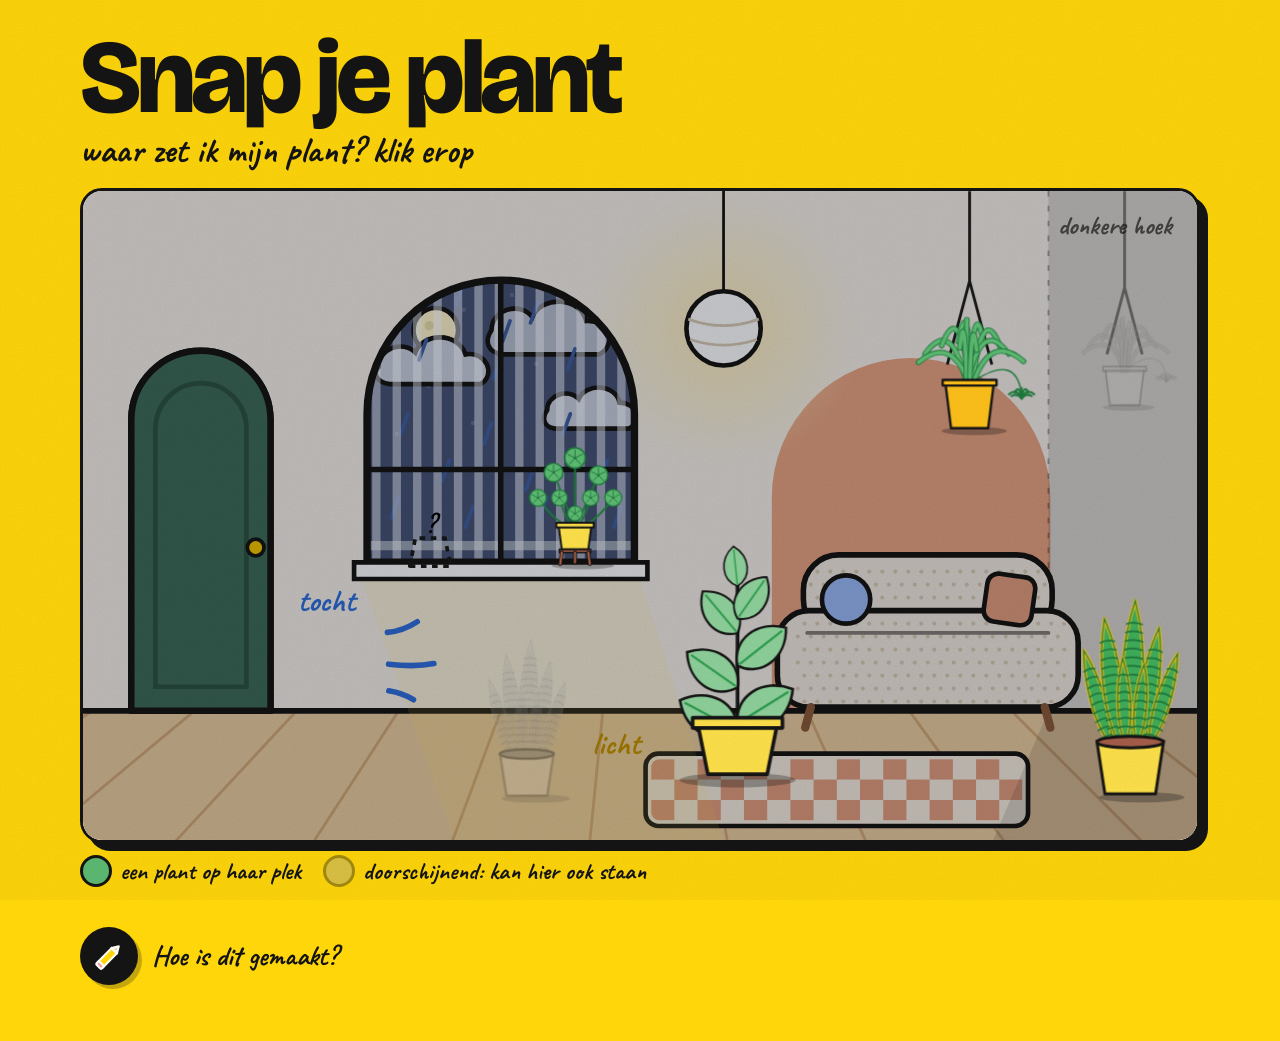
<file: index.html>
<!DOCTYPE html>
<html lang="nl">
<head>
<meta charset="UTF-8">
<meta name="viewport" content="width=device-width, initial-scale=1.0, viewport-fit=cover">
<meta name="description" content="Welke plant past waar in je huiskamer? Geanimeerde plantenfiches, getekend in een schriftje.">
<meta name="theme-color" content="#FFD60A">
<meta name="apple-mobile-web-app-capable" content="yes">
<meta name="apple-mobile-web-app-title" content="Snap je plant">
<link rel="manifest" href="manifest.webmanifest">
<link rel="icon" href="icons/icon.svg" type="image/svg+xml">
<link rel="apple-touch-icon" href="icons/apple-touch-icon.png">
<title>Snap je plant</title>
<link rel="stylesheet" href="https://fonts.googleapis.com/css2?family=Bricolage+Grotesque:opsz,wght@12..96,500;12..96,800&family=Caveat:wght@600;700&display=swap">
<style>
:root{--desk:#FFD60A;--ink:#141414;--paper:#FFFDF6;--leaf:#2E9E4F;--red:#D8263A;--purple:#5B2A9E;
--display:"Bricolage Grotesque",system-ui,sans-serif;--hand:"Caveat","Comic Sans MS",cursive;color-scheme:light}
body{margin:0;background:var(--desk);color:var(--ink);font-family:var(--display)}
[hidden]{display:none!important}
.wrap{max-width:1120px;margin:0 auto;padding-inline:16px;padding-block:32px 56px}
h1{font:800 clamp(48px,11vw,104px)/.88 var(--display);letter-spacing:-.04em;margin:0;text-wrap:balance}
.hand{font:700 clamp(26px,5.4vw,36px)/1 var(--hand);margin:8px 0 20px}
.roomwrap{border:3px solid var(--ink);border-radius:22px;box-shadow:8px 8px 0 var(--ink);overflow-x:auto;overflow-y:hidden;background:#F6EFE2;-webkit-overflow-scrolling:touch;scrollbar-width:thin}
svg.room{display:block;height:clamp(380px,68vh,600px);width:auto;max-width:none}
@media (min-width:900px){svg.room{width:100%;height:auto}}
.mini{position:relative;width:max-content;margin:14px auto 4px;border:3px solid var(--ink);border-radius:10px;overflow:hidden;background:#F6EFE2;cursor:pointer;touch-action:none}
.mini .minisvg{display:block;height:72px;width:auto}
.mini .minisvg .gust{animation:none;stroke-dashoffset:0}
.mini .vp{position:absolute;top:0;bottom:0;left:0;border:3px solid var(--ink);border-radius:6px;background:rgba(255,214,10,.28);box-sizing:border-box}
.mini .hand{position:absolute;width:30px;height:33px;left:50%;bottom:-6px;margin-left:-15px;animation:nudge 1.4s ease-in-out infinite}
.mini.moved .hand{opacity:0;transition:opacity .4s;animation:none}
@keyframes nudge{0%,100%{transform:translateX(-12px) rotate(-8deg)}50%{transform:translateX(12px) rotate(8deg)}}
.mini.off{display:none}
svg.room .lbl{font:700 34px var(--hand)}
svg.room .gust{stroke-dasharray:120;stroke-dashoffset:120;animation:gust 1.6s ease-out infinite}
svg.room .gust:nth-of-type(2){animation-delay:.5s}svg.room .gust:nth-of-type(3){animation-delay:1s}
@keyframes gust{0%{stroke-dashoffset:120;opacity:1}100%{stroke-dashoffset:-120;opacity:0}}
.pl{cursor:pointer;outline:none}
.pl .lift{transition:transform .45s cubic-bezier(.2,.8,.2,1);transform-box:fill-box;transform-origin:50% 100%}
.pl:hover .lift,.pl:focus-visible .lift{transform:translateY(-10px) scale(1.04)}
.pl .enter{animation:plIn .9s cubic-bezier(.2,.8,.2,1) var(--d,0s) both}
@keyframes plIn{from{opacity:0;transform:translateY(24px)}to{opacity:1;transform:none}}
.pl .sway{transform-box:fill-box;transform-origin:50% 100%;animation:plSway var(--t,6s) ease-in-out infinite}
@keyframes plSway{0%,100%{transform:rotate(-1.2deg)}50%{transform:rotate(1.2deg)}}
.pl.ghost .lift{animation:ghost 4s ease-in-out infinite}
@keyframes ghost{0%,100%{opacity:.3}50%{opacity:.5}}
svg.room .swing{transform-box:view-box;transform-origin:690px 0;animation:swing 7s ease-in-out infinite}
@keyframes swing{0%,100%{transform:rotate(-2deg)}50%{transform:rotate(2deg)}}
svg.room .beam{animation:beam 6s ease-in-out infinite}
svg.room .beamwrap,svg.room .sky,svg.room .nightveil,svg.room .lampglow,svg.room .stars,svg.room .moon,svg.room .clouds,svg.room .rain{transition:opacity 2.5s ease,fill 2.5s ease}
svg.room .door{cursor:pointer;outline:none}
svg.room .door .leaf{transform-box:view-box;transform-origin:52px 400px;transition:transform .9s cubic-bezier(.2,.8,.2,1)}
svg.room .door.open .leaf{transform:scaleX(.18) skewY(4deg)}
svg.room .door:hover .knob{fill:#FFE38A}
svg.room .door:focus-visible .leaf path:first-child{stroke:var(--purple);stroke-width:9}
svg.room .knob{animation:knob 3.2s ease-in-out infinite}
@keyframes knob{0%,80%,100%{transform:none}86%{transform:translateX(-2px)}92%{transform:translateX(2px)}}
svg.room .knob{transform-box:fill-box;transform-origin:center}
svg.room .rain path{animation:rain .7s linear infinite}
svg.room .rain path:nth-child(3n){animation-delay:-.25s}svg.room .rain path:nth-child(3n+1){animation-delay:-.5s}
@keyframes rain{from{transform:translate(0,-60px)}to{transform:translate(-16px,60px)}}
svg.room .cat{--cat:#E39B5B;--spot:#F2C08F;pointer-events:none;outline:none}
svg.room .cat.home{pointer-events:auto;cursor:pointer}
svg.room .cat.home:hover .lie{filter:drop-shadow(0 0 6px rgba(255,214,10,.9))}
svg.room .cat:focus-visible .lie{filter:drop-shadow(0 0 0 #5B2A9E) drop-shadow(0 0 4px #5B2A9E)}
svg.room .cat .legs path{transform-box:fill-box;transform-origin:50% 0}
svg.room .cat.walking .lg1{animation:leg .36s ease-in-out infinite alternate}
svg.room .cat.walking .lg2{animation:leg .36s ease-in-out infinite alternate-reverse}
@keyframes leg{from{transform:rotate(-22deg)}to{transform:rotate(22deg)}}
svg.room .cat .tail2{transform-box:fill-box;transform-origin:0 100%;animation:tailx 3s ease-in-out infinite}
@keyframes tailx{0%,100%{transform:rotate(0)}50%{transform:rotate(14deg)}}
svg.room .cat .zzz{animation:zzz 3.6s ease-in-out infinite}
@keyframes zzz{0%{opacity:0;transform:translate(0,6px)}30%,70%{opacity:1}100%{opacity:0;transform:translate(10px,-14px)}}
.minisvg .cat,.minisvg .bus{display:none}
@keyframes beam{0%,100%{opacity:.36}50%{opacity:.52}}
.minisvg .sway,.minisvg .swing,.minisvg .beam,.minisvg .enter,.minisvg .lift{animation:none!important}
.pl .hit{fill:transparent}
.pl.ghost .lift{opacity:.38;filter:grayscale(1)}
.pl.ghost path[stroke]{opacity:.5}
.pl.ghost:hover .lift,.pl.ghost:focus-visible .lift{opacity:.85;filter:none}
.pl:focus-visible .lift{filter:drop-shadow(0 0 0 transparent) drop-shadow(0 0 6px #5B2A9E)}
.legend{display:flex;flex-wrap:wrap;gap:6px 22px;font:700 24px/1.1 var(--hand);margin:12px 0 0}
.legend span{display:flex;align-items:center;gap:8px}
.legend i{display:inline-block;width:26px;height:26px;border-radius:50%;background:#5DBB72;border:3px solid var(--ink)}
.legend i.g{opacity:.38;filter:grayscale(1)}
h2.all{font:800 clamp(28px,6vw,44px)/1 var(--display);letter-spacing:-.03em;margin:44px 0 16px}
.mosaic{display:grid;grid-template-columns:repeat(auto-fill,minmax(150px,1fr));grid-auto-rows:200px;grid-auto-flow:dense;gap:16px}
.tile{container-type:inline-size;position:relative;display:flex;flex-direction:column;text-decoration:none;color:var(--ink);border:3px solid var(--ink);border-radius:18px;box-shadow:5px 5px 0 var(--ink);overflow:hidden;transition:transform .2s,box-shadow .2s;min-width:0}
.tile:hover{transform:translate(-2px,-3px);box-shadow:8px 9px 0 var(--ink)}
.tile:focus-visible{outline:3px solid var(--purple);outline-offset:3px}
.tile.big{grid-column:span 2;grid-row:span 2}.tile.tall{grid-row:span 2}.tile.wide{grid-column:span 2}
.tile svg.plant{flex:1;min-height:0;width:100%;padding:8px;box-sizing:border-box}
.label{background:var(--paper);border-top:3px solid var(--ink);padding:8px 12px 10px;display:flex;flex-direction:column;gap:3px}
.sci{font:700 19px/1 var(--hand);color:var(--leaf);overflow-wrap:break-word}
.name{font:800 clamp(14px,10.5cqi,20px)/1.05 var(--display);letter-spacing:-.02em;margin:0;overflow-wrap:normal;hyphens:manual}
.big .name{font-size:clamp(22px,9cqi,30px)}.big .sci{font-size:25px}
.needs{list-style:none;margin:4px 0 0;padding:0;display:flex;flex-wrap:wrap;gap:4px 10px}
.needs li{display:flex;align-items:center;gap:4px;font:700 19px/1 var(--hand)}
.needs svg{width:17px;height:17px;flex:none}
.big .needs li{font-size:23px}.big .needs svg{width:20px;height:20px}
.badge{position:absolute;top:10px;right:10px;font:800 10px var(--display);letter-spacing:.1em;text-transform:uppercase;background:var(--red);color:var(--paper);border-radius:99px;padding:4px 8px;z-index:1}
.play{position:absolute;top:10px;left:10px;width:30px;height:30px;border-radius:50%;background:var(--ink);color:var(--desk);display:grid;place-items:center;font-size:11px;z-index:1}
.soon{border:3px dashed var(--ink);border-radius:18px;display:grid;place-items:center;text-align:center;padding:14px;font:700 28px/1 var(--hand)}
.how{margin-top:40px;display:flex;flex-direction:column;align-items:flex-start;gap:16px}
.how-btn{all:unset;box-sizing:border-box;display:flex;align-items:center;gap:14px;cursor:pointer;font:700 28px/1 var(--hand);color:var(--ink)}
.how-btn .pen{width:58px;height:58px;border-radius:50%;background:var(--ink);display:grid;place-items:center;box-shadow:4px 4px 0 rgba(20,20,20,.25);transition:transform .2s}
.how-btn .pen svg{width:34px;height:34px}
.how-btn:hover .pen{transform:rotate(-12deg) scale(1.06)}
.how-btn[aria-expanded="true"] .pen{background:var(--paper);box-shadow:0 0 0 3px var(--ink),4px 4px 0 3px var(--ink)}
.how-btn[aria-expanded="true"] .pen svg rect,.how-btn[aria-expanded="true"] .pen svg path{stroke:var(--ink)}
.how-btn:focus-visible .pen{outline:3px solid var(--purple);outline-offset:4px}
.how-panel{width:100%;background:var(--paper);border:3px solid var(--ink);border-radius:22px;box-shadow:8px 8px 0 var(--ink);padding:22px;box-sizing:border-box;animation:howOpen .35s cubic-bezier(.3,1.4,.5,1)}
@keyframes howOpen{from{opacity:0;transform:translateY(-10px) scale(.98)}to{opacity:1;transform:none}}
.how-stage{touch-action:pan-y}
.how-step{margin:0;display:grid;grid-template-columns:minmax(0,1.1fr) minmax(0,1fr);gap:20px 32px;align-items:center;min-height:240px;animation:howIn .35s ease-out}
@keyframes howIn{from{opacity:0;transform:translateX(18px)}to{opacity:1;transform:none}}
.how-art{width:100%;height:auto;max-height:300px}
.how-num{font:800 12px var(--display);letter-spacing:.14em;text-transform:uppercase;color:var(--leaf)}
.how-step h3{font:800 clamp(30px,5.5vw,46px)/1 var(--display);letter-spacing:-.03em;margin:8px 0 12px}
.how-step p{font:700 clamp(22px,3.6vw,27px)/1.18 var(--hand);margin:0;max-width:34ch}
.how-nav{display:flex;align-items:center;justify-content:space-between;gap:12px;margin-top:18px}
.how-nav button{font:800 16px var(--display);border:3px solid var(--ink);border-radius:99px;padding:9px 18px;background:var(--paper);color:var(--ink);box-shadow:3px 3px 0 var(--ink);cursor:pointer}
.how-nav button:active{transform:translate(2px,2px);box-shadow:1px 1px 0 var(--ink)}
.how-nav button:focus-visible{outline:3px solid var(--purple);outline-offset:3px}
.how-nav .how-next{background:var(--ink);color:var(--desk)}
.how-nav .how-prev[disabled]{opacity:.3;cursor:default}
.how-dots{display:flex;gap:8px}
.how-dots i{width:10px;height:10px;border-radius:50%;border:2px solid var(--ink)}
.how-dots i.on{background:var(--ink)}
.how-flash{animation:howFlash 1.4s ease-in-out infinite}
@keyframes howFlash{0%,100%{opacity:.25}50%{opacity:1}}
.how-sway{transform-box:fill-box;transform-origin:50% 100%;animation:howSway 2.4s ease-in-out infinite}
@keyframes howSway{0%,100%{transform:rotate(-4deg)}50%{transform:rotate(4deg)}}
.how-spark{animation:howFlash 1.8s ease-in-out infinite}
@media (max-width:720px){.how-step{grid-template-columns:1fr;gap:10px}.how-panel{padding:16px}.how-art{max-height:220px}}
@media (prefers-reduced-motion:reduce){.how-panel,.how-step,.how-flash,.how-sway,.how-spark{animation:none}}
.foot{margin-top:40px;font:700 22px/1.2 var(--hand);max-width:52ch}
@media (max-width:520px){.mosaic{grid-auto-rows:215px}}
@media (max-width:360px){.mosaic{grid-template-columns:1fr}.tile.big,.tile.wide{grid-column:span 1}}
@media (prefers-reduced-motion:reduce){.tile,.pl .lift{transition:none}.pl .enter,.pl .sway,.pl.ghost .lift,svg.room .swing,svg.room .beam,svg.room .rain path,svg.room .knob,svg.room .cat *{animation:none}svg.room .gust{animation:none;stroke-dashoffset:0}.mini .hand{animation:none}}
</style>
<style id="smooth">/* Gedeelde afwerking voor de hele app: overgangen, korrel, soepele knoppen. */

/* vloeiende overgang tussen kamer en reels (browsers die het kennen) */
@view-transition{navigation:auto}
::view-transition-old(root){animation:vtOut .32s cubic-bezier(.4,0,.2,1) both}
::view-transition-new(root){animation:vtIn .48s cubic-bezier(.2,.8,.2,1) both}
@keyframes vtOut{to{opacity:0;transform:scale(.985);filter:blur(4px)}}
@keyframes vtIn{from{opacity:0;transform:translateY(18px) scale(1.01);filter:blur(6px)}}

/* fijne papierkorrel over het geheel */
body::after{content:"";position:fixed;inset:0;pointer-events:none;z-index:50;opacity:.07;mix-blend-mode:multiply;
  background-image:url("data:image/svg+xml,%3Csvg xmlns='http://www.w3.org/2000/svg' width='160' height='160'%3E%3Cfilter id='n'%3E%3CfeTurbulence type='fractalNoise' baseFrequency='.9' numOctaves='2' stitchTiles='stitch'/%3E%3CfeColorMatrix values='0 0 0 0 0 0 0 0 0 0 0 0 0 0 0 0 0 0 .9 0'/%3E%3C/filter%3E%3Crect width='160' height='160' filter='url(%23n)'/%3E%3C/svg%3E")}

/* soepele knoppen */
button,.home,.chip,.how-btn .pen{transition:transform .35s cubic-bezier(.2,.8,.2,1),box-shadow .35s cubic-bezier(.2,.8,.2,1),background-color .25s,color .25s}

@media (prefers-reduced-motion:reduce){
  ::view-transition-old(root),::view-transition-new(root){animation:none}
}
</style>
</head>
<body>
<svg width="0" height="0" style="position:absolute" aria-hidden="true"><defs><g id="pl"><circle r="24" fill="#5DBB72" stroke="#1E7A3C" stroke-width="3.5"/><path d="M0 0V-19M0 0l17-9M0 0l13 14M0 0l-13 14M0 0l-17-9" stroke="#1E7A3C" stroke-width="2.2" stroke-linecap="round"/><circle r="3" fill="#1E7A3C"/></g><g id="fl"><path d="M0 0C-38-18-40-70 0-100C40-70 38-18 0 0Z" fill="#8ED19B" stroke="#141414" stroke-width="4"/><path d="M0-4V-92" stroke="#2E9E4F" stroke-width="3.5"/></g></defs></svg><div class="wrap">
<h1>Snap je plant</h1><p class="hand">waar zet ik mijn plant? klik erop</p>
<div class="roomwrap"><svg class="room" viewBox="0 0 1200 700" role="group" aria-label="Huiskamer met de planten op hun plek"><rect width="1200" height="700" fill="#F6EFE2"/>
<!-- geschilderde boog achter de zetel -->
<path d="M742 560V330A150 150 0 0 1 1042 330V560Z" fill="#E9A27F"/>
<!-- papieren hanglamp -->
<circle class="lampglow" cx="690" cy="148" r="150" fill="url(#glow)" opacity="0"/>
<radialGradient id="glow"><stop offset="0" stop-color="#FFE9A8" stop-opacity=".9"/><stop offset="1" stop-color="#FFE9A8" stop-opacity="0"/></radialGradient>
<g class="swing"><path d="M690 0V108" stroke="#141414" stroke-width="3"/>
<circle cx="690" cy="148" r="40" fill="#FFFDF6" stroke="#141414" stroke-width="5"/>
<path d="M652 138q38 14 76 0M654 160q36 12 72 0" stroke="#D8C9B0" stroke-width="3" fill="none"/></g>
<!-- donkere hoek -->
<path d="M1040 0H1200V560H1040Z" fill="#141414" opacity=".13"/>
<path d="M1040 0V560" stroke="#141414" stroke-width="2" stroke-dasharray="6 10" opacity=".35"/>
<!-- vloer -->
<rect y="560" width="1200" height="140" fill="#EBCB9C"/><path d="M-100 560L-345 700" stroke="#D2A774" stroke-width="3"/><path d="M10 560L-196 700" stroke="#D2A774" stroke-width="3"/><path d="M120 560L-48 700" stroke="#D2A774" stroke-width="3"/><path d="M230 560L100 700" stroke="#D2A774" stroke-width="3"/><path d="M340 560L249 700" stroke="#D2A774" stroke-width="3"/><path d="M450 560L398 700" stroke="#D2A774" stroke-width="3"/><path d="M560 560L546 700" stroke="#D2A774" stroke-width="3"/><path d="M670 560L694 700" stroke="#D2A774" stroke-width="3"/><path d="M780 560L843 700" stroke="#D2A774" stroke-width="3"/><path d="M890 560L992 700" stroke="#D2A774" stroke-width="3"/><path d="M1000 560L1140 700" stroke="#D2A774" stroke-width="3"/><path d="M1110 560L1288 700" stroke="#D2A774" stroke-width="3"/><path d="M1220 560L1437 700" stroke="#D2A774" stroke-width="3"/><path d="M1330 560L1586 700" stroke="#D2A774" stroke-width="3"/>
<rect x="606" y="606" width="412" height="78" rx="14" fill="#F6EBD8" stroke="#141414" stroke-width="5"/>
<g clip-path="url(#rug)"><rect x="612" y="612" width="25" height="22" fill="#E39B7B"/><rect x="662" y="612" width="25" height="22" fill="#E39B7B"/><rect x="712" y="612" width="25" height="22" fill="#E39B7B"/><rect x="762" y="612" width="25" height="22" fill="#E39B7B"/><rect x="812" y="612" width="25" height="22" fill="#E39B7B"/><rect x="862" y="612" width="25" height="22" fill="#E39B7B"/><rect x="912" y="612" width="25" height="22" fill="#E39B7B"/><rect x="962" y="612" width="25" height="22" fill="#E39B7B"/><rect x="637" y="634" width="25" height="22" fill="#E39B7B"/><rect x="687" y="634" width="25" height="22" fill="#E39B7B"/><rect x="737" y="634" width="25" height="22" fill="#E39B7B"/><rect x="787" y="634" width="25" height="22" fill="#E39B7B"/><rect x="837" y="634" width="25" height="22" fill="#E39B7B"/><rect x="887" y="634" width="25" height="22" fill="#E39B7B"/><rect x="937" y="634" width="25" height="22" fill="#E39B7B"/><rect x="987" y="634" width="25" height="22" fill="#E39B7B"/><rect x="612" y="656" width="25" height="22" fill="#E39B7B"/><rect x="662" y="656" width="25" height="22" fill="#E39B7B"/><rect x="712" y="656" width="25" height="22" fill="#E39B7B"/><rect x="762" y="656" width="25" height="22" fill="#E39B7B"/><rect x="812" y="656" width="25" height="22" fill="#E39B7B"/><rect x="862" y="656" width="25" height="22" fill="#E39B7B"/><rect x="912" y="656" width="25" height="22" fill="#E39B7B"/><rect x="962" y="656" width="25" height="22" fill="#E39B7B"/></g>
<clipPath id="rug"><rect x="612" y="612" width="400" height="66" rx="9"/></clipPath>
<path d="M1040 560L1200 560V700H980Z" fill="#141414" opacity=".13"/>
<path d="M0 560H1200" stroke="#141414" stroke-width="6"/>
<!-- boograam met vitrage -->
<g class="beamwrap"><path class="beam" d="M300 418H600L690 700H400Z" fill="#FFE24A" opacity=".45"/></g>
<clipPath id="win"><path d="M306 400V240A144 144 0 0 1 594 240V400Z"/></clipPath>
<path class="sky" d="M306 400V240A144 144 0 0 1 594 240V400Z" fill="#BFE3FF"/>
<g clip-path="url(#win)">
<g class="stars" opacity="0"><circle cx="340" cy="150" r="2.4" fill="#FFFDF6"/><circle cx="372" cy="210" r="2.4" fill="#FFFDF6"/><circle cx="410" cy="128" r="2.4" fill="#FFFDF6"/><circle cx="488" cy="186" r="2.4" fill="#FFFDF6"/><circle cx="560" cy="232" r="2.4" fill="#FFFDF6"/><circle cx="338" cy="262" r="2.4" fill="#FFFDF6"/><circle cx="420" cy="250" r="2.4" fill="#FFFDF6"/><circle cx="574" cy="150" r="2.4" fill="#FFFDF6"/><circle cx="462" cy="112" r="2.4" fill="#FFFDF6"/></g>
<g class="moon" opacity="0"><circle cx="0" cy="0" r="24" fill="#FFF3C4" stroke="#141414" stroke-width="5"/><circle cx="-7" cy="-5" r="5" fill="#E9DDA8"/><circle cx="8" cy="8" r="3.5" fill="#E9DDA8"/></g>
<g class="sun"><circle cx="0" cy="0" r="28" fill="#F5C400" stroke="#141414" stroke-width="5"/></g>
<g class="clouds" opacity="0"><path d="M318 190c0-20 26-30 40-16 8-22 46-22 54 2 22-4 34 22 16 32h-98c-14-2-18-12-12-18Z" fill="#C9CED6" stroke="#141414" stroke-width="5"/>
<path d="M440 150c0-22 30-32 44-14 10-24 52-22 58 4 24-2 34 26 14 36h-104c-16-2-20-14-12-26Z" fill="#B7BDC7" stroke="#141414" stroke-width="5"/>
<path d="M500 236c0-16 22-24 34-12 8-18 40-16 44 4 18 0 26 20 10 28h-80c-12-2-14-12-8-20Z" fill="#C9CED6" stroke="#141414" stroke-width="5"/></g>
<path class="street" d="M306 382H594" stroke="#9AA3AD" stroke-width="10"/>
<g class="bus" transform="translate(-260 0)"><rect x="0" y="318" width="210" height="58" rx="12" fill="#FFFDF6" stroke="#141414" stroke-width="5"/>
<rect x="0" y="352" width="210" height="10" fill="#FFD60A"/>
<g fill="#9FD3F0" stroke="#141414" stroke-width="3"><rect x="12" y="326" width="28" height="20" rx="4"/><rect x="48" y="326" width="28" height="20" rx="4"/><rect x="84" y="326" width="28" height="20" rx="4"/><rect x="120" y="326" width="28" height="20" rx="4"/><rect x="156" y="326" width="28" height="20" rx="4"/></g>
<rect x="186" y="326" width="18" height="30" rx="4" fill="#9FD3F0" stroke="#141414" stroke-width="3"/>
<circle cx="44" cy="378" r="11" fill="#141414"/><circle cx="168" cy="378" r="11" fill="#141414"/></g>
<g class="rain" opacity="0"><path d="M330 110l-8 22" stroke="#3E5F9E" stroke-width="4" stroke-linecap="round"/><path d="M370 160l-8 22" stroke="#3E5F9E" stroke-width="4" stroke-linecap="round"/><path d="M410 100l-8 22" stroke="#3E5F9E" stroke-width="4" stroke-linecap="round"/><path d="M450 180l-8 22" stroke="#3E5F9E" stroke-width="4" stroke-linecap="round"/><path d="M490 120l-8 22" stroke="#3E5F9E" stroke-width="4" stroke-linecap="round"/><path d="M530 170l-8 22" stroke="#3E5F9E" stroke-width="4" stroke-linecap="round"/><path d="M570 110l-8 22" stroke="#3E5F9E" stroke-width="4" stroke-linecap="round"/><path d="M350 240l-8 22" stroke="#3E5F9E" stroke-width="4" stroke-linecap="round"/><path d="M395 290l-8 22" stroke="#3E5F9E" stroke-width="4" stroke-linecap="round"/><path d="M440 250l-8 22" stroke="#3E5F9E" stroke-width="4" stroke-linecap="round"/><path d="M485 300l-8 22" stroke="#3E5F9E" stroke-width="4" stroke-linecap="round"/><path d="M525 240l-8 22" stroke="#3E5F9E" stroke-width="4" stroke-linecap="round"/><path d="M565 290l-8 22" stroke="#3E5F9E" stroke-width="4" stroke-linecap="round"/><path d="M340 330l-8 22" stroke="#3E5F9E" stroke-width="4" stroke-linecap="round"/><path d="M420 340l-8 22" stroke="#3E5F9E" stroke-width="4" stroke-linecap="round"/><path d="M500 330l-8 22" stroke="#3E5F9E" stroke-width="4" stroke-linecap="round"/><path d="M580 340l-8 22" stroke="#3E5F9E" stroke-width="4" stroke-linecap="round"/><path d="M460 140l-8 22" stroke="#3E5F9E" stroke-width="4" stroke-linecap="round"/><path d="M380 60l-8 22" stroke="#3E5F9E" stroke-width="4" stroke-linecap="round"/><path d="M540 70l-8 22" stroke="#3E5F9E" stroke-width="4" stroke-linecap="round"/></g>
<g opacity=".5"><path d="M316 90V400" stroke="#fff" stroke-width="9"/><path d="M338 90V400" stroke="#fff" stroke-width="9"/><path d="M360 90V400" stroke="#fff" stroke-width="9"/><path d="M382 90V400" stroke="#fff" stroke-width="9"/><path d="M404 90V400" stroke="#fff" stroke-width="9"/><path d="M426 90V400" stroke="#fff" stroke-width="9"/><path d="M448 90V400" stroke="#fff" stroke-width="9"/><path d="M470 90V400" stroke="#fff" stroke-width="9"/><path d="M492 90V400" stroke="#fff" stroke-width="9"/><path d="M514 90V400" stroke="#fff" stroke-width="9"/><path d="M536 90V400" stroke="#fff" stroke-width="9"/><path d="M558 90V400" stroke="#fff" stroke-width="9"/><path d="M580 90V400" stroke="#fff" stroke-width="9"/></g></g>
<path d="M450 96V400M306 300H594" stroke="#141414" stroke-width="6"/>
<path d="M306 400V240A144 144 0 0 1 594 240V400Z" fill="none" stroke="#141414" stroke-width="8" stroke-linejoin="round"/>
<path d="M292 400H608V418H292Z" fill="#FFFDF6" stroke="#141414" stroke-width="5"/>
<!-- boogdeur met tocht -->
<path d="M52 560V247A75 75 0 0 1 202 247V560Z" fill="#2A2622" stroke="#141414" stroke-width="7" stroke-linejoin="round"/>
<path d="M60 560L194 560L180 520H74Z" fill="#3A332D"/>
<g class="door" role="button" tabindex="0" aria-label="Open de deur"><title>Open de deur</title>
<g class="leaf"><path d="M52 560V247A75 75 0 0 1 202 247V560Z" fill="#3E6B57" stroke="#141414" stroke-width="7" stroke-linejoin="round"/>
<path d="M78 534V256A49 49 0 0 1 176 256V534Z" fill="none" stroke="#2C5242" stroke-width="5"/>
<circle class="knob" cx="186" cy="384" r="9" fill="#F5C400" stroke="#141414" stroke-width="4"/></g></g>
<g stroke="#2F6FD6" stroke-width="6" fill="none" stroke-linecap="round">
<path class="gust" d="M210 470q40-14 80 0t70-6"/><path class="gust" d="M210 505q46-10 92 0t76 4"/><path class="gust" d="M210 540q40 8 80 0t66 8"/></g>
<text x="232" y="452" class="lbl" fill="#2F6FD6">tocht</text>
<!-- boucle-zetel -->
<rect x="776" y="392" width="268" height="86" rx="38" fill="#F2E8D8" stroke="#141414" stroke-width="6"/>
<rect x="748" y="452" width="324" height="104" rx="34" fill="#F2E8D8" stroke="#141414" stroke-width="6"/>
<clipPath id="sofa"><rect x="779" y="395" width="262" height="53" rx="35"/><rect x="751" y="458" width="318" height="95" rx="31"/></clipPath>
<g clip-path="url(#sofa)"><circle cx="777" cy="410" r="2.2" fill="#D8C9B0"/><circle cx="791" cy="410" r="2.2" fill="#D8C9B0"/><circle cx="805" cy="410" r="2.2" fill="#D8C9B0"/><circle cx="819" cy="410" r="2.2" fill="#D8C9B0"/><circle cx="833" cy="410" r="2.2" fill="#D8C9B0"/><circle cx="847" cy="410" r="2.2" fill="#D8C9B0"/><circle cx="861" cy="410" r="2.2" fill="#D8C9B0"/><circle cx="875" cy="410" r="2.2" fill="#D8C9B0"/><circle cx="889" cy="410" r="2.2" fill="#D8C9B0"/><circle cx="903" cy="410" r="2.2" fill="#D8C9B0"/><circle cx="917" cy="410" r="2.2" fill="#D8C9B0"/><circle cx="931" cy="410" r="2.2" fill="#D8C9B0"/><circle cx="945" cy="410" r="2.2" fill="#D8C9B0"/><circle cx="959" cy="410" r="2.2" fill="#D8C9B0"/><circle cx="973" cy="410" r="2.2" fill="#D8C9B0"/><circle cx="987" cy="410" r="2.2" fill="#D8C9B0"/><circle cx="1001" cy="410" r="2.2" fill="#D8C9B0"/><circle cx="1015" cy="410" r="2.2" fill="#D8C9B0"/><circle cx="1029" cy="410" r="2.2" fill="#D8C9B0"/><circle cx="1043" cy="410" r="2.2" fill="#D8C9B0"/><circle cx="1057" cy="410" r="2.2" fill="#D8C9B0"/><circle cx="770" cy="424" r="2.2" fill="#D8C9B0"/><circle cx="784" cy="424" r="2.2" fill="#D8C9B0"/><circle cx="798" cy="424" r="2.2" fill="#D8C9B0"/><circle cx="812" cy="424" r="2.2" fill="#D8C9B0"/><circle cx="826" cy="424" r="2.2" fill="#D8C9B0"/><circle cx="840" cy="424" r="2.2" fill="#D8C9B0"/><circle cx="854" cy="424" r="2.2" fill="#D8C9B0"/><circle cx="868" cy="424" r="2.2" fill="#D8C9B0"/><circle cx="882" cy="424" r="2.2" fill="#D8C9B0"/><circle cx="896" cy="424" r="2.2" fill="#D8C9B0"/><circle cx="910" cy="424" r="2.2" fill="#D8C9B0"/><circle cx="924" cy="424" r="2.2" fill="#D8C9B0"/><circle cx="938" cy="424" r="2.2" fill="#D8C9B0"/><circle cx="952" cy="424" r="2.2" fill="#D8C9B0"/><circle cx="966" cy="424" r="2.2" fill="#D8C9B0"/><circle cx="980" cy="424" r="2.2" fill="#D8C9B0"/><circle cx="994" cy="424" r="2.2" fill="#D8C9B0"/><circle cx="1008" cy="424" r="2.2" fill="#D8C9B0"/><circle cx="1022" cy="424" r="2.2" fill="#D8C9B0"/><circle cx="1036" cy="424" r="2.2" fill="#D8C9B0"/><circle cx="1050" cy="424" r="2.2" fill="#D8C9B0"/><circle cx="777" cy="438" r="2.2" fill="#D8C9B0"/><circle cx="791" cy="438" r="2.2" fill="#D8C9B0"/><circle cx="805" cy="438" r="2.2" fill="#D8C9B0"/><circle cx="819" cy="438" r="2.2" fill="#D8C9B0"/><circle cx="833" cy="438" r="2.2" fill="#D8C9B0"/><circle cx="847" cy="438" r="2.2" fill="#D8C9B0"/><circle cx="861" cy="438" r="2.2" fill="#D8C9B0"/><circle cx="875" cy="438" r="2.2" fill="#D8C9B0"/><circle cx="889" cy="438" r="2.2" fill="#D8C9B0"/><circle cx="903" cy="438" r="2.2" fill="#D8C9B0"/><circle cx="917" cy="438" r="2.2" fill="#D8C9B0"/><circle cx="931" cy="438" r="2.2" fill="#D8C9B0"/><circle cx="945" cy="438" r="2.2" fill="#D8C9B0"/><circle cx="959" cy="438" r="2.2" fill="#D8C9B0"/><circle cx="973" cy="438" r="2.2" fill="#D8C9B0"/><circle cx="987" cy="438" r="2.2" fill="#D8C9B0"/><circle cx="1001" cy="438" r="2.2" fill="#D8C9B0"/><circle cx="1015" cy="438" r="2.2" fill="#D8C9B0"/><circle cx="1029" cy="438" r="2.2" fill="#D8C9B0"/><circle cx="1043" cy="438" r="2.2" fill="#D8C9B0"/><circle cx="1057" cy="438" r="2.2" fill="#D8C9B0"/><circle cx="770" cy="452" r="2.2" fill="#D8C9B0"/><circle cx="784" cy="452" r="2.2" fill="#D8C9B0"/><circle cx="798" cy="452" r="2.2" fill="#D8C9B0"/><circle cx="812" cy="452" r="2.2" fill="#D8C9B0"/><circle cx="826" cy="452" r="2.2" fill="#D8C9B0"/><circle cx="840" cy="452" r="2.2" fill="#D8C9B0"/><circle cx="854" cy="452" r="2.2" fill="#D8C9B0"/><circle cx="868" cy="452" r="2.2" fill="#D8C9B0"/><circle cx="882" cy="452" r="2.2" fill="#D8C9B0"/><circle cx="896" cy="452" r="2.2" fill="#D8C9B0"/><circle cx="910" cy="452" r="2.2" fill="#D8C9B0"/><circle cx="924" cy="452" r="2.2" fill="#D8C9B0"/><circle cx="938" cy="452" r="2.2" fill="#D8C9B0"/><circle cx="952" cy="452" r="2.2" fill="#D8C9B0"/><circle cx="966" cy="452" r="2.2" fill="#D8C9B0"/><circle cx="980" cy="452" r="2.2" fill="#D8C9B0"/><circle cx="994" cy="452" r="2.2" fill="#D8C9B0"/><circle cx="1008" cy="452" r="2.2" fill="#D8C9B0"/><circle cx="1022" cy="452" r="2.2" fill="#D8C9B0"/><circle cx="1036" cy="452" r="2.2" fill="#D8C9B0"/><circle cx="1050" cy="452" r="2.2" fill="#D8C9B0"/><circle cx="777" cy="466" r="2.2" fill="#D8C9B0"/><circle cx="791" cy="466" r="2.2" fill="#D8C9B0"/><circle cx="805" cy="466" r="2.2" fill="#D8C9B0"/><circle cx="819" cy="466" r="2.2" fill="#D8C9B0"/><circle cx="833" cy="466" r="2.2" fill="#D8C9B0"/><circle cx="847" cy="466" r="2.2" fill="#D8C9B0"/><circle cx="861" cy="466" r="2.2" fill="#D8C9B0"/><circle cx="875" cy="466" r="2.2" fill="#D8C9B0"/><circle cx="889" cy="466" r="2.2" fill="#D8C9B0"/><circle cx="903" cy="466" r="2.2" fill="#D8C9B0"/><circle cx="917" cy="466" r="2.2" fill="#D8C9B0"/><circle cx="931" cy="466" r="2.2" fill="#D8C9B0"/><circle cx="945" cy="466" r="2.2" fill="#D8C9B0"/><circle cx="959" cy="466" r="2.2" fill="#D8C9B0"/><circle cx="973" cy="466" r="2.2" fill="#D8C9B0"/><circle cx="987" cy="466" r="2.2" fill="#D8C9B0"/><circle cx="1001" cy="466" r="2.2" fill="#D8C9B0"/><circle cx="1015" cy="466" r="2.2" fill="#D8C9B0"/><circle cx="1029" cy="466" r="2.2" fill="#D8C9B0"/><circle cx="1043" cy="466" r="2.2" fill="#D8C9B0"/><circle cx="1057" cy="466" r="2.2" fill="#D8C9B0"/><circle cx="770" cy="480" r="2.2" fill="#D8C9B0"/><circle cx="784" cy="480" r="2.2" fill="#D8C9B0"/><circle cx="798" cy="480" r="2.2" fill="#D8C9B0"/><circle cx="812" cy="480" r="2.2" fill="#D8C9B0"/><circle cx="826" cy="480" r="2.2" fill="#D8C9B0"/><circle cx="840" cy="480" r="2.2" fill="#D8C9B0"/><circle cx="854" cy="480" r="2.2" fill="#D8C9B0"/><circle cx="868" cy="480" r="2.2" fill="#D8C9B0"/><circle cx="882" cy="480" r="2.2" fill="#D8C9B0"/><circle cx="896" cy="480" r="2.2" fill="#D8C9B0"/><circle cx="910" cy="480" r="2.2" fill="#D8C9B0"/><circle cx="924" cy="480" r="2.2" fill="#D8C9B0"/><circle cx="938" cy="480" r="2.2" fill="#D8C9B0"/><circle cx="952" cy="480" r="2.2" fill="#D8C9B0"/><circle cx="966" cy="480" r="2.2" fill="#D8C9B0"/><circle cx="980" cy="480" r="2.2" fill="#D8C9B0"/><circle cx="994" cy="480" r="2.2" fill="#D8C9B0"/><circle cx="1008" cy="480" r="2.2" fill="#D8C9B0"/><circle cx="1022" cy="480" r="2.2" fill="#D8C9B0"/><circle cx="1036" cy="480" r="2.2" fill="#D8C9B0"/><circle cx="1050" cy="480" r="2.2" fill="#D8C9B0"/><circle cx="777" cy="494" r="2.2" fill="#D8C9B0"/><circle cx="791" cy="494" r="2.2" fill="#D8C9B0"/><circle cx="805" cy="494" r="2.2" fill="#D8C9B0"/><circle cx="819" cy="494" r="2.2" fill="#D8C9B0"/><circle cx="833" cy="494" r="2.2" fill="#D8C9B0"/><circle cx="847" cy="494" r="2.2" fill="#D8C9B0"/><circle cx="861" cy="494" r="2.2" fill="#D8C9B0"/><circle cx="875" cy="494" r="2.2" fill="#D8C9B0"/><circle cx="889" cy="494" r="2.2" fill="#D8C9B0"/><circle cx="903" cy="494" r="2.2" fill="#D8C9B0"/><circle cx="917" cy="494" r="2.2" fill="#D8C9B0"/><circle cx="931" cy="494" r="2.2" fill="#D8C9B0"/><circle cx="945" cy="494" r="2.2" fill="#D8C9B0"/><circle cx="959" cy="494" r="2.2" fill="#D8C9B0"/><circle cx="973" cy="494" r="2.2" fill="#D8C9B0"/><circle cx="987" cy="494" r="2.2" fill="#D8C9B0"/><circle cx="1001" cy="494" r="2.2" fill="#D8C9B0"/><circle cx="1015" cy="494" r="2.2" fill="#D8C9B0"/><circle cx="1029" cy="494" r="2.2" fill="#D8C9B0"/><circle cx="1043" cy="494" r="2.2" fill="#D8C9B0"/><circle cx="1057" cy="494" r="2.2" fill="#D8C9B0"/><circle cx="770" cy="508" r="2.2" fill="#D8C9B0"/><circle cx="784" cy="508" r="2.2" fill="#D8C9B0"/><circle cx="798" cy="508" r="2.2" fill="#D8C9B0"/><circle cx="812" cy="508" r="2.2" fill="#D8C9B0"/><circle cx="826" cy="508" r="2.2" fill="#D8C9B0"/><circle cx="840" cy="508" r="2.2" fill="#D8C9B0"/><circle cx="854" cy="508" r="2.2" fill="#D8C9B0"/><circle cx="868" cy="508" r="2.2" fill="#D8C9B0"/><circle cx="882" cy="508" r="2.2" fill="#D8C9B0"/><circle cx="896" cy="508" r="2.2" fill="#D8C9B0"/><circle cx="910" cy="508" r="2.2" fill="#D8C9B0"/><circle cx="924" cy="508" r="2.2" fill="#D8C9B0"/><circle cx="938" cy="508" r="2.2" fill="#D8C9B0"/><circle cx="952" cy="508" r="2.2" fill="#D8C9B0"/><circle cx="966" cy="508" r="2.2" fill="#D8C9B0"/><circle cx="980" cy="508" r="2.2" fill="#D8C9B0"/><circle cx="994" cy="508" r="2.2" fill="#D8C9B0"/><circle cx="1008" cy="508" r="2.2" fill="#D8C9B0"/><circle cx="1022" cy="508" r="2.2" fill="#D8C9B0"/><circle cx="1036" cy="508" r="2.2" fill="#D8C9B0"/><circle cx="1050" cy="508" r="2.2" fill="#D8C9B0"/><circle cx="777" cy="522" r="2.2" fill="#D8C9B0"/><circle cx="791" cy="522" r="2.2" fill="#D8C9B0"/><circle cx="805" cy="522" r="2.2" fill="#D8C9B0"/><circle cx="819" cy="522" r="2.2" fill="#D8C9B0"/><circle cx="833" cy="522" r="2.2" fill="#D8C9B0"/><circle cx="847" cy="522" r="2.2" fill="#D8C9B0"/><circle cx="861" cy="522" r="2.2" fill="#D8C9B0"/><circle cx="875" cy="522" r="2.2" fill="#D8C9B0"/><circle cx="889" cy="522" r="2.2" fill="#D8C9B0"/><circle cx="903" cy="522" r="2.2" fill="#D8C9B0"/><circle cx="917" cy="522" r="2.2" fill="#D8C9B0"/><circle cx="931" cy="522" r="2.2" fill="#D8C9B0"/><circle cx="945" cy="522" r="2.2" fill="#D8C9B0"/><circle cx="959" cy="522" r="2.2" fill="#D8C9B0"/><circle cx="973" cy="522" r="2.2" fill="#D8C9B0"/><circle cx="987" cy="522" r="2.2" fill="#D8C9B0"/><circle cx="1001" cy="522" r="2.2" fill="#D8C9B0"/><circle cx="1015" cy="522" r="2.2" fill="#D8C9B0"/><circle cx="1029" cy="522" r="2.2" fill="#D8C9B0"/><circle cx="1043" cy="522" r="2.2" fill="#D8C9B0"/><circle cx="1057" cy="522" r="2.2" fill="#D8C9B0"/><circle cx="770" cy="536" r="2.2" fill="#D8C9B0"/><circle cx="784" cy="536" r="2.2" fill="#D8C9B0"/><circle cx="798" cy="536" r="2.2" fill="#D8C9B0"/><circle cx="812" cy="536" r="2.2" fill="#D8C9B0"/><circle cx="826" cy="536" r="2.2" fill="#D8C9B0"/><circle cx="840" cy="536" r="2.2" fill="#D8C9B0"/><circle cx="854" cy="536" r="2.2" fill="#D8C9B0"/><circle cx="868" cy="536" r="2.2" fill="#D8C9B0"/><circle cx="882" cy="536" r="2.2" fill="#D8C9B0"/><circle cx="896" cy="536" r="2.2" fill="#D8C9B0"/><circle cx="910" cy="536" r="2.2" fill="#D8C9B0"/><circle cx="924" cy="536" r="2.2" fill="#D8C9B0"/><circle cx="938" cy="536" r="2.2" fill="#D8C9B0"/><circle cx="952" cy="536" r="2.2" fill="#D8C9B0"/><circle cx="966" cy="536" r="2.2" fill="#D8C9B0"/><circle cx="980" cy="536" r="2.2" fill="#D8C9B0"/><circle cx="994" cy="536" r="2.2" fill="#D8C9B0"/><circle cx="1008" cy="536" r="2.2" fill="#D8C9B0"/><circle cx="1022" cy="536" r="2.2" fill="#D8C9B0"/><circle cx="1036" cy="536" r="2.2" fill="#D8C9B0"/><circle cx="1050" cy="536" r="2.2" fill="#D8C9B0"/><circle cx="777" cy="550" r="2.2" fill="#D8C9B0"/><circle cx="791" cy="550" r="2.2" fill="#D8C9B0"/><circle cx="805" cy="550" r="2.2" fill="#D8C9B0"/><circle cx="819" cy="550" r="2.2" fill="#D8C9B0"/><circle cx="833" cy="550" r="2.2" fill="#D8C9B0"/><circle cx="847" cy="550" r="2.2" fill="#D8C9B0"/><circle cx="861" cy="550" r="2.2" fill="#D8C9B0"/><circle cx="875" cy="550" r="2.2" fill="#D8C9B0"/><circle cx="889" cy="550" r="2.2" fill="#D8C9B0"/><circle cx="903" cy="550" r="2.2" fill="#D8C9B0"/><circle cx="917" cy="550" r="2.2" fill="#D8C9B0"/><circle cx="931" cy="550" r="2.2" fill="#D8C9B0"/><circle cx="945" cy="550" r="2.2" fill="#D8C9B0"/><circle cx="959" cy="550" r="2.2" fill="#D8C9B0"/><circle cx="973" cy="550" r="2.2" fill="#D8C9B0"/><circle cx="987" cy="550" r="2.2" fill="#D8C9B0"/><circle cx="1001" cy="550" r="2.2" fill="#D8C9B0"/><circle cx="1015" cy="550" r="2.2" fill="#D8C9B0"/><circle cx="1029" cy="550" r="2.2" fill="#D8C9B0"/><circle cx="1043" cy="550" r="2.2" fill="#D8C9B0"/><circle cx="1057" cy="550" r="2.2" fill="#D8C9B0"/></g>
<path d="M780 476h260" stroke="#141414" stroke-width="4" stroke-linecap="round" opacity=".5"/>
<circle cx="822" cy="440" r="26" fill="#9BB9EE" stroke="#141414" stroke-width="5"/>
<rect x="972" y="414" width="52" height="52" rx="12" fill="#E39B7B" stroke="#141414" stroke-width="5" transform="rotate(8 998 440)"/>
<path d="M784 556l-6 22M1036 556l6 22" stroke="#8C5A3A" stroke-width="9" stroke-linecap="round"/>
<!-- kat -->
<g class="cat" opacity="0" transform="translate(127 596)">
<g class="walk"><path class="tail" d="M-34 -30q-26-6-30-32" fill="none" stroke="var(--cat)" stroke-width="9" stroke-linecap="round"/>
<g class="legs" stroke="var(--cat)" stroke-width="8" stroke-linecap="round"><path class="lg1" d="M-22 -14v14"/><path class="lg2" d="M-10 -14v14"/><path class="lg1" d="M14 -14v14"/><path class="lg2" d="M24 -14v14"/></g>
<ellipse cx="0" cy="-26" rx="38" ry="18" fill="var(--cat)" stroke="#141414" stroke-width="4"/>
<ellipse class="spot" cx="-6" cy="-30" rx="14" ry="9" fill="var(--spot)"/>
<g transform="translate(38 -44)"><path d="M-14 -10l2-16 10 9ZM14 -10l-2-16-10 9Z" fill="var(--cat)" stroke="#141414" stroke-width="4" stroke-linejoin="round"/>
<circle r="17" fill="var(--cat)" stroke="#141414" stroke-width="4"/><circle cx="-6" cy="-2" r="2.6" fill="#141414"/><circle cx="7" cy="-2" r="2.6" fill="#141414"/><path d="M-1 5l1 2 1-2" stroke="#141414" stroke-width="2" fill="none"/></g></g>
<g class="lie" opacity="0"><path class="tail2" d="M30 -6q24 4 14-20" fill="none" stroke="var(--cat)" stroke-width="9" stroke-linecap="round"/>
<path d="M-40 0c0-26 22-38 44-38s40 14 40 38Z" fill="var(--cat)" stroke="#141414" stroke-width="4" stroke-linejoin="round"/>
<ellipse class="spot" cx="4" cy="-22" rx="14" ry="8" fill="var(--spot)"/>
<g transform="translate(-36 -14)"><path d="M-13 -8l3-14 9 8ZM13 -8l-3-14-9 8Z" fill="var(--cat)" stroke="#141414" stroke-width="4" stroke-linejoin="round"/>
<circle r="15" fill="var(--cat)" stroke="#141414" stroke-width="4"/><path d="M-8 0q3 3 6 0M2 0q3 3 6 0" stroke="#141414" stroke-width="2.4" fill="none" stroke-linecap="round"/></g>
<text class="zzz" x="-30" y="-44" style="font:700 26px var(--hand)" fill="#141414">z z</text></g>
</g>
<rect class="nightveil" width="1200" height="700" fill="#1F2A4D" opacity="0" style="mix-blend-mode:multiply;pointer-events:none"/>
<!-- labels -->
<text x="1050" y="46" class="lbl" fill="#141414" opacity=".7" style="font-size:28px">donkere hoek</text>
<text x="548" y="606" class="lbl" fill="#9A7400">licht</text>
<!-- vrij plekje op de vensterbank -->
<g class="free"><path d="M352 404h44l-6 -30h-32Z" fill="none" stroke="#141414" stroke-width="4" stroke-dasharray="6 6" stroke-linejoin="round"/>
<text x="374" y="368" text-anchor="middle" class="lbl" style="font-size:30px">?</text></g><a class="pl ghost" href="vrouwentong/" aria-label="Vrouwentong: weinig tot veel licht. Kan ook hier staan. Bekijk de reel."><title>Vrouwentong (kan ook hier)</title><rect class="hit" x="416" y="484" width="125" height="168"/><g class="lift"><g class="enter" style="--d:0.36s"><g class="sway" style="--t:5.2s"><g transform="translate(403.0 489.5) scale(0.5)"><ellipse cx="170" cy="330" rx="74" ry="9" fill="#141414" opacity=".3"/><g class="rise" style="animation-delay:0.15s"><g transform="translate(116 238) rotate(-16)"><path d="M0 0C-18.7 -42.5 -15.0 -119.0 0 -170C15.0 -119.0 18.7 -42.5 0 0Z" fill="#3FAE5A" stroke="#E8C21A" stroke-width="6" stroke-linejoin="round"/><path d="M0 0C-18.7 -42.5 -15.0 -119.0 0 -170C15.0 -119.0 18.7 -42.5 0 0Z" fill="none" stroke="#1E7A3C" stroke-width="2"/><path d="M-14.0 -14.0q14.0 -5 28.0 0M-14.0 -29.0q14.0 -5 28.0 0M-14.0 -44.0q14.0 -5 28.0 0M-13.5 -59.0q13.5 -5 27.0 0M-12.7 -74.0q12.7 -5 25.4 0M-11.9 -89.0q11.9 -5 23.8 0M-11.1 -104.0q11.1 -5 22.3 0M-10.4 -119.0q10.4 -5 20.7 0M-9.6 -134.0q9.6 -5 19.2 0" stroke="#1E7A3C" stroke-width="3" fill="none" stroke-linecap="round"/></g></g><g class="rise" style="animation-delay:0.28s"><g transform="translate(132 238) rotate(-7)"><path d="M0 0C-24.2 -55.0 -19.4 -154.0 0 -220C19.4 -154.0 24.2 -55.0 0 0Z" fill="#3FAE5A" stroke="#E8C21A" stroke-width="6" stroke-linejoin="round"/><path d="M0 0C-24.2 -55.0 -19.4 -154.0 0 -220C19.4 -154.0 24.2 -55.0 0 0Z" fill="none" stroke="#1E7A3C" stroke-width="2"/><path d="M-18.1 -14.0q18.1 -5 36.3 0M-18.1 -29.0q18.1 -5 36.3 0M-18.1 -44.0q18.1 -5 36.3 0M-18.1 -59.0q18.1 -5 36.3 0M-17.6 -74.0q17.6 -5 35.1 0M-16.8 -89.0q16.8 -5 33.6 0M-16.0 -104.0q16.0 -5 32.0 0M-15.2 -119.0q15.2 -5 30.5 0M-14.5 -134.0q14.5 -5 28.9 0M-13.7 -149.0q13.7 -5 27.3 0M-12.9 -164.0q12.9 -5 25.8 0M-12.1 -179.0q12.1 -5 24.2 0" stroke="#1E7A3C" stroke-width="3" fill="none" stroke-linecap="round"/></g></g><g class="rise" style="animation-delay:0.41s"><g transform="translate(150 238) rotate(2)"><path d="M0 0C-27.5 -62.5 -22.0 -175.0 0 -250C22.0 -175.0 27.5 -62.5 0 0Z" fill="#3FAE5A" stroke="#E8C21A" stroke-width="6" stroke-linejoin="round"/><path d="M0 0C-27.5 -62.5 -22.0 -175.0 0 -250C22.0 -175.0 27.5 -62.5 0 0Z" fill="none" stroke="#1E7A3C" stroke-width="2"/><path d="M-20.6 -14.0q20.6 -5 41.2 0M-20.6 -29.0q20.6 -5 41.2 0M-20.6 -44.0q20.6 -5 41.2 0M-20.6 -59.0q20.6 -5 41.2 0M-20.5 -74.0q20.5 -5 41.0 0M-19.7 -89.0q19.7 -5 39.4 0M-18.9 -104.0q18.9 -5 37.9 0M-18.2 -119.0q18.2 -5 36.3 0M-17.4 -134.0q17.4 -5 34.7 0M-16.6 -149.0q16.6 -5 33.2 0M-15.8 -164.0q15.8 -5 31.6 0M-15.0 -179.0q15.0 -5 30.1 0M-14.3 -194.0q14.3 -5 28.5 0M-13.5 -209.0q13.5 -5 26.9 0" stroke="#1E7A3C" stroke-width="3" fill="none" stroke-linecap="round"/></g></g><g class="rise" style="animation-delay:0.54s"><g transform="translate(168 238) rotate(9)"><path d="M0 0C-22.6 -51.2 -18.0 -143.5 0 -205C18.0 -143.5 22.6 -51.2 0 0Z" fill="#3FAE5A" stroke="#E8C21A" stroke-width="6" stroke-linejoin="round"/><path d="M0 0C-22.6 -51.2 -18.0 -143.5 0 -205C18.0 -143.5 22.6 -51.2 0 0Z" fill="none" stroke="#1E7A3C" stroke-width="2"/><path d="M-16.9 -14.0q16.9 -5 33.8 0M-16.9 -29.0q16.9 -5 33.8 0M-16.9 -44.0q16.9 -5 33.8 0M-16.9 -59.0q16.9 -5 33.8 0M-16.1 -74.0q16.1 -5 32.2 0M-15.3 -89.0q15.3 -5 30.7 0M-14.6 -104.0q14.6 -5 29.1 0M-13.8 -119.0q13.8 -5 27.5 0M-13.0 -134.0q13.0 -5 26.0 0M-12.2 -149.0q12.2 -5 24.4 0M-11.4 -164.0q11.4 -5 22.9 0" stroke="#1E7A3C" stroke-width="3" fill="none" stroke-linecap="round"/></g></g><g class="rise" style="animation-delay:0.67s"><g transform="translate(184 238) rotate(17)"><path d="M0 0C-18.1 -41.2 -14.5 -115.5 0 -165C14.5 -115.5 18.1 -41.2 0 0Z" fill="#3FAE5A" stroke="#E8C21A" stroke-width="6" stroke-linejoin="round"/><path d="M0 0C-18.1 -41.2 -14.5 -115.5 0 -165C14.5 -115.5 18.1 -41.2 0 0Z" fill="none" stroke="#1E7A3C" stroke-width="2"/><path d="M-13.6 -14.0q13.6 -5 27.2 0M-13.6 -29.0q13.6 -5 27.2 0M-13.6 -44.0q13.6 -5 27.2 0M-13.0 -59.0q13.0 -5 26.0 0M-12.2 -74.0q12.2 -5 24.4 0M-11.4 -89.0q11.4 -5 22.9 0M-10.7 -104.0q10.7 -5 21.3 0M-9.9 -119.0q9.9 -5 19.8 0M-9.1 -134.0q9.1 -5 18.2 0" stroke="#1E7A3C" stroke-width="3" fill="none" stroke-linecap="round"/></g></g><g class="rise" style="animation-delay:0.80s"><g transform="translate(142 238) rotate(-2)"><path d="M0 0C-16.5 -37.5 -13.2 -105.0 0 -150C13.2 -105.0 16.5 -37.5 0 0Z" fill="#3FAE5A" stroke="#E8C21A" stroke-width="6" stroke-linejoin="round"/><path d="M0 0C-16.5 -37.5 -13.2 -105.0 0 -150C13.2 -105.0 16.5 -37.5 0 0Z" fill="none" stroke="#1E7A3C" stroke-width="2"/><path d="M-12.4 -14.0q12.4 -5 24.8 0M-12.4 -29.0q12.4 -5 24.8 0M-12.3 -44.0q12.3 -5 24.6 0M-11.5 -59.0q11.5 -5 23.1 0M-10.8 -74.0q10.8 -5 21.5 0M-10.0 -89.0q10.0 -5 20.0 0M-9.2 -104.0q9.2 -5 18.4 0M-8.4 -119.0q8.4 -5 16.8 0" stroke="#1E7A3C" stroke-width="3" fill="none" stroke-linecap="round"/></g></g><g class="rise" style="animation-delay:0.93s"><g transform="translate(162 238) rotate(5)"><path d="M0 0C-15.4 -35.0 -12.3 -98.0 0 -140C12.3 -98.0 15.4 -35.0 0 0Z" fill="#3FAE5A" stroke="#E8C21A" stroke-width="6" stroke-linejoin="round"/><path d="M0 0C-15.4 -35.0 -12.3 -98.0 0 -140C12.3 -98.0 15.4 -35.0 0 0Z" fill="none" stroke="#1E7A3C" stroke-width="2"/><path d="M-11.6 -14.0q11.6 -5 23.1 0M-11.6 -29.0q11.6 -5 23.1 0M-11.3 -44.0q11.3 -5 22.7 0M-10.6 -59.0q10.6 -5 21.1 0M-9.8 -74.0q9.8 -5 19.6 0M-9.0 -89.0q9.0 -5 18.0 0M-8.2 -104.0q8.2 -5 16.4 0" stroke="#1E7A3C" stroke-width="3" fill="none" stroke-linecap="round"/></g></g>
<path d="M92 232h116l-14 92h-88Z" fill="#FFE24A" stroke="#141414" stroke-width="5" stroke-linejoin="round"/>
<ellipse cx="150" cy="234" rx="58" ry="10" fill="#A65E4A" stroke="#141414" stroke-width="5"/></g></g></g></g></a><a class="pl ghost" href="graslelie/" aria-label="Graslelie: veel of weinig licht. Kan ook hier staan. Bekijk de reel."><title>Graslelie (kan ook hier)</title><path d="M1122 0V104M1122 104L1103 176M1122 104L1141 176" stroke="#141414" stroke-width="3" fill="none"/><rect class="hit" x="1072" y="102" width="100" height="134"/><g class="lift"><g class="enter" style="--d:0.60s"><g class="sway" style="--t:7.0s"><g transform="translate(1062.0 106.0) scale(0.4)"><ellipse cx="160" cy="318" rx="70" ry="9" fill="#141414" opacity=".3"/><g class="grow" style="animation-delay:0.10s"><path d="M144 220Q112 70 54 152" stroke="#1E7A3C" stroke-width="12" fill="none" stroke-linecap="round"/><path d="M144 220Q112 70 54 152" stroke="#5DBB72" stroke-width="8" fill="none" stroke-linecap="round"/></g><g class="grow" style="animation-delay:0.18s"><path d="M150 220Q129 30 90 134" stroke="#1E7A3C" stroke-width="12" fill="none" stroke-linecap="round"/><path d="M150 220Q129 30 90 134" stroke="#5DBB72" stroke-width="8" fill="none" stroke-linecap="round"/></g><g class="grow" style="animation-delay:0.26s"><path d="M156 220Q146 10 126 126" stroke="#1E7A3C" stroke-width="12" fill="none" stroke-linecap="round"/><path d="M156 220Q146 10 126 126" stroke="#5DBB72" stroke-width="8" fill="none" stroke-linecap="round"/></g><g class="grow" style="animation-delay:0.34s"><path d="M144 220Q144 0 144 121" stroke="#1E7A3C" stroke-width="12" fill="none" stroke-linecap="round"/><path d="M144 220Q144 0 144 121" stroke="#5DBB72" stroke-width="8" fill="none" stroke-linecap="round"/></g><g class="grow" style="animation-delay:0.42s"><path d="M150 220Q160 15 180 128" stroke="#1E7A3C" stroke-width="12" fill="none" stroke-linecap="round"/><path d="M150 220Q160 15 180 128" stroke="#5DBB72" stroke-width="8" fill="none" stroke-linecap="round"/></g><g class="grow" style="animation-delay:0.50s"><path d="M156 220Q177 35 216 137" stroke="#1E7A3C" stroke-width="12" fill="none" stroke-linecap="round"/><path d="M156 220Q177 35 216 137" stroke="#5DBB72" stroke-width="8" fill="none" stroke-linecap="round"/></g><g class="grow" style="animation-delay:0.58s"><path d="M144 220Q176 70 234 152" stroke="#1E7A3C" stroke-width="12" fill="none" stroke-linecap="round"/><path d="M144 220Q176 70 234 152" stroke="#5DBB72" stroke-width="8" fill="none" stroke-linecap="round"/></g><g class="grow" style="animation-delay:0.66s"><path d="M150 220Q112 110 40 170" stroke="#1E7A3C" stroke-width="12" fill="none" stroke-linecap="round"/><path d="M150 220Q112 110 40 170" stroke="#5DBB72" stroke-width="8" fill="none" stroke-linecap="round"/></g><g class="grow" style="animation-delay:0.74s"><path d="M156 220Q194 105 266 168" stroke="#1E7A3C" stroke-width="12" fill="none" stroke-linecap="round"/><path d="M156 220Q194 105 266 168" stroke="#5DBB72" stroke-width="8" fill="none" stroke-linecap="round"/></g><g class="grow" style="animation-delay:0.82s"><path d="M144 220Q139 40 129 139" stroke="#1E7A3C" stroke-width="12" fill="none" stroke-linecap="round"/><path d="M144 220Q139 40 129 139" stroke="#5DBB72" stroke-width="8" fill="none" stroke-linecap="round"/></g><g class="grow" style="animation-delay:0.90s"><path d="M150 220Q155 50 165 144" stroke="#1E7A3C" stroke-width="12" fill="none" stroke-linecap="round"/><path d="M150 220Q155 50 165 144" stroke="#5DBB72" stroke-width="8" fill="none" stroke-linecap="round"/></g><g class="grow" style="animation-delay:1.2s"><path d="M160 210Q250 150 262 238" stroke="#1E7A3C" stroke-width="3" fill="none"/><g class="" style=""><g transform="translate(262 248) scale(0.9)"><path d="M0 0Q-12 -26 -30 -10" stroke="#1E7A3C" stroke-width="5" fill="none" stroke-linecap="round"/><path d="M0 0Q-6 -36 -16 -14" stroke="#1E7A3C" stroke-width="5" fill="none" stroke-linecap="round"/><path d="M0 0Q0 -40 0 -16" stroke="#1E7A3C" stroke-width="5" fill="none" stroke-linecap="round"/><path d="M0 0Q6 -36 16 -14" stroke="#1E7A3C" stroke-width="5" fill="none" stroke-linecap="round"/><path d="M0 0Q12 -26 30 -10" stroke="#1E7A3C" stroke-width="5" fill="none" stroke-linecap="round"/><path d="M0 0Q-10 -14 -24 -6" stroke="#1E7A3C" stroke-width="5" fill="none" stroke-linecap="round"/><path d="M0 0Q10 -14 24 -6" stroke="#1E7A3C" stroke-width="5" fill="none" stroke-linecap="round"/></g></g></g>
<path d="M98 216h104l-12 96h-80Z" fill="#FFC21A" stroke="#141414" stroke-width="5" stroke-linejoin="round"/>
<path d="M92 208h116v12H92Z" fill="#FFC21A" stroke="#141414" stroke-width="5" stroke-linejoin="round"/></g></g></g></g></a><a class="pl" href="rubberboom/" aria-label="Rubberboom: indirect, uit de tocht. Bekijk de reel."><title>Rubberboom</title><rect class="hit" x="608" y="379" width="195" height="261"/><g class="lift"><g class="enter" style="--d:0.00s"><g class="sway" style="--t:5.2s"><g transform="translate(588.0 386.5) scale(0.78)"><ellipse cx="150" cy="318" rx="80" ry="10" fill="#141414" opacity=".3"/><path d="M150 300V40" stroke="#141414" stroke-width="5"/><use href="#fl" transform="translate(150 250) rotate(-62) scale(0.9)"/><use href="#fl" transform="translate(150 240) rotate(58) scale(0.9)"/><use href="#fl" transform="translate(150 190) rotate(-55) scale(0.85)"/><use href="#fl" transform="translate(150 160) rotate(52) scale(0.85)"/><use href="#fl" transform="translate(150 115) rotate(-40) scale(0.75)"/><use href="#fl" transform="translate(150 95) rotate(35) scale(0.7)"/><use href="#fl" transform="translate(150 50) rotate(-6) scale(0.55)"/><path d="M95 240h110l-14 70H109Z" fill="#FFE24A" stroke="#141414" stroke-width="5" stroke-linejoin="round"/><path d="M88 232h124v14H88Z" fill="#FFE24A" stroke="#141414" stroke-width="5" stroke-linejoin="round"/></g></g></g></g></a><a class="pl" href="pannenkoekenplant/" aria-label="Pannenkoekenplant: indirect, maar wel veel. Bekijk de reel."><title>Pannenkoekenplant</title><rect class="hit" x="478" y="263" width="105" height="141"/><g class="lift"><g class="enter" style="--d:0.12s"><g class="sway" style="--t:6.1s"><g transform="translate(467.0 267.5) scale(0.42)"><ellipse cx="170" cy="324" rx="80" ry="9" fill="#141414" opacity=".3"/><path d="M110 282h80v8h-80Z" fill="#B5654A" stroke="#141414" stroke-width="4"/><path d="M116 290l-4 30M184 290l4 30M150 290v26" stroke="#141414" stroke-width="10" stroke-linecap="round"/><path d="M116 290l-4 30M184 290l4 30M150 290v26" stroke="#B5654A" stroke-width="5" stroke-linecap="round"/><g class="grow" style="animation-delay:0.15s"><path d="M150 228Q102 220 55 150" stroke="#1E7A3C" stroke-width="5" fill="none"/><use href="#pl" transform="translate(55 150) scale(0.9)"/></g><g class="grow" style="animation-delay:0.27s"><path d="M150 228Q122 155 95 85" stroke="#1E7A3C" stroke-width="5" fill="none"/><use href="#pl" transform="translate(95 85) scale(1)"/></g><g class="grow" style="animation-delay:0.39s"><path d="M150 228Q150 118 150 48" stroke="#1E7A3C" stroke-width="5" fill="none"/><use href="#pl" transform="translate(150 48) scale(1.1)"/></g><g class="grow" style="animation-delay:0.51s"><path d="M150 228Q180 162 210 92" stroke="#1E7A3C" stroke-width="5" fill="none"/><use href="#pl" transform="translate(210 92) scale(1)"/></g><g class="grow" style="animation-delay:0.63s"><path d="M150 228Q199 220 248 150" stroke="#1E7A3C" stroke-width="5" fill="none"/><use href="#pl" transform="translate(248 150) scale(0.9)"/></g><g class="grow" style="animation-delay:0.75s"><path d="M150 228Q130 220 110 150" stroke="#1E7A3C" stroke-width="5" fill="none"/><use href="#pl" transform="translate(110 150) scale(0.85)"/></g><g class="grow" style="animation-delay:0.87s"><path d="M150 228Q170 220 190 150" stroke="#1E7A3C" stroke-width="5" fill="none"/><use href="#pl" transform="translate(190 150) scale(0.85)"/></g><g class="grow" style="animation-delay:0.99s"><path d="M150 228Q150 260 150 190" stroke="#1E7A3C" stroke-width="5" fill="none"/><use href="#pl" transform="translate(150 190) scale(0.8)"/></g><path d="M108 222h84l-8 60h-68Z" fill="#FFE24A" stroke="#141414" stroke-width="5" stroke-linejoin="round"/><path d="M102 214h96v12h-96Z" fill="#FFE24A" stroke="#141414" stroke-width="5" stroke-linejoin="round"/></g></g></g></g></a><a class="pl" href="vrouwentong/" aria-label="Vrouwentong: weinig tot veel licht. Bekijk de reel."><title>Vrouwentong</title><rect class="hit" x="1050" y="442" width="155" height="208"/><g class="lift"><g class="enter" style="--d:0.24s"><g class="sway" style="--t:7.0s"><g transform="translate(1035.0 448.5) scale(0.62)"><ellipse cx="170" cy="330" rx="74" ry="9" fill="#141414" opacity=".3"/><g class="rise" style="animation-delay:0.15s"><g transform="translate(116 238) rotate(-16)"><path d="M0 0C-18.7 -42.5 -15.0 -119.0 0 -170C15.0 -119.0 18.7 -42.5 0 0Z" fill="#3FAE5A" stroke="#E8C21A" stroke-width="6" stroke-linejoin="round"/><path d="M0 0C-18.7 -42.5 -15.0 -119.0 0 -170C15.0 -119.0 18.7 -42.5 0 0Z" fill="none" stroke="#1E7A3C" stroke-width="2"/><path d="M-14.0 -14.0q14.0 -5 28.0 0M-14.0 -29.0q14.0 -5 28.0 0M-14.0 -44.0q14.0 -5 28.0 0M-13.5 -59.0q13.5 -5 27.0 0M-12.7 -74.0q12.7 -5 25.4 0M-11.9 -89.0q11.9 -5 23.8 0M-11.1 -104.0q11.1 -5 22.3 0M-10.4 -119.0q10.4 -5 20.7 0M-9.6 -134.0q9.6 -5 19.2 0" stroke="#1E7A3C" stroke-width="3" fill="none" stroke-linecap="round"/></g></g><g class="rise" style="animation-delay:0.28s"><g transform="translate(132 238) rotate(-7)"><path d="M0 0C-24.2 -55.0 -19.4 -154.0 0 -220C19.4 -154.0 24.2 -55.0 0 0Z" fill="#3FAE5A" stroke="#E8C21A" stroke-width="6" stroke-linejoin="round"/><path d="M0 0C-24.2 -55.0 -19.4 -154.0 0 -220C19.4 -154.0 24.2 -55.0 0 0Z" fill="none" stroke="#1E7A3C" stroke-width="2"/><path d="M-18.1 -14.0q18.1 -5 36.3 0M-18.1 -29.0q18.1 -5 36.3 0M-18.1 -44.0q18.1 -5 36.3 0M-18.1 -59.0q18.1 -5 36.3 0M-17.6 -74.0q17.6 -5 35.1 0M-16.8 -89.0q16.8 -5 33.6 0M-16.0 -104.0q16.0 -5 32.0 0M-15.2 -119.0q15.2 -5 30.5 0M-14.5 -134.0q14.5 -5 28.9 0M-13.7 -149.0q13.7 -5 27.3 0M-12.9 -164.0q12.9 -5 25.8 0M-12.1 -179.0q12.1 -5 24.2 0" stroke="#1E7A3C" stroke-width="3" fill="none" stroke-linecap="round"/></g></g><g class="rise" style="animation-delay:0.41s"><g transform="translate(150 238) rotate(2)"><path d="M0 0C-27.5 -62.5 -22.0 -175.0 0 -250C22.0 -175.0 27.5 -62.5 0 0Z" fill="#3FAE5A" stroke="#E8C21A" stroke-width="6" stroke-linejoin="round"/><path d="M0 0C-27.5 -62.5 -22.0 -175.0 0 -250C22.0 -175.0 27.5 -62.5 0 0Z" fill="none" stroke="#1E7A3C" stroke-width="2"/><path d="M-20.6 -14.0q20.6 -5 41.2 0M-20.6 -29.0q20.6 -5 41.2 0M-20.6 -44.0q20.6 -5 41.2 0M-20.6 -59.0q20.6 -5 41.2 0M-20.5 -74.0q20.5 -5 41.0 0M-19.7 -89.0q19.7 -5 39.4 0M-18.9 -104.0q18.9 -5 37.9 0M-18.2 -119.0q18.2 -5 36.3 0M-17.4 -134.0q17.4 -5 34.7 0M-16.6 -149.0q16.6 -5 33.2 0M-15.8 -164.0q15.8 -5 31.6 0M-15.0 -179.0q15.0 -5 30.1 0M-14.3 -194.0q14.3 -5 28.5 0M-13.5 -209.0q13.5 -5 26.9 0" stroke="#1E7A3C" stroke-width="3" fill="none" stroke-linecap="round"/></g></g><g class="rise" style="animation-delay:0.54s"><g transform="translate(168 238) rotate(9)"><path d="M0 0C-22.6 -51.2 -18.0 -143.5 0 -205C18.0 -143.5 22.6 -51.2 0 0Z" fill="#3FAE5A" stroke="#E8C21A" stroke-width="6" stroke-linejoin="round"/><path d="M0 0C-22.6 -51.2 -18.0 -143.5 0 -205C18.0 -143.5 22.6 -51.2 0 0Z" fill="none" stroke="#1E7A3C" stroke-width="2"/><path d="M-16.9 -14.0q16.9 -5 33.8 0M-16.9 -29.0q16.9 -5 33.8 0M-16.9 -44.0q16.9 -5 33.8 0M-16.9 -59.0q16.9 -5 33.8 0M-16.1 -74.0q16.1 -5 32.2 0M-15.3 -89.0q15.3 -5 30.7 0M-14.6 -104.0q14.6 -5 29.1 0M-13.8 -119.0q13.8 -5 27.5 0M-13.0 -134.0q13.0 -5 26.0 0M-12.2 -149.0q12.2 -5 24.4 0M-11.4 -164.0q11.4 -5 22.9 0" stroke="#1E7A3C" stroke-width="3" fill="none" stroke-linecap="round"/></g></g><g class="rise" style="animation-delay:0.67s"><g transform="translate(184 238) rotate(17)"><path d="M0 0C-18.1 -41.2 -14.5 -115.5 0 -165C14.5 -115.5 18.1 -41.2 0 0Z" fill="#3FAE5A" stroke="#E8C21A" stroke-width="6" stroke-linejoin="round"/><path d="M0 0C-18.1 -41.2 -14.5 -115.5 0 -165C14.5 -115.5 18.1 -41.2 0 0Z" fill="none" stroke="#1E7A3C" stroke-width="2"/><path d="M-13.6 -14.0q13.6 -5 27.2 0M-13.6 -29.0q13.6 -5 27.2 0M-13.6 -44.0q13.6 -5 27.2 0M-13.0 -59.0q13.0 -5 26.0 0M-12.2 -74.0q12.2 -5 24.4 0M-11.4 -89.0q11.4 -5 22.9 0M-10.7 -104.0q10.7 -5 21.3 0M-9.9 -119.0q9.9 -5 19.8 0M-9.1 -134.0q9.1 -5 18.2 0" stroke="#1E7A3C" stroke-width="3" fill="none" stroke-linecap="round"/></g></g><g class="rise" style="animation-delay:0.80s"><g transform="translate(142 238) rotate(-2)"><path d="M0 0C-16.5 -37.5 -13.2 -105.0 0 -150C13.2 -105.0 16.5 -37.5 0 0Z" fill="#3FAE5A" stroke="#E8C21A" stroke-width="6" stroke-linejoin="round"/><path d="M0 0C-16.5 -37.5 -13.2 -105.0 0 -150C13.2 -105.0 16.5 -37.5 0 0Z" fill="none" stroke="#1E7A3C" stroke-width="2"/><path d="M-12.4 -14.0q12.4 -5 24.8 0M-12.4 -29.0q12.4 -5 24.8 0M-12.3 -44.0q12.3 -5 24.6 0M-11.5 -59.0q11.5 -5 23.1 0M-10.8 -74.0q10.8 -5 21.5 0M-10.0 -89.0q10.0 -5 20.0 0M-9.2 -104.0q9.2 -5 18.4 0M-8.4 -119.0q8.4 -5 16.8 0" stroke="#1E7A3C" stroke-width="3" fill="none" stroke-linecap="round"/></g></g><g class="rise" style="animation-delay:0.93s"><g transform="translate(162 238) rotate(5)"><path d="M0 0C-15.4 -35.0 -12.3 -98.0 0 -140C12.3 -98.0 15.4 -35.0 0 0Z" fill="#3FAE5A" stroke="#E8C21A" stroke-width="6" stroke-linejoin="round"/><path d="M0 0C-15.4 -35.0 -12.3 -98.0 0 -140C12.3 -98.0 15.4 -35.0 0 0Z" fill="none" stroke="#1E7A3C" stroke-width="2"/><path d="M-11.6 -14.0q11.6 -5 23.1 0M-11.6 -29.0q11.6 -5 23.1 0M-11.3 -44.0q11.3 -5 22.7 0M-10.6 -59.0q10.6 -5 21.1 0M-9.8 -74.0q9.8 -5 19.6 0M-9.0 -89.0q9.0 -5 18.0 0M-8.2 -104.0q8.2 -5 16.4 0" stroke="#1E7A3C" stroke-width="3" fill="none" stroke-linecap="round"/></g></g>
<path d="M92 232h116l-14 92h-88Z" fill="#FFE24A" stroke="#141414" stroke-width="5" stroke-linejoin="round"/>
<ellipse cx="150" cy="234" rx="58" ry="10" fill="#A65E4A" stroke="#141414" stroke-width="5"/></g></g></g></g></a><a class="pl" href="graslelie/" aria-label="Graslelie: veel of weinig licht. Bekijk de reel."><title>Graslelie</title><path d="M955 0V97M955 97L931 187M955 97L979 187" stroke="#141414" stroke-width="3" fill="none"/><rect class="hit" x="892" y="94" width="125" height="168"/><g class="lift"><g class="enter" style="--d:0.48s"><g class="sway" style="--t:6.1s"><g transform="translate(880.0 99.5) scale(0.5)"><ellipse cx="160" cy="318" rx="70" ry="9" fill="#141414" opacity=".3"/><g class="grow" style="animation-delay:0.10s"><path d="M144 220Q112 70 54 152" stroke="#1E7A3C" stroke-width="12" fill="none" stroke-linecap="round"/><path d="M144 220Q112 70 54 152" stroke="#5DBB72" stroke-width="8" fill="none" stroke-linecap="round"/></g><g class="grow" style="animation-delay:0.18s"><path d="M150 220Q129 30 90 134" stroke="#1E7A3C" stroke-width="12" fill="none" stroke-linecap="round"/><path d="M150 220Q129 30 90 134" stroke="#5DBB72" stroke-width="8" fill="none" stroke-linecap="round"/></g><g class="grow" style="animation-delay:0.26s"><path d="M156 220Q146 10 126 126" stroke="#1E7A3C" stroke-width="12" fill="none" stroke-linecap="round"/><path d="M156 220Q146 10 126 126" stroke="#5DBB72" stroke-width="8" fill="none" stroke-linecap="round"/></g><g class="grow" style="animation-delay:0.34s"><path d="M144 220Q144 0 144 121" stroke="#1E7A3C" stroke-width="12" fill="none" stroke-linecap="round"/><path d="M144 220Q144 0 144 121" stroke="#5DBB72" stroke-width="8" fill="none" stroke-linecap="round"/></g><g class="grow" style="animation-delay:0.42s"><path d="M150 220Q160 15 180 128" stroke="#1E7A3C" stroke-width="12" fill="none" stroke-linecap="round"/><path d="M150 220Q160 15 180 128" stroke="#5DBB72" stroke-width="8" fill="none" stroke-linecap="round"/></g><g class="grow" style="animation-delay:0.50s"><path d="M156 220Q177 35 216 137" stroke="#1E7A3C" stroke-width="12" fill="none" stroke-linecap="round"/><path d="M156 220Q177 35 216 137" stroke="#5DBB72" stroke-width="8" fill="none" stroke-linecap="round"/></g><g class="grow" style="animation-delay:0.58s"><path d="M144 220Q176 70 234 152" stroke="#1E7A3C" stroke-width="12" fill="none" stroke-linecap="round"/><path d="M144 220Q176 70 234 152" stroke="#5DBB72" stroke-width="8" fill="none" stroke-linecap="round"/></g><g class="grow" style="animation-delay:0.66s"><path d="M150 220Q112 110 40 170" stroke="#1E7A3C" stroke-width="12" fill="none" stroke-linecap="round"/><path d="M150 220Q112 110 40 170" stroke="#5DBB72" stroke-width="8" fill="none" stroke-linecap="round"/></g><g class="grow" style="animation-delay:0.74s"><path d="M156 220Q194 105 266 168" stroke="#1E7A3C" stroke-width="12" fill="none" stroke-linecap="round"/><path d="M156 220Q194 105 266 168" stroke="#5DBB72" stroke-width="8" fill="none" stroke-linecap="round"/></g><g class="grow" style="animation-delay:0.82s"><path d="M144 220Q139 40 129 139" stroke="#1E7A3C" stroke-width="12" fill="none" stroke-linecap="round"/><path d="M144 220Q139 40 129 139" stroke="#5DBB72" stroke-width="8" fill="none" stroke-linecap="round"/></g><g class="grow" style="animation-delay:0.90s"><path d="M150 220Q155 50 165 144" stroke="#1E7A3C" stroke-width="12" fill="none" stroke-linecap="round"/><path d="M150 220Q155 50 165 144" stroke="#5DBB72" stroke-width="8" fill="none" stroke-linecap="round"/></g><g class="grow" style="animation-delay:1.2s"><path d="M160 210Q250 150 262 238" stroke="#1E7A3C" stroke-width="3" fill="none"/><g class="" style=""><g transform="translate(262 248) scale(0.9)"><path d="M0 0Q-12 -26 -30 -10" stroke="#1E7A3C" stroke-width="5" fill="none" stroke-linecap="round"/><path d="M0 0Q-6 -36 -16 -14" stroke="#1E7A3C" stroke-width="5" fill="none" stroke-linecap="round"/><path d="M0 0Q0 -40 0 -16" stroke="#1E7A3C" stroke-width="5" fill="none" stroke-linecap="round"/><path d="M0 0Q6 -36 16 -14" stroke="#1E7A3C" stroke-width="5" fill="none" stroke-linecap="round"/><path d="M0 0Q12 -26 30 -10" stroke="#1E7A3C" stroke-width="5" fill="none" stroke-linecap="round"/><path d="M0 0Q-10 -14 -24 -6" stroke="#1E7A3C" stroke-width="5" fill="none" stroke-linecap="round"/><path d="M0 0Q10 -14 24 -6" stroke="#1E7A3C" stroke-width="5" fill="none" stroke-linecap="round"/></g></g></g>
<path d="M98 216h104l-12 96h-80Z" fill="#FFC21A" stroke="#141414" stroke-width="5" stroke-linejoin="round"/>
<path d="M92 208h116v12H92Z" fill="#FFC21A" stroke="#141414" stroke-width="5" stroke-linejoin="round"/></g></g></g></g></a></svg></div>
<div class="mini" id="mini" aria-hidden="true"><svg class="minisvg" viewBox="0 0 1200 700" focusable="false"><rect width="1200" height="700" fill="#F6EFE2"/>
<!-- geschilderde boog achter de zetel -->
<path d="M742 560V330A150 150 0 0 1 1042 330V560Z" fill="#E9A27F"/>
<!-- papieren hanglamp -->
<circle class="lampglow" cx="690" cy="148" r="150" fill="url(#glow)" opacity="0"/>
<radialGradient id="glow"><stop offset="0" stop-color="#FFE9A8" stop-opacity=".9"/><stop offset="1" stop-color="#FFE9A8" stop-opacity="0"/></radialGradient>
<g class="swing"><path d="M690 0V108" stroke="#141414" stroke-width="3"/>
<circle cx="690" cy="148" r="40" fill="#FFFDF6" stroke="#141414" stroke-width="5"/>
<path d="M652 138q38 14 76 0M654 160q36 12 72 0" stroke="#D8C9B0" stroke-width="3" fill="none"/></g>
<!-- donkere hoek -->
<path d="M1040 0H1200V560H1040Z" fill="#141414" opacity=".13"/>
<path d="M1040 0V560" stroke="#141414" stroke-width="2" stroke-dasharray="6 10" opacity=".35"/>
<!-- vloer -->
<rect y="560" width="1200" height="140" fill="#EBCB9C"/><path d="M-100 560L-345 700" stroke="#D2A774" stroke-width="3"/><path d="M10 560L-196 700" stroke="#D2A774" stroke-width="3"/><path d="M120 560L-48 700" stroke="#D2A774" stroke-width="3"/><path d="M230 560L100 700" stroke="#D2A774" stroke-width="3"/><path d="M340 560L249 700" stroke="#D2A774" stroke-width="3"/><path d="M450 560L398 700" stroke="#D2A774" stroke-width="3"/><path d="M560 560L546 700" stroke="#D2A774" stroke-width="3"/><path d="M670 560L694 700" stroke="#D2A774" stroke-width="3"/><path d="M780 560L843 700" stroke="#D2A774" stroke-width="3"/><path d="M890 560L992 700" stroke="#D2A774" stroke-width="3"/><path d="M1000 560L1140 700" stroke="#D2A774" stroke-width="3"/><path d="M1110 560L1288 700" stroke="#D2A774" stroke-width="3"/><path d="M1220 560L1437 700" stroke="#D2A774" stroke-width="3"/><path d="M1330 560L1586 700" stroke="#D2A774" stroke-width="3"/>
<rect x="606" y="606" width="412" height="78" rx="14" fill="#F6EBD8" stroke="#141414" stroke-width="5"/>
<g clip-path="url(#rug)"><rect x="612" y="612" width="25" height="22" fill="#E39B7B"/><rect x="662" y="612" width="25" height="22" fill="#E39B7B"/><rect x="712" y="612" width="25" height="22" fill="#E39B7B"/><rect x="762" y="612" width="25" height="22" fill="#E39B7B"/><rect x="812" y="612" width="25" height="22" fill="#E39B7B"/><rect x="862" y="612" width="25" height="22" fill="#E39B7B"/><rect x="912" y="612" width="25" height="22" fill="#E39B7B"/><rect x="962" y="612" width="25" height="22" fill="#E39B7B"/><rect x="637" y="634" width="25" height="22" fill="#E39B7B"/><rect x="687" y="634" width="25" height="22" fill="#E39B7B"/><rect x="737" y="634" width="25" height="22" fill="#E39B7B"/><rect x="787" y="634" width="25" height="22" fill="#E39B7B"/><rect x="837" y="634" width="25" height="22" fill="#E39B7B"/><rect x="887" y="634" width="25" height="22" fill="#E39B7B"/><rect x="937" y="634" width="25" height="22" fill="#E39B7B"/><rect x="987" y="634" width="25" height="22" fill="#E39B7B"/><rect x="612" y="656" width="25" height="22" fill="#E39B7B"/><rect x="662" y="656" width="25" height="22" fill="#E39B7B"/><rect x="712" y="656" width="25" height="22" fill="#E39B7B"/><rect x="762" y="656" width="25" height="22" fill="#E39B7B"/><rect x="812" y="656" width="25" height="22" fill="#E39B7B"/><rect x="862" y="656" width="25" height="22" fill="#E39B7B"/><rect x="912" y="656" width="25" height="22" fill="#E39B7B"/><rect x="962" y="656" width="25" height="22" fill="#E39B7B"/></g>
<clipPath id="rug"><rect x="612" y="612" width="400" height="66" rx="9"/></clipPath>
<path d="M1040 560L1200 560V700H980Z" fill="#141414" opacity=".13"/>
<path d="M0 560H1200" stroke="#141414" stroke-width="6"/>
<!-- boograam met vitrage -->
<g class="beamwrap"><path class="beam" d="M300 418H600L690 700H400Z" fill="#FFE24A" opacity=".45"/></g>
<clipPath id="win"><path d="M306 400V240A144 144 0 0 1 594 240V400Z"/></clipPath>
<path class="sky" d="M306 400V240A144 144 0 0 1 594 240V400Z" fill="#BFE3FF"/>
<g clip-path="url(#win)">
<g class="stars" opacity="0"><circle cx="340" cy="150" r="2.4" fill="#FFFDF6"/><circle cx="372" cy="210" r="2.4" fill="#FFFDF6"/><circle cx="410" cy="128" r="2.4" fill="#FFFDF6"/><circle cx="488" cy="186" r="2.4" fill="#FFFDF6"/><circle cx="560" cy="232" r="2.4" fill="#FFFDF6"/><circle cx="338" cy="262" r="2.4" fill="#FFFDF6"/><circle cx="420" cy="250" r="2.4" fill="#FFFDF6"/><circle cx="574" cy="150" r="2.4" fill="#FFFDF6"/><circle cx="462" cy="112" r="2.4" fill="#FFFDF6"/></g>
<g class="moon" opacity="0"><circle cx="0" cy="0" r="24" fill="#FFF3C4" stroke="#141414" stroke-width="5"/><circle cx="-7" cy="-5" r="5" fill="#E9DDA8"/><circle cx="8" cy="8" r="3.5" fill="#E9DDA8"/></g>
<g class="sun"><circle cx="0" cy="0" r="28" fill="#F5C400" stroke="#141414" stroke-width="5"/></g>
<g class="clouds" opacity="0"><path d="M318 190c0-20 26-30 40-16 8-22 46-22 54 2 22-4 34 22 16 32h-98c-14-2-18-12-12-18Z" fill="#C9CED6" stroke="#141414" stroke-width="5"/>
<path d="M440 150c0-22 30-32 44-14 10-24 52-22 58 4 24-2 34 26 14 36h-104c-16-2-20-14-12-26Z" fill="#B7BDC7" stroke="#141414" stroke-width="5"/>
<path d="M500 236c0-16 22-24 34-12 8-18 40-16 44 4 18 0 26 20 10 28h-80c-12-2-14-12-8-20Z" fill="#C9CED6" stroke="#141414" stroke-width="5"/></g>
<path class="street" d="M306 382H594" stroke="#9AA3AD" stroke-width="10"/>
<g class="bus" transform="translate(-260 0)"><rect x="0" y="318" width="210" height="58" rx="12" fill="#FFFDF6" stroke="#141414" stroke-width="5"/>
<rect x="0" y="352" width="210" height="10" fill="#FFD60A"/>
<g fill="#9FD3F0" stroke="#141414" stroke-width="3"><rect x="12" y="326" width="28" height="20" rx="4"/><rect x="48" y="326" width="28" height="20" rx="4"/><rect x="84" y="326" width="28" height="20" rx="4"/><rect x="120" y="326" width="28" height="20" rx="4"/><rect x="156" y="326" width="28" height="20" rx="4"/></g>
<rect x="186" y="326" width="18" height="30" rx="4" fill="#9FD3F0" stroke="#141414" stroke-width="3"/>
<circle cx="44" cy="378" r="11" fill="#141414"/><circle cx="168" cy="378" r="11" fill="#141414"/></g>
<g class="rain" opacity="0"><path d="M330 110l-8 22" stroke="#3E5F9E" stroke-width="4" stroke-linecap="round"/><path d="M370 160l-8 22" stroke="#3E5F9E" stroke-width="4" stroke-linecap="round"/><path d="M410 100l-8 22" stroke="#3E5F9E" stroke-width="4" stroke-linecap="round"/><path d="M450 180l-8 22" stroke="#3E5F9E" stroke-width="4" stroke-linecap="round"/><path d="M490 120l-8 22" stroke="#3E5F9E" stroke-width="4" stroke-linecap="round"/><path d="M530 170l-8 22" stroke="#3E5F9E" stroke-width="4" stroke-linecap="round"/><path d="M570 110l-8 22" stroke="#3E5F9E" stroke-width="4" stroke-linecap="round"/><path d="M350 240l-8 22" stroke="#3E5F9E" stroke-width="4" stroke-linecap="round"/><path d="M395 290l-8 22" stroke="#3E5F9E" stroke-width="4" stroke-linecap="round"/><path d="M440 250l-8 22" stroke="#3E5F9E" stroke-width="4" stroke-linecap="round"/><path d="M485 300l-8 22" stroke="#3E5F9E" stroke-width="4" stroke-linecap="round"/><path d="M525 240l-8 22" stroke="#3E5F9E" stroke-width="4" stroke-linecap="round"/><path d="M565 290l-8 22" stroke="#3E5F9E" stroke-width="4" stroke-linecap="round"/><path d="M340 330l-8 22" stroke="#3E5F9E" stroke-width="4" stroke-linecap="round"/><path d="M420 340l-8 22" stroke="#3E5F9E" stroke-width="4" stroke-linecap="round"/><path d="M500 330l-8 22" stroke="#3E5F9E" stroke-width="4" stroke-linecap="round"/><path d="M580 340l-8 22" stroke="#3E5F9E" stroke-width="4" stroke-linecap="round"/><path d="M460 140l-8 22" stroke="#3E5F9E" stroke-width="4" stroke-linecap="round"/><path d="M380 60l-8 22" stroke="#3E5F9E" stroke-width="4" stroke-linecap="round"/><path d="M540 70l-8 22" stroke="#3E5F9E" stroke-width="4" stroke-linecap="round"/></g>
<g opacity=".5"><path d="M316 90V400" stroke="#fff" stroke-width="9"/><path d="M338 90V400" stroke="#fff" stroke-width="9"/><path d="M360 90V400" stroke="#fff" stroke-width="9"/><path d="M382 90V400" stroke="#fff" stroke-width="9"/><path d="M404 90V400" stroke="#fff" stroke-width="9"/><path d="M426 90V400" stroke="#fff" stroke-width="9"/><path d="M448 90V400" stroke="#fff" stroke-width="9"/><path d="M470 90V400" stroke="#fff" stroke-width="9"/><path d="M492 90V400" stroke="#fff" stroke-width="9"/><path d="M514 90V400" stroke="#fff" stroke-width="9"/><path d="M536 90V400" stroke="#fff" stroke-width="9"/><path d="M558 90V400" stroke="#fff" stroke-width="9"/><path d="M580 90V400" stroke="#fff" stroke-width="9"/></g></g>
<path d="M450 96V400M306 300H594" stroke="#141414" stroke-width="6"/>
<path d="M306 400V240A144 144 0 0 1 594 240V400Z" fill="none" stroke="#141414" stroke-width="8" stroke-linejoin="round"/>
<path d="M292 400H608V418H292Z" fill="#FFFDF6" stroke="#141414" stroke-width="5"/>
<!-- boogdeur met tocht -->
<path d="M52 560V247A75 75 0 0 1 202 247V560Z" fill="#2A2622" stroke="#141414" stroke-width="7" stroke-linejoin="round"/>
<path d="M60 560L194 560L180 520H74Z" fill="#3A332D"/>
<g class="door" role="button" tabindex="0" aria-label="Open de deur">
<g class="leaf"><path d="M52 560V247A75 75 0 0 1 202 247V560Z" fill="#3E6B57" stroke="#141414" stroke-width="7" stroke-linejoin="round"/>
<path d="M78 534V256A49 49 0 0 1 176 256V534Z" fill="none" stroke="#2C5242" stroke-width="5"/>
<circle class="knob" cx="186" cy="384" r="9" fill="#F5C400" stroke="#141414" stroke-width="4"/></g></g>
<g stroke="#2F6FD6" stroke-width="6" fill="none" stroke-linecap="round">
<path class="gust" d="M210 470q40-14 80 0t70-6"/><path class="gust" d="M210 505q46-10 92 0t76 4"/><path class="gust" d="M210 540q40 8 80 0t66 8"/></g>
<text x="232" y="452" class="lbl" fill="#2F6FD6">tocht</text>
<!-- boucle-zetel -->
<rect x="776" y="392" width="268" height="86" rx="38" fill="#F2E8D8" stroke="#141414" stroke-width="6"/>
<rect x="748" y="452" width="324" height="104" rx="34" fill="#F2E8D8" stroke="#141414" stroke-width="6"/>
<clipPath id="sofa"><rect x="779" y="395" width="262" height="53" rx="35"/><rect x="751" y="458" width="318" height="95" rx="31"/></clipPath>
<g clip-path="url(#sofa)"><circle cx="777" cy="410" r="2.2" fill="#D8C9B0"/><circle cx="791" cy="410" r="2.2" fill="#D8C9B0"/><circle cx="805" cy="410" r="2.2" fill="#D8C9B0"/><circle cx="819" cy="410" r="2.2" fill="#D8C9B0"/><circle cx="833" cy="410" r="2.2" fill="#D8C9B0"/><circle cx="847" cy="410" r="2.2" fill="#D8C9B0"/><circle cx="861" cy="410" r="2.2" fill="#D8C9B0"/><circle cx="875" cy="410" r="2.2" fill="#D8C9B0"/><circle cx="889" cy="410" r="2.2" fill="#D8C9B0"/><circle cx="903" cy="410" r="2.2" fill="#D8C9B0"/><circle cx="917" cy="410" r="2.2" fill="#D8C9B0"/><circle cx="931" cy="410" r="2.2" fill="#D8C9B0"/><circle cx="945" cy="410" r="2.2" fill="#D8C9B0"/><circle cx="959" cy="410" r="2.2" fill="#D8C9B0"/><circle cx="973" cy="410" r="2.2" fill="#D8C9B0"/><circle cx="987" cy="410" r="2.2" fill="#D8C9B0"/><circle cx="1001" cy="410" r="2.2" fill="#D8C9B0"/><circle cx="1015" cy="410" r="2.2" fill="#D8C9B0"/><circle cx="1029" cy="410" r="2.2" fill="#D8C9B0"/><circle cx="1043" cy="410" r="2.2" fill="#D8C9B0"/><circle cx="1057" cy="410" r="2.2" fill="#D8C9B0"/><circle cx="770" cy="424" r="2.2" fill="#D8C9B0"/><circle cx="784" cy="424" r="2.2" fill="#D8C9B0"/><circle cx="798" cy="424" r="2.2" fill="#D8C9B0"/><circle cx="812" cy="424" r="2.2" fill="#D8C9B0"/><circle cx="826" cy="424" r="2.2" fill="#D8C9B0"/><circle cx="840" cy="424" r="2.2" fill="#D8C9B0"/><circle cx="854" cy="424" r="2.2" fill="#D8C9B0"/><circle cx="868" cy="424" r="2.2" fill="#D8C9B0"/><circle cx="882" cy="424" r="2.2" fill="#D8C9B0"/><circle cx="896" cy="424" r="2.2" fill="#D8C9B0"/><circle cx="910" cy="424" r="2.2" fill="#D8C9B0"/><circle cx="924" cy="424" r="2.2" fill="#D8C9B0"/><circle cx="938" cy="424" r="2.2" fill="#D8C9B0"/><circle cx="952" cy="424" r="2.2" fill="#D8C9B0"/><circle cx="966" cy="424" r="2.2" fill="#D8C9B0"/><circle cx="980" cy="424" r="2.2" fill="#D8C9B0"/><circle cx="994" cy="424" r="2.2" fill="#D8C9B0"/><circle cx="1008" cy="424" r="2.2" fill="#D8C9B0"/><circle cx="1022" cy="424" r="2.2" fill="#D8C9B0"/><circle cx="1036" cy="424" r="2.2" fill="#D8C9B0"/><circle cx="1050" cy="424" r="2.2" fill="#D8C9B0"/><circle cx="777" cy="438" r="2.2" fill="#D8C9B0"/><circle cx="791" cy="438" r="2.2" fill="#D8C9B0"/><circle cx="805" cy="438" r="2.2" fill="#D8C9B0"/><circle cx="819" cy="438" r="2.2" fill="#D8C9B0"/><circle cx="833" cy="438" r="2.2" fill="#D8C9B0"/><circle cx="847" cy="438" r="2.2" fill="#D8C9B0"/><circle cx="861" cy="438" r="2.2" fill="#D8C9B0"/><circle cx="875" cy="438" r="2.2" fill="#D8C9B0"/><circle cx="889" cy="438" r="2.2" fill="#D8C9B0"/><circle cx="903" cy="438" r="2.2" fill="#D8C9B0"/><circle cx="917" cy="438" r="2.2" fill="#D8C9B0"/><circle cx="931" cy="438" r="2.2" fill="#D8C9B0"/><circle cx="945" cy="438" r="2.2" fill="#D8C9B0"/><circle cx="959" cy="438" r="2.2" fill="#D8C9B0"/><circle cx="973" cy="438" r="2.2" fill="#D8C9B0"/><circle cx="987" cy="438" r="2.2" fill="#D8C9B0"/><circle cx="1001" cy="438" r="2.2" fill="#D8C9B0"/><circle cx="1015" cy="438" r="2.2" fill="#D8C9B0"/><circle cx="1029" cy="438" r="2.2" fill="#D8C9B0"/><circle cx="1043" cy="438" r="2.2" fill="#D8C9B0"/><circle cx="1057" cy="438" r="2.2" fill="#D8C9B0"/><circle cx="770" cy="452" r="2.2" fill="#D8C9B0"/><circle cx="784" cy="452" r="2.2" fill="#D8C9B0"/><circle cx="798" cy="452" r="2.2" fill="#D8C9B0"/><circle cx="812" cy="452" r="2.2" fill="#D8C9B0"/><circle cx="826" cy="452" r="2.2" fill="#D8C9B0"/><circle cx="840" cy="452" r="2.2" fill="#D8C9B0"/><circle cx="854" cy="452" r="2.2" fill="#D8C9B0"/><circle cx="868" cy="452" r="2.2" fill="#D8C9B0"/><circle cx="882" cy="452" r="2.2" fill="#D8C9B0"/><circle cx="896" cy="452" r="2.2" fill="#D8C9B0"/><circle cx="910" cy="452" r="2.2" fill="#D8C9B0"/><circle cx="924" cy="452" r="2.2" fill="#D8C9B0"/><circle cx="938" cy="452" r="2.2" fill="#D8C9B0"/><circle cx="952" cy="452" r="2.2" fill="#D8C9B0"/><circle cx="966" cy="452" r="2.2" fill="#D8C9B0"/><circle cx="980" cy="452" r="2.2" fill="#D8C9B0"/><circle cx="994" cy="452" r="2.2" fill="#D8C9B0"/><circle cx="1008" cy="452" r="2.2" fill="#D8C9B0"/><circle cx="1022" cy="452" r="2.2" fill="#D8C9B0"/><circle cx="1036" cy="452" r="2.2" fill="#D8C9B0"/><circle cx="1050" cy="452" r="2.2" fill="#D8C9B0"/><circle cx="777" cy="466" r="2.2" fill="#D8C9B0"/><circle cx="791" cy="466" r="2.2" fill="#D8C9B0"/><circle cx="805" cy="466" r="2.2" fill="#D8C9B0"/><circle cx="819" cy="466" r="2.2" fill="#D8C9B0"/><circle cx="833" cy="466" r="2.2" fill="#D8C9B0"/><circle cx="847" cy="466" r="2.2" fill="#D8C9B0"/><circle cx="861" cy="466" r="2.2" fill="#D8C9B0"/><circle cx="875" cy="466" r="2.2" fill="#D8C9B0"/><circle cx="889" cy="466" r="2.2" fill="#D8C9B0"/><circle cx="903" cy="466" r="2.2" fill="#D8C9B0"/><circle cx="917" cy="466" r="2.2" fill="#D8C9B0"/><circle cx="931" cy="466" r="2.2" fill="#D8C9B0"/><circle cx="945" cy="466" r="2.2" fill="#D8C9B0"/><circle cx="959" cy="466" r="2.2" fill="#D8C9B0"/><circle cx="973" cy="466" r="2.2" fill="#D8C9B0"/><circle cx="987" cy="466" r="2.2" fill="#D8C9B0"/><circle cx="1001" cy="466" r="2.2" fill="#D8C9B0"/><circle cx="1015" cy="466" r="2.2" fill="#D8C9B0"/><circle cx="1029" cy="466" r="2.2" fill="#D8C9B0"/><circle cx="1043" cy="466" r="2.2" fill="#D8C9B0"/><circle cx="1057" cy="466" r="2.2" fill="#D8C9B0"/><circle cx="770" cy="480" r="2.2" fill="#D8C9B0"/><circle cx="784" cy="480" r="2.2" fill="#D8C9B0"/><circle cx="798" cy="480" r="2.2" fill="#D8C9B0"/><circle cx="812" cy="480" r="2.2" fill="#D8C9B0"/><circle cx="826" cy="480" r="2.2" fill="#D8C9B0"/><circle cx="840" cy="480" r="2.2" fill="#D8C9B0"/><circle cx="854" cy="480" r="2.2" fill="#D8C9B0"/><circle cx="868" cy="480" r="2.2" fill="#D8C9B0"/><circle cx="882" cy="480" r="2.2" fill="#D8C9B0"/><circle cx="896" cy="480" r="2.2" fill="#D8C9B0"/><circle cx="910" cy="480" r="2.2" fill="#D8C9B0"/><circle cx="924" cy="480" r="2.2" fill="#D8C9B0"/><circle cx="938" cy="480" r="2.2" fill="#D8C9B0"/><circle cx="952" cy="480" r="2.2" fill="#D8C9B0"/><circle cx="966" cy="480" r="2.2" fill="#D8C9B0"/><circle cx="980" cy="480" r="2.2" fill="#D8C9B0"/><circle cx="994" cy="480" r="2.2" fill="#D8C9B0"/><circle cx="1008" cy="480" r="2.2" fill="#D8C9B0"/><circle cx="1022" cy="480" r="2.2" fill="#D8C9B0"/><circle cx="1036" cy="480" r="2.2" fill="#D8C9B0"/><circle cx="1050" cy="480" r="2.2" fill="#D8C9B0"/><circle cx="777" cy="494" r="2.2" fill="#D8C9B0"/><circle cx="791" cy="494" r="2.2" fill="#D8C9B0"/><circle cx="805" cy="494" r="2.2" fill="#D8C9B0"/><circle cx="819" cy="494" r="2.2" fill="#D8C9B0"/><circle cx="833" cy="494" r="2.2" fill="#D8C9B0"/><circle cx="847" cy="494" r="2.2" fill="#D8C9B0"/><circle cx="861" cy="494" r="2.2" fill="#D8C9B0"/><circle cx="875" cy="494" r="2.2" fill="#D8C9B0"/><circle cx="889" cy="494" r="2.2" fill="#D8C9B0"/><circle cx="903" cy="494" r="2.2" fill="#D8C9B0"/><circle cx="917" cy="494" r="2.2" fill="#D8C9B0"/><circle cx="931" cy="494" r="2.2" fill="#D8C9B0"/><circle cx="945" cy="494" r="2.2" fill="#D8C9B0"/><circle cx="959" cy="494" r="2.2" fill="#D8C9B0"/><circle cx="973" cy="494" r="2.2" fill="#D8C9B0"/><circle cx="987" cy="494" r="2.2" fill="#D8C9B0"/><circle cx="1001" cy="494" r="2.2" fill="#D8C9B0"/><circle cx="1015" cy="494" r="2.2" fill="#D8C9B0"/><circle cx="1029" cy="494" r="2.2" fill="#D8C9B0"/><circle cx="1043" cy="494" r="2.2" fill="#D8C9B0"/><circle cx="1057" cy="494" r="2.2" fill="#D8C9B0"/><circle cx="770" cy="508" r="2.2" fill="#D8C9B0"/><circle cx="784" cy="508" r="2.2" fill="#D8C9B0"/><circle cx="798" cy="508" r="2.2" fill="#D8C9B0"/><circle cx="812" cy="508" r="2.2" fill="#D8C9B0"/><circle cx="826" cy="508" r="2.2" fill="#D8C9B0"/><circle cx="840" cy="508" r="2.2" fill="#D8C9B0"/><circle cx="854" cy="508" r="2.2" fill="#D8C9B0"/><circle cx="868" cy="508" r="2.2" fill="#D8C9B0"/><circle cx="882" cy="508" r="2.2" fill="#D8C9B0"/><circle cx="896" cy="508" r="2.2" fill="#D8C9B0"/><circle cx="910" cy="508" r="2.2" fill="#D8C9B0"/><circle cx="924" cy="508" r="2.2" fill="#D8C9B0"/><circle cx="938" cy="508" r="2.2" fill="#D8C9B0"/><circle cx="952" cy="508" r="2.2" fill="#D8C9B0"/><circle cx="966" cy="508" r="2.2" fill="#D8C9B0"/><circle cx="980" cy="508" r="2.2" fill="#D8C9B0"/><circle cx="994" cy="508" r="2.2" fill="#D8C9B0"/><circle cx="1008" cy="508" r="2.2" fill="#D8C9B0"/><circle cx="1022" cy="508" r="2.2" fill="#D8C9B0"/><circle cx="1036" cy="508" r="2.2" fill="#D8C9B0"/><circle cx="1050" cy="508" r="2.2" fill="#D8C9B0"/><circle cx="777" cy="522" r="2.2" fill="#D8C9B0"/><circle cx="791" cy="522" r="2.2" fill="#D8C9B0"/><circle cx="805" cy="522" r="2.2" fill="#D8C9B0"/><circle cx="819" cy="522" r="2.2" fill="#D8C9B0"/><circle cx="833" cy="522" r="2.2" fill="#D8C9B0"/><circle cx="847" cy="522" r="2.2" fill="#D8C9B0"/><circle cx="861" cy="522" r="2.2" fill="#D8C9B0"/><circle cx="875" cy="522" r="2.2" fill="#D8C9B0"/><circle cx="889" cy="522" r="2.2" fill="#D8C9B0"/><circle cx="903" cy="522" r="2.2" fill="#D8C9B0"/><circle cx="917" cy="522" r="2.2" fill="#D8C9B0"/><circle cx="931" cy="522" r="2.2" fill="#D8C9B0"/><circle cx="945" cy="522" r="2.2" fill="#D8C9B0"/><circle cx="959" cy="522" r="2.2" fill="#D8C9B0"/><circle cx="973" cy="522" r="2.2" fill="#D8C9B0"/><circle cx="987" cy="522" r="2.2" fill="#D8C9B0"/><circle cx="1001" cy="522" r="2.2" fill="#D8C9B0"/><circle cx="1015" cy="522" r="2.2" fill="#D8C9B0"/><circle cx="1029" cy="522" r="2.2" fill="#D8C9B0"/><circle cx="1043" cy="522" r="2.2" fill="#D8C9B0"/><circle cx="1057" cy="522" r="2.2" fill="#D8C9B0"/><circle cx="770" cy="536" r="2.2" fill="#D8C9B0"/><circle cx="784" cy="536" r="2.2" fill="#D8C9B0"/><circle cx="798" cy="536" r="2.2" fill="#D8C9B0"/><circle cx="812" cy="536" r="2.2" fill="#D8C9B0"/><circle cx="826" cy="536" r="2.2" fill="#D8C9B0"/><circle cx="840" cy="536" r="2.2" fill="#D8C9B0"/><circle cx="854" cy="536" r="2.2" fill="#D8C9B0"/><circle cx="868" cy="536" r="2.2" fill="#D8C9B0"/><circle cx="882" cy="536" r="2.2" fill="#D8C9B0"/><circle cx="896" cy="536" r="2.2" fill="#D8C9B0"/><circle cx="910" cy="536" r="2.2" fill="#D8C9B0"/><circle cx="924" cy="536" r="2.2" fill="#D8C9B0"/><circle cx="938" cy="536" r="2.2" fill="#D8C9B0"/><circle cx="952" cy="536" r="2.2" fill="#D8C9B0"/><circle cx="966" cy="536" r="2.2" fill="#D8C9B0"/><circle cx="980" cy="536" r="2.2" fill="#D8C9B0"/><circle cx="994" cy="536" r="2.2" fill="#D8C9B0"/><circle cx="1008" cy="536" r="2.2" fill="#D8C9B0"/><circle cx="1022" cy="536" r="2.2" fill="#D8C9B0"/><circle cx="1036" cy="536" r="2.2" fill="#D8C9B0"/><circle cx="1050" cy="536" r="2.2" fill="#D8C9B0"/><circle cx="777" cy="550" r="2.2" fill="#D8C9B0"/><circle cx="791" cy="550" r="2.2" fill="#D8C9B0"/><circle cx="805" cy="550" r="2.2" fill="#D8C9B0"/><circle cx="819" cy="550" r="2.2" fill="#D8C9B0"/><circle cx="833" cy="550" r="2.2" fill="#D8C9B0"/><circle cx="847" cy="550" r="2.2" fill="#D8C9B0"/><circle cx="861" cy="550" r="2.2" fill="#D8C9B0"/><circle cx="875" cy="550" r="2.2" fill="#D8C9B0"/><circle cx="889" cy="550" r="2.2" fill="#D8C9B0"/><circle cx="903" cy="550" r="2.2" fill="#D8C9B0"/><circle cx="917" cy="550" r="2.2" fill="#D8C9B0"/><circle cx="931" cy="550" r="2.2" fill="#D8C9B0"/><circle cx="945" cy="550" r="2.2" fill="#D8C9B0"/><circle cx="959" cy="550" r="2.2" fill="#D8C9B0"/><circle cx="973" cy="550" r="2.2" fill="#D8C9B0"/><circle cx="987" cy="550" r="2.2" fill="#D8C9B0"/><circle cx="1001" cy="550" r="2.2" fill="#D8C9B0"/><circle cx="1015" cy="550" r="2.2" fill="#D8C9B0"/><circle cx="1029" cy="550" r="2.2" fill="#D8C9B0"/><circle cx="1043" cy="550" r="2.2" fill="#D8C9B0"/><circle cx="1057" cy="550" r="2.2" fill="#D8C9B0"/></g>
<path d="M780 476h260" stroke="#141414" stroke-width="4" stroke-linecap="round" opacity=".5"/>
<circle cx="822" cy="440" r="26" fill="#9BB9EE" stroke="#141414" stroke-width="5"/>
<rect x="972" y="414" width="52" height="52" rx="12" fill="#E39B7B" stroke="#141414" stroke-width="5" transform="rotate(8 998 440)"/>
<path d="M784 556l-6 22M1036 556l6 22" stroke="#8C5A3A" stroke-width="9" stroke-linecap="round"/>
<!-- kat -->
<g class="cat" opacity="0" transform="translate(127 596)">
<g class="walk"><path class="tail" d="M-34 -30q-26-6-30-32" fill="none" stroke="var(--cat)" stroke-width="9" stroke-linecap="round"/>
<g class="legs" stroke="var(--cat)" stroke-width="8" stroke-linecap="round"><path class="lg1" d="M-22 -14v14"/><path class="lg2" d="M-10 -14v14"/><path class="lg1" d="M14 -14v14"/><path class="lg2" d="M24 -14v14"/></g>
<ellipse cx="0" cy="-26" rx="38" ry="18" fill="var(--cat)" stroke="#141414" stroke-width="4"/>
<ellipse class="spot" cx="-6" cy="-30" rx="14" ry="9" fill="var(--spot)"/>
<g transform="translate(38 -44)"><path d="M-14 -10l2-16 10 9ZM14 -10l-2-16-10 9Z" fill="var(--cat)" stroke="#141414" stroke-width="4" stroke-linejoin="round"/>
<circle r="17" fill="var(--cat)" stroke="#141414" stroke-width="4"/><circle cx="-6" cy="-2" r="2.6" fill="#141414"/><circle cx="7" cy="-2" r="2.6" fill="#141414"/><path d="M-1 5l1 2 1-2" stroke="#141414" stroke-width="2" fill="none"/></g></g>
<g class="lie" opacity="0"><path class="tail2" d="M30 -6q24 4 14-20" fill="none" stroke="var(--cat)" stroke-width="9" stroke-linecap="round"/>
<path d="M-40 0c0-26 22-38 44-38s40 14 40 38Z" fill="var(--cat)" stroke="#141414" stroke-width="4" stroke-linejoin="round"/>
<ellipse class="spot" cx="4" cy="-22" rx="14" ry="8" fill="var(--spot)"/>
<g transform="translate(-36 -14)"><path d="M-13 -8l3-14 9 8ZM13 -8l-3-14-9 8Z" fill="var(--cat)" stroke="#141414" stroke-width="4" stroke-linejoin="round"/>
<circle r="15" fill="var(--cat)" stroke="#141414" stroke-width="4"/><path d="M-8 0q3 3 6 0M2 0q3 3 6 0" stroke="#141414" stroke-width="2.4" fill="none" stroke-linecap="round"/></g>
<text class="zzz" x="-30" y="-44" style="font:700 26px var(--hand)" fill="#141414">z z</text></g>
</g>
<rect class="nightveil" width="1200" height="700" fill="#1F2A4D" opacity="0" style="mix-blend-mode:multiply;pointer-events:none"/>
<!-- labels -->
<text x="1050" y="46" class="lbl" fill="#141414" opacity=".7" style="font-size:28px">donkere hoek</text>
<text x="548" y="606" class="lbl" fill="#9A7400">licht</text>
<!-- vrij plekje op de vensterbank -->
<g class="free"><path d="M352 404h44l-6 -30h-32Z" fill="none" stroke="#141414" stroke-width="4" stroke-dasharray="6 6" stroke-linejoin="round"/>
<text x="374" y="368" text-anchor="middle" class="lbl" style="font-size:30px">?</text></g><g class="pl ghost"><g class="lift"><g class="enter" style="--d:0.36s"><g class="sway" style="--t:5.2s"><g transform="translate(403.0 489.5) scale(0.5)"><ellipse cx="170" cy="330" rx="74" ry="9" fill="#141414" opacity=".3"/><g class="rise" style="animation-delay:0.15s"><g transform="translate(116 238) rotate(-16)"><path d="M0 0C-18.7 -42.5 -15.0 -119.0 0 -170C15.0 -119.0 18.7 -42.5 0 0Z" fill="#3FAE5A" stroke="#E8C21A" stroke-width="6" stroke-linejoin="round"/><path d="M0 0C-18.7 -42.5 -15.0 -119.0 0 -170C15.0 -119.0 18.7 -42.5 0 0Z" fill="none" stroke="#1E7A3C" stroke-width="2"/><path d="M-14.0 -14.0q14.0 -5 28.0 0M-14.0 -29.0q14.0 -5 28.0 0M-14.0 -44.0q14.0 -5 28.0 0M-13.5 -59.0q13.5 -5 27.0 0M-12.7 -74.0q12.7 -5 25.4 0M-11.9 -89.0q11.9 -5 23.8 0M-11.1 -104.0q11.1 -5 22.3 0M-10.4 -119.0q10.4 -5 20.7 0M-9.6 -134.0q9.6 -5 19.2 0" stroke="#1E7A3C" stroke-width="3" fill="none" stroke-linecap="round"/></g></g><g class="rise" style="animation-delay:0.28s"><g transform="translate(132 238) rotate(-7)"><path d="M0 0C-24.2 -55.0 -19.4 -154.0 0 -220C19.4 -154.0 24.2 -55.0 0 0Z" fill="#3FAE5A" stroke="#E8C21A" stroke-width="6" stroke-linejoin="round"/><path d="M0 0C-24.2 -55.0 -19.4 -154.0 0 -220C19.4 -154.0 24.2 -55.0 0 0Z" fill="none" stroke="#1E7A3C" stroke-width="2"/><path d="M-18.1 -14.0q18.1 -5 36.3 0M-18.1 -29.0q18.1 -5 36.3 0M-18.1 -44.0q18.1 -5 36.3 0M-18.1 -59.0q18.1 -5 36.3 0M-17.6 -74.0q17.6 -5 35.1 0M-16.8 -89.0q16.8 -5 33.6 0M-16.0 -104.0q16.0 -5 32.0 0M-15.2 -119.0q15.2 -5 30.5 0M-14.5 -134.0q14.5 -5 28.9 0M-13.7 -149.0q13.7 -5 27.3 0M-12.9 -164.0q12.9 -5 25.8 0M-12.1 -179.0q12.1 -5 24.2 0" stroke="#1E7A3C" stroke-width="3" fill="none" stroke-linecap="round"/></g></g><g class="rise" style="animation-delay:0.41s"><g transform="translate(150 238) rotate(2)"><path d="M0 0C-27.5 -62.5 -22.0 -175.0 0 -250C22.0 -175.0 27.5 -62.5 0 0Z" fill="#3FAE5A" stroke="#E8C21A" stroke-width="6" stroke-linejoin="round"/><path d="M0 0C-27.5 -62.5 -22.0 -175.0 0 -250C22.0 -175.0 27.5 -62.5 0 0Z" fill="none" stroke="#1E7A3C" stroke-width="2"/><path d="M-20.6 -14.0q20.6 -5 41.2 0M-20.6 -29.0q20.6 -5 41.2 0M-20.6 -44.0q20.6 -5 41.2 0M-20.6 -59.0q20.6 -5 41.2 0M-20.5 -74.0q20.5 -5 41.0 0M-19.7 -89.0q19.7 -5 39.4 0M-18.9 -104.0q18.9 -5 37.9 0M-18.2 -119.0q18.2 -5 36.3 0M-17.4 -134.0q17.4 -5 34.7 0M-16.6 -149.0q16.6 -5 33.2 0M-15.8 -164.0q15.8 -5 31.6 0M-15.0 -179.0q15.0 -5 30.1 0M-14.3 -194.0q14.3 -5 28.5 0M-13.5 -209.0q13.5 -5 26.9 0" stroke="#1E7A3C" stroke-width="3" fill="none" stroke-linecap="round"/></g></g><g class="rise" style="animation-delay:0.54s"><g transform="translate(168 238) rotate(9)"><path d="M0 0C-22.6 -51.2 -18.0 -143.5 0 -205C18.0 -143.5 22.6 -51.2 0 0Z" fill="#3FAE5A" stroke="#E8C21A" stroke-width="6" stroke-linejoin="round"/><path d="M0 0C-22.6 -51.2 -18.0 -143.5 0 -205C18.0 -143.5 22.6 -51.2 0 0Z" fill="none" stroke="#1E7A3C" stroke-width="2"/><path d="M-16.9 -14.0q16.9 -5 33.8 0M-16.9 -29.0q16.9 -5 33.8 0M-16.9 -44.0q16.9 -5 33.8 0M-16.9 -59.0q16.9 -5 33.8 0M-16.1 -74.0q16.1 -5 32.2 0M-15.3 -89.0q15.3 -5 30.7 0M-14.6 -104.0q14.6 -5 29.1 0M-13.8 -119.0q13.8 -5 27.5 0M-13.0 -134.0q13.0 -5 26.0 0M-12.2 -149.0q12.2 -5 24.4 0M-11.4 -164.0q11.4 -5 22.9 0" stroke="#1E7A3C" stroke-width="3" fill="none" stroke-linecap="round"/></g></g><g class="rise" style="animation-delay:0.67s"><g transform="translate(184 238) rotate(17)"><path d="M0 0C-18.1 -41.2 -14.5 -115.5 0 -165C14.5 -115.5 18.1 -41.2 0 0Z" fill="#3FAE5A" stroke="#E8C21A" stroke-width="6" stroke-linejoin="round"/><path d="M0 0C-18.1 -41.2 -14.5 -115.5 0 -165C14.5 -115.5 18.1 -41.2 0 0Z" fill="none" stroke="#1E7A3C" stroke-width="2"/><path d="M-13.6 -14.0q13.6 -5 27.2 0M-13.6 -29.0q13.6 -5 27.2 0M-13.6 -44.0q13.6 -5 27.2 0M-13.0 -59.0q13.0 -5 26.0 0M-12.2 -74.0q12.2 -5 24.4 0M-11.4 -89.0q11.4 -5 22.9 0M-10.7 -104.0q10.7 -5 21.3 0M-9.9 -119.0q9.9 -5 19.8 0M-9.1 -134.0q9.1 -5 18.2 0" stroke="#1E7A3C" stroke-width="3" fill="none" stroke-linecap="round"/></g></g><g class="rise" style="animation-delay:0.80s"><g transform="translate(142 238) rotate(-2)"><path d="M0 0C-16.5 -37.5 -13.2 -105.0 0 -150C13.2 -105.0 16.5 -37.5 0 0Z" fill="#3FAE5A" stroke="#E8C21A" stroke-width="6" stroke-linejoin="round"/><path d="M0 0C-16.5 -37.5 -13.2 -105.0 0 -150C13.2 -105.0 16.5 -37.5 0 0Z" fill="none" stroke="#1E7A3C" stroke-width="2"/><path d="M-12.4 -14.0q12.4 -5 24.8 0M-12.4 -29.0q12.4 -5 24.8 0M-12.3 -44.0q12.3 -5 24.6 0M-11.5 -59.0q11.5 -5 23.1 0M-10.8 -74.0q10.8 -5 21.5 0M-10.0 -89.0q10.0 -5 20.0 0M-9.2 -104.0q9.2 -5 18.4 0M-8.4 -119.0q8.4 -5 16.8 0" stroke="#1E7A3C" stroke-width="3" fill="none" stroke-linecap="round"/></g></g><g class="rise" style="animation-delay:0.93s"><g transform="translate(162 238) rotate(5)"><path d="M0 0C-15.4 -35.0 -12.3 -98.0 0 -140C12.3 -98.0 15.4 -35.0 0 0Z" fill="#3FAE5A" stroke="#E8C21A" stroke-width="6" stroke-linejoin="round"/><path d="M0 0C-15.4 -35.0 -12.3 -98.0 0 -140C12.3 -98.0 15.4 -35.0 0 0Z" fill="none" stroke="#1E7A3C" stroke-width="2"/><path d="M-11.6 -14.0q11.6 -5 23.1 0M-11.6 -29.0q11.6 -5 23.1 0M-11.3 -44.0q11.3 -5 22.7 0M-10.6 -59.0q10.6 -5 21.1 0M-9.8 -74.0q9.8 -5 19.6 0M-9.0 -89.0q9.0 -5 18.0 0M-8.2 -104.0q8.2 -5 16.4 0" stroke="#1E7A3C" stroke-width="3" fill="none" stroke-linecap="round"/></g></g>
<path d="M92 232h116l-14 92h-88Z" fill="#FFE24A" stroke="#141414" stroke-width="5" stroke-linejoin="round"/>
<ellipse cx="150" cy="234" rx="58" ry="10" fill="#A65E4A" stroke="#141414" stroke-width="5"/></g></g></g></g></g><g class="pl ghost"><path d="M1122 0V104M1122 104L1103 176M1122 104L1141 176" stroke="#141414" stroke-width="3" fill="none"/><g class="lift"><g class="enter" style="--d:0.60s"><g class="sway" style="--t:7.0s"><g transform="translate(1062.0 106.0) scale(0.4)"><ellipse cx="160" cy="318" rx="70" ry="9" fill="#141414" opacity=".3"/><g class="grow" style="animation-delay:0.10s"><path d="M144 220Q112 70 54 152" stroke="#1E7A3C" stroke-width="12" fill="none" stroke-linecap="round"/><path d="M144 220Q112 70 54 152" stroke="#5DBB72" stroke-width="8" fill="none" stroke-linecap="round"/></g><g class="grow" style="animation-delay:0.18s"><path d="M150 220Q129 30 90 134" stroke="#1E7A3C" stroke-width="12" fill="none" stroke-linecap="round"/><path d="M150 220Q129 30 90 134" stroke="#5DBB72" stroke-width="8" fill="none" stroke-linecap="round"/></g><g class="grow" style="animation-delay:0.26s"><path d="M156 220Q146 10 126 126" stroke="#1E7A3C" stroke-width="12" fill="none" stroke-linecap="round"/><path d="M156 220Q146 10 126 126" stroke="#5DBB72" stroke-width="8" fill="none" stroke-linecap="round"/></g><g class="grow" style="animation-delay:0.34s"><path d="M144 220Q144 0 144 121" stroke="#1E7A3C" stroke-width="12" fill="none" stroke-linecap="round"/><path d="M144 220Q144 0 144 121" stroke="#5DBB72" stroke-width="8" fill="none" stroke-linecap="round"/></g><g class="grow" style="animation-delay:0.42s"><path d="M150 220Q160 15 180 128" stroke="#1E7A3C" stroke-width="12" fill="none" stroke-linecap="round"/><path d="M150 220Q160 15 180 128" stroke="#5DBB72" stroke-width="8" fill="none" stroke-linecap="round"/></g><g class="grow" style="animation-delay:0.50s"><path d="M156 220Q177 35 216 137" stroke="#1E7A3C" stroke-width="12" fill="none" stroke-linecap="round"/><path d="M156 220Q177 35 216 137" stroke="#5DBB72" stroke-width="8" fill="none" stroke-linecap="round"/></g><g class="grow" style="animation-delay:0.58s"><path d="M144 220Q176 70 234 152" stroke="#1E7A3C" stroke-width="12" fill="none" stroke-linecap="round"/><path d="M144 220Q176 70 234 152" stroke="#5DBB72" stroke-width="8" fill="none" stroke-linecap="round"/></g><g class="grow" style="animation-delay:0.66s"><path d="M150 220Q112 110 40 170" stroke="#1E7A3C" stroke-width="12" fill="none" stroke-linecap="round"/><path d="M150 220Q112 110 40 170" stroke="#5DBB72" stroke-width="8" fill="none" stroke-linecap="round"/></g><g class="grow" style="animation-delay:0.74s"><path d="M156 220Q194 105 266 168" stroke="#1E7A3C" stroke-width="12" fill="none" stroke-linecap="round"/><path d="M156 220Q194 105 266 168" stroke="#5DBB72" stroke-width="8" fill="none" stroke-linecap="round"/></g><g class="grow" style="animation-delay:0.82s"><path d="M144 220Q139 40 129 139" stroke="#1E7A3C" stroke-width="12" fill="none" stroke-linecap="round"/><path d="M144 220Q139 40 129 139" stroke="#5DBB72" stroke-width="8" fill="none" stroke-linecap="round"/></g><g class="grow" style="animation-delay:0.90s"><path d="M150 220Q155 50 165 144" stroke="#1E7A3C" stroke-width="12" fill="none" stroke-linecap="round"/><path d="M150 220Q155 50 165 144" stroke="#5DBB72" stroke-width="8" fill="none" stroke-linecap="round"/></g><g class="grow" style="animation-delay:1.2s"><path d="M160 210Q250 150 262 238" stroke="#1E7A3C" stroke-width="3" fill="none"/><g class="" style=""><g transform="translate(262 248) scale(0.9)"><path d="M0 0Q-12 -26 -30 -10" stroke="#1E7A3C" stroke-width="5" fill="none" stroke-linecap="round"/><path d="M0 0Q-6 -36 -16 -14" stroke="#1E7A3C" stroke-width="5" fill="none" stroke-linecap="round"/><path d="M0 0Q0 -40 0 -16" stroke="#1E7A3C" stroke-width="5" fill="none" stroke-linecap="round"/><path d="M0 0Q6 -36 16 -14" stroke="#1E7A3C" stroke-width="5" fill="none" stroke-linecap="round"/><path d="M0 0Q12 -26 30 -10" stroke="#1E7A3C" stroke-width="5" fill="none" stroke-linecap="round"/><path d="M0 0Q-10 -14 -24 -6" stroke="#1E7A3C" stroke-width="5" fill="none" stroke-linecap="round"/><path d="M0 0Q10 -14 24 -6" stroke="#1E7A3C" stroke-width="5" fill="none" stroke-linecap="round"/></g></g></g>
<path d="M98 216h104l-12 96h-80Z" fill="#FFC21A" stroke="#141414" stroke-width="5" stroke-linejoin="round"/>
<path d="M92 208h116v12H92Z" fill="#FFC21A" stroke="#141414" stroke-width="5" stroke-linejoin="round"/></g></g></g></g></g><g class="pl"><g class="lift"><g class="enter" style="--d:0.00s"><g class="sway" style="--t:5.2s"><g transform="translate(588.0 386.5) scale(0.78)"><ellipse cx="150" cy="318" rx="80" ry="10" fill="#141414" opacity=".3"/><path d="M150 300V40" stroke="#141414" stroke-width="5"/><use href="#fl" transform="translate(150 250) rotate(-62) scale(0.9)"/><use href="#fl" transform="translate(150 240) rotate(58) scale(0.9)"/><use href="#fl" transform="translate(150 190) rotate(-55) scale(0.85)"/><use href="#fl" transform="translate(150 160) rotate(52) scale(0.85)"/><use href="#fl" transform="translate(150 115) rotate(-40) scale(0.75)"/><use href="#fl" transform="translate(150 95) rotate(35) scale(0.7)"/><use href="#fl" transform="translate(150 50) rotate(-6) scale(0.55)"/><path d="M95 240h110l-14 70H109Z" fill="#FFE24A" stroke="#141414" stroke-width="5" stroke-linejoin="round"/><path d="M88 232h124v14H88Z" fill="#FFE24A" stroke="#141414" stroke-width="5" stroke-linejoin="round"/></g></g></g></g></g><g class="pl"><g class="lift"><g class="enter" style="--d:0.12s"><g class="sway" style="--t:6.1s"><g transform="translate(467.0 267.5) scale(0.42)"><ellipse cx="170" cy="324" rx="80" ry="9" fill="#141414" opacity=".3"/><path d="M110 282h80v8h-80Z" fill="#B5654A" stroke="#141414" stroke-width="4"/><path d="M116 290l-4 30M184 290l4 30M150 290v26" stroke="#141414" stroke-width="10" stroke-linecap="round"/><path d="M116 290l-4 30M184 290l4 30M150 290v26" stroke="#B5654A" stroke-width="5" stroke-linecap="round"/><g class="grow" style="animation-delay:0.15s"><path d="M150 228Q102 220 55 150" stroke="#1E7A3C" stroke-width="5" fill="none"/><use href="#pl" transform="translate(55 150) scale(0.9)"/></g><g class="grow" style="animation-delay:0.27s"><path d="M150 228Q122 155 95 85" stroke="#1E7A3C" stroke-width="5" fill="none"/><use href="#pl" transform="translate(95 85) scale(1)"/></g><g class="grow" style="animation-delay:0.39s"><path d="M150 228Q150 118 150 48" stroke="#1E7A3C" stroke-width="5" fill="none"/><use href="#pl" transform="translate(150 48) scale(1.1)"/></g><g class="grow" style="animation-delay:0.51s"><path d="M150 228Q180 162 210 92" stroke="#1E7A3C" stroke-width="5" fill="none"/><use href="#pl" transform="translate(210 92) scale(1)"/></g><g class="grow" style="animation-delay:0.63s"><path d="M150 228Q199 220 248 150" stroke="#1E7A3C" stroke-width="5" fill="none"/><use href="#pl" transform="translate(248 150) scale(0.9)"/></g><g class="grow" style="animation-delay:0.75s"><path d="M150 228Q130 220 110 150" stroke="#1E7A3C" stroke-width="5" fill="none"/><use href="#pl" transform="translate(110 150) scale(0.85)"/></g><g class="grow" style="animation-delay:0.87s"><path d="M150 228Q170 220 190 150" stroke="#1E7A3C" stroke-width="5" fill="none"/><use href="#pl" transform="translate(190 150) scale(0.85)"/></g><g class="grow" style="animation-delay:0.99s"><path d="M150 228Q150 260 150 190" stroke="#1E7A3C" stroke-width="5" fill="none"/><use href="#pl" transform="translate(150 190) scale(0.8)"/></g><path d="M108 222h84l-8 60h-68Z" fill="#FFE24A" stroke="#141414" stroke-width="5" stroke-linejoin="round"/><path d="M102 214h96v12h-96Z" fill="#FFE24A" stroke="#141414" stroke-width="5" stroke-linejoin="round"/></g></g></g></g></g><g class="pl"><g class="lift"><g class="enter" style="--d:0.24s"><g class="sway" style="--t:7.0s"><g transform="translate(1035.0 448.5) scale(0.62)"><ellipse cx="170" cy="330" rx="74" ry="9" fill="#141414" opacity=".3"/><g class="rise" style="animation-delay:0.15s"><g transform="translate(116 238) rotate(-16)"><path d="M0 0C-18.7 -42.5 -15.0 -119.0 0 -170C15.0 -119.0 18.7 -42.5 0 0Z" fill="#3FAE5A" stroke="#E8C21A" stroke-width="6" stroke-linejoin="round"/><path d="M0 0C-18.7 -42.5 -15.0 -119.0 0 -170C15.0 -119.0 18.7 -42.5 0 0Z" fill="none" stroke="#1E7A3C" stroke-width="2"/><path d="M-14.0 -14.0q14.0 -5 28.0 0M-14.0 -29.0q14.0 -5 28.0 0M-14.0 -44.0q14.0 -5 28.0 0M-13.5 -59.0q13.5 -5 27.0 0M-12.7 -74.0q12.7 -5 25.4 0M-11.9 -89.0q11.9 -5 23.8 0M-11.1 -104.0q11.1 -5 22.3 0M-10.4 -119.0q10.4 -5 20.7 0M-9.6 -134.0q9.6 -5 19.2 0" stroke="#1E7A3C" stroke-width="3" fill="none" stroke-linecap="round"/></g></g><g class="rise" style="animation-delay:0.28s"><g transform="translate(132 238) rotate(-7)"><path d="M0 0C-24.2 -55.0 -19.4 -154.0 0 -220C19.4 -154.0 24.2 -55.0 0 0Z" fill="#3FAE5A" stroke="#E8C21A" stroke-width="6" stroke-linejoin="round"/><path d="M0 0C-24.2 -55.0 -19.4 -154.0 0 -220C19.4 -154.0 24.2 -55.0 0 0Z" fill="none" stroke="#1E7A3C" stroke-width="2"/><path d="M-18.1 -14.0q18.1 -5 36.3 0M-18.1 -29.0q18.1 -5 36.3 0M-18.1 -44.0q18.1 -5 36.3 0M-18.1 -59.0q18.1 -5 36.3 0M-17.6 -74.0q17.6 -5 35.1 0M-16.8 -89.0q16.8 -5 33.6 0M-16.0 -104.0q16.0 -5 32.0 0M-15.2 -119.0q15.2 -5 30.5 0M-14.5 -134.0q14.5 -5 28.9 0M-13.7 -149.0q13.7 -5 27.3 0M-12.9 -164.0q12.9 -5 25.8 0M-12.1 -179.0q12.1 -5 24.2 0" stroke="#1E7A3C" stroke-width="3" fill="none" stroke-linecap="round"/></g></g><g class="rise" style="animation-delay:0.41s"><g transform="translate(150 238) rotate(2)"><path d="M0 0C-27.5 -62.5 -22.0 -175.0 0 -250C22.0 -175.0 27.5 -62.5 0 0Z" fill="#3FAE5A" stroke="#E8C21A" stroke-width="6" stroke-linejoin="round"/><path d="M0 0C-27.5 -62.5 -22.0 -175.0 0 -250C22.0 -175.0 27.5 -62.5 0 0Z" fill="none" stroke="#1E7A3C" stroke-width="2"/><path d="M-20.6 -14.0q20.6 -5 41.2 0M-20.6 -29.0q20.6 -5 41.2 0M-20.6 -44.0q20.6 -5 41.2 0M-20.6 -59.0q20.6 -5 41.2 0M-20.5 -74.0q20.5 -5 41.0 0M-19.7 -89.0q19.7 -5 39.4 0M-18.9 -104.0q18.9 -5 37.9 0M-18.2 -119.0q18.2 -5 36.3 0M-17.4 -134.0q17.4 -5 34.7 0M-16.6 -149.0q16.6 -5 33.2 0M-15.8 -164.0q15.8 -5 31.6 0M-15.0 -179.0q15.0 -5 30.1 0M-14.3 -194.0q14.3 -5 28.5 0M-13.5 -209.0q13.5 -5 26.9 0" stroke="#1E7A3C" stroke-width="3" fill="none" stroke-linecap="round"/></g></g><g class="rise" style="animation-delay:0.54s"><g transform="translate(168 238) rotate(9)"><path d="M0 0C-22.6 -51.2 -18.0 -143.5 0 -205C18.0 -143.5 22.6 -51.2 0 0Z" fill="#3FAE5A" stroke="#E8C21A" stroke-width="6" stroke-linejoin="round"/><path d="M0 0C-22.6 -51.2 -18.0 -143.5 0 -205C18.0 -143.5 22.6 -51.2 0 0Z" fill="none" stroke="#1E7A3C" stroke-width="2"/><path d="M-16.9 -14.0q16.9 -5 33.8 0M-16.9 -29.0q16.9 -5 33.8 0M-16.9 -44.0q16.9 -5 33.8 0M-16.9 -59.0q16.9 -5 33.8 0M-16.1 -74.0q16.1 -5 32.2 0M-15.3 -89.0q15.3 -5 30.7 0M-14.6 -104.0q14.6 -5 29.1 0M-13.8 -119.0q13.8 -5 27.5 0M-13.0 -134.0q13.0 -5 26.0 0M-12.2 -149.0q12.2 -5 24.4 0M-11.4 -164.0q11.4 -5 22.9 0" stroke="#1E7A3C" stroke-width="3" fill="none" stroke-linecap="round"/></g></g><g class="rise" style="animation-delay:0.67s"><g transform="translate(184 238) rotate(17)"><path d="M0 0C-18.1 -41.2 -14.5 -115.5 0 -165C14.5 -115.5 18.1 -41.2 0 0Z" fill="#3FAE5A" stroke="#E8C21A" stroke-width="6" stroke-linejoin="round"/><path d="M0 0C-18.1 -41.2 -14.5 -115.5 0 -165C14.5 -115.5 18.1 -41.2 0 0Z" fill="none" stroke="#1E7A3C" stroke-width="2"/><path d="M-13.6 -14.0q13.6 -5 27.2 0M-13.6 -29.0q13.6 -5 27.2 0M-13.6 -44.0q13.6 -5 27.2 0M-13.0 -59.0q13.0 -5 26.0 0M-12.2 -74.0q12.2 -5 24.4 0M-11.4 -89.0q11.4 -5 22.9 0M-10.7 -104.0q10.7 -5 21.3 0M-9.9 -119.0q9.9 -5 19.8 0M-9.1 -134.0q9.1 -5 18.2 0" stroke="#1E7A3C" stroke-width="3" fill="none" stroke-linecap="round"/></g></g><g class="rise" style="animation-delay:0.80s"><g transform="translate(142 238) rotate(-2)"><path d="M0 0C-16.5 -37.5 -13.2 -105.0 0 -150C13.2 -105.0 16.5 -37.5 0 0Z" fill="#3FAE5A" stroke="#E8C21A" stroke-width="6" stroke-linejoin="round"/><path d="M0 0C-16.5 -37.5 -13.2 -105.0 0 -150C13.2 -105.0 16.5 -37.5 0 0Z" fill="none" stroke="#1E7A3C" stroke-width="2"/><path d="M-12.4 -14.0q12.4 -5 24.8 0M-12.4 -29.0q12.4 -5 24.8 0M-12.3 -44.0q12.3 -5 24.6 0M-11.5 -59.0q11.5 -5 23.1 0M-10.8 -74.0q10.8 -5 21.5 0M-10.0 -89.0q10.0 -5 20.0 0M-9.2 -104.0q9.2 -5 18.4 0M-8.4 -119.0q8.4 -5 16.8 0" stroke="#1E7A3C" stroke-width="3" fill="none" stroke-linecap="round"/></g></g><g class="rise" style="animation-delay:0.93s"><g transform="translate(162 238) rotate(5)"><path d="M0 0C-15.4 -35.0 -12.3 -98.0 0 -140C12.3 -98.0 15.4 -35.0 0 0Z" fill="#3FAE5A" stroke="#E8C21A" stroke-width="6" stroke-linejoin="round"/><path d="M0 0C-15.4 -35.0 -12.3 -98.0 0 -140C12.3 -98.0 15.4 -35.0 0 0Z" fill="none" stroke="#1E7A3C" stroke-width="2"/><path d="M-11.6 -14.0q11.6 -5 23.1 0M-11.6 -29.0q11.6 -5 23.1 0M-11.3 -44.0q11.3 -5 22.7 0M-10.6 -59.0q10.6 -5 21.1 0M-9.8 -74.0q9.8 -5 19.6 0M-9.0 -89.0q9.0 -5 18.0 0M-8.2 -104.0q8.2 -5 16.4 0" stroke="#1E7A3C" stroke-width="3" fill="none" stroke-linecap="round"/></g></g>
<path d="M92 232h116l-14 92h-88Z" fill="#FFE24A" stroke="#141414" stroke-width="5" stroke-linejoin="round"/>
<ellipse cx="150" cy="234" rx="58" ry="10" fill="#A65E4A" stroke="#141414" stroke-width="5"/></g></g></g></g></g><g class="pl"><path d="M955 0V97M955 97L931 187M955 97L979 187" stroke="#141414" stroke-width="3" fill="none"/><g class="lift"><g class="enter" style="--d:0.48s"><g class="sway" style="--t:6.1s"><g transform="translate(880.0 99.5) scale(0.5)"><ellipse cx="160" cy="318" rx="70" ry="9" fill="#141414" opacity=".3"/><g class="grow" style="animation-delay:0.10s"><path d="M144 220Q112 70 54 152" stroke="#1E7A3C" stroke-width="12" fill="none" stroke-linecap="round"/><path d="M144 220Q112 70 54 152" stroke="#5DBB72" stroke-width="8" fill="none" stroke-linecap="round"/></g><g class="grow" style="animation-delay:0.18s"><path d="M150 220Q129 30 90 134" stroke="#1E7A3C" stroke-width="12" fill="none" stroke-linecap="round"/><path d="M150 220Q129 30 90 134" stroke="#5DBB72" stroke-width="8" fill="none" stroke-linecap="round"/></g><g class="grow" style="animation-delay:0.26s"><path d="M156 220Q146 10 126 126" stroke="#1E7A3C" stroke-width="12" fill="none" stroke-linecap="round"/><path d="M156 220Q146 10 126 126" stroke="#5DBB72" stroke-width="8" fill="none" stroke-linecap="round"/></g><g class="grow" style="animation-delay:0.34s"><path d="M144 220Q144 0 144 121" stroke="#1E7A3C" stroke-width="12" fill="none" stroke-linecap="round"/><path d="M144 220Q144 0 144 121" stroke="#5DBB72" stroke-width="8" fill="none" stroke-linecap="round"/></g><g class="grow" style="animation-delay:0.42s"><path d="M150 220Q160 15 180 128" stroke="#1E7A3C" stroke-width="12" fill="none" stroke-linecap="round"/><path d="M150 220Q160 15 180 128" stroke="#5DBB72" stroke-width="8" fill="none" stroke-linecap="round"/></g><g class="grow" style="animation-delay:0.50s"><path d="M156 220Q177 35 216 137" stroke="#1E7A3C" stroke-width="12" fill="none" stroke-linecap="round"/><path d="M156 220Q177 35 216 137" stroke="#5DBB72" stroke-width="8" fill="none" stroke-linecap="round"/></g><g class="grow" style="animation-delay:0.58s"><path d="M144 220Q176 70 234 152" stroke="#1E7A3C" stroke-width="12" fill="none" stroke-linecap="round"/><path d="M144 220Q176 70 234 152" stroke="#5DBB72" stroke-width="8" fill="none" stroke-linecap="round"/></g><g class="grow" style="animation-delay:0.66s"><path d="M150 220Q112 110 40 170" stroke="#1E7A3C" stroke-width="12" fill="none" stroke-linecap="round"/><path d="M150 220Q112 110 40 170" stroke="#5DBB72" stroke-width="8" fill="none" stroke-linecap="round"/></g><g class="grow" style="animation-delay:0.74s"><path d="M156 220Q194 105 266 168" stroke="#1E7A3C" stroke-width="12" fill="none" stroke-linecap="round"/><path d="M156 220Q194 105 266 168" stroke="#5DBB72" stroke-width="8" fill="none" stroke-linecap="round"/></g><g class="grow" style="animation-delay:0.82s"><path d="M144 220Q139 40 129 139" stroke="#1E7A3C" stroke-width="12" fill="none" stroke-linecap="round"/><path d="M144 220Q139 40 129 139" stroke="#5DBB72" stroke-width="8" fill="none" stroke-linecap="round"/></g><g class="grow" style="animation-delay:0.90s"><path d="M150 220Q155 50 165 144" stroke="#1E7A3C" stroke-width="12" fill="none" stroke-linecap="round"/><path d="M150 220Q155 50 165 144" stroke="#5DBB72" stroke-width="8" fill="none" stroke-linecap="round"/></g><g class="grow" style="animation-delay:1.2s"><path d="M160 210Q250 150 262 238" stroke="#1E7A3C" stroke-width="3" fill="none"/><g class="" style=""><g transform="translate(262 248) scale(0.9)"><path d="M0 0Q-12 -26 -30 -10" stroke="#1E7A3C" stroke-width="5" fill="none" stroke-linecap="round"/><path d="M0 0Q-6 -36 -16 -14" stroke="#1E7A3C" stroke-width="5" fill="none" stroke-linecap="round"/><path d="M0 0Q0 -40 0 -16" stroke="#1E7A3C" stroke-width="5" fill="none" stroke-linecap="round"/><path d="M0 0Q6 -36 16 -14" stroke="#1E7A3C" stroke-width="5" fill="none" stroke-linecap="round"/><path d="M0 0Q12 -26 30 -10" stroke="#1E7A3C" stroke-width="5" fill="none" stroke-linecap="round"/><path d="M0 0Q-10 -14 -24 -6" stroke="#1E7A3C" stroke-width="5" fill="none" stroke-linecap="round"/><path d="M0 0Q10 -14 24 -6" stroke="#1E7A3C" stroke-width="5" fill="none" stroke-linecap="round"/></g></g></g>
<path d="M98 216h104l-12 96h-80Z" fill="#FFC21A" stroke="#141414" stroke-width="5" stroke-linejoin="round"/>
<path d="M92 208h116v12H92Z" fill="#FFC21A" stroke="#141414" stroke-width="5" stroke-linejoin="round"/></g></g></g></g></g></svg><div class="vp" id="vp"><svg class="hand" viewBox="0 0 40 44" aria-hidden="true"><path d="M17 41c-5-3-9-9-10-13-1-3 2-5 4-3l4 4V8c0-3 5-3 5 0v11c0-3 5-3 5 0v2c0-3 5-3 5 0v2c0-3 5-3 5 0v7c0 5-2 8-5 11Z" fill="#FFFDF6" stroke="#141414" stroke-width="3" stroke-linejoin="round"/></svg></div></div>
<p class="legend"><span><i></i>een plant op haar plek</span><span><i class="g"></i>doorschijnend: kan hier ook staan</span></p>
<section class="how" aria-label="Hoe dit gemaakt is"><button type="button" class="how-btn" id="how-btn" aria-expanded="false" aria-controls="how-panel"><span class="pen"><svg viewBox="0 0 32 32" aria-hidden="true"><g transform="rotate(-45 16 16)"><rect x="5" y="12.5" width="18" height="7" fill="#FFD60A" stroke="#FFFDF6" stroke-width="2"/><path d="M23 12.5l6 3.5-6 3.5Z" fill="#F2D3A8" stroke="#FFFDF6" stroke-width="2" stroke-linejoin="round"/><path d="M27.2 15l1.8 1-1.8 1Z" fill="#FFFDF6"/><rect x="2" y="12.5" width="4" height="7" rx="1" fill="#F59AA5" stroke="#FFFDF6" stroke-width="2"/></g></svg></span><span class="how-lbl">Hoe is dit gemaakt?</span></button><div class="how-panel" id="how-panel" hidden><div class="how-stage" id="how-stage"><figure class="how-step" data-i="0"><svg class="how-art" viewBox="0 0 480 300" aria-hidden="true"><ellipse cx="210" cy="282" rx="190" ry="12" fill="#141414" opacity=".18"/><path d="M30 40l170 10v220L30 262Z" fill="#FFFDF6" stroke="#141414" stroke-width="5" stroke-linejoin="round"/><path d="M390 40l-170 10v220l170-8Z" fill="#FFFDF6" stroke="#141414" stroke-width="5" stroke-linejoin="round"/><path d="M200 50h20v220h-20Z" fill="#E8E2D0" stroke="#141414" stroke-width="4"/><path d="M372 40v226" stroke="#141414" stroke-width="7"/><text x="62" y="82" style="font:700 22px var(--hand)" fill="#141414">Pilea</text><g transform="translate(112 196)"><path d="M0 0V-46M0-20l-22-24M0-26l20-26" stroke="#1E7A3C" stroke-width="3" fill="none"/><circle cx="-24" cy="-48" r="13" fill="#5DBB72" stroke="#1E7A3C" stroke-width="3"/><circle cx="21" cy="-56" r="14" fill="#5DBB72" stroke="#1E7A3C" stroke-width="3"/><circle cx="0" cy="-56" r="11" fill="#5DBB72" stroke="#1E7A3C" stroke-width="3"/><path d="M-16 0h32l-4 22h-24Z" fill="#FFE24A" stroke="#141414" stroke-width="3"/></g><rect x="238" y="92" width="80" height="30" rx="6" fill="#CFE9F7" stroke="#2F6FD6" stroke-width="3"/><text x="248" y="114" style="font:700 19px var(--hand)" fill="#2F6FD6">1x/week</text><circle cx="250" cy="152" r="10" fill="#F5C400" stroke="#141414" stroke-width="2.5"/><path d="M268 154h70M240 186h96M240 212h80M240 238h60" stroke="#9AA" stroke-width="3" stroke-linecap="round"/><g transform="translate(270 196) rotate(-28)"><rect x="0" y="-9" width="150" height="18" fill="#2E9E4F" stroke="#141414" stroke-width="4"/><path d="M0 -9L-26 0 0 9Z" fill="#F2D3A8" stroke="#141414" stroke-width="4" stroke-linejoin="round"/><path d="M-26 0l9-3v6Z" fill="#2E9E4F"/></g><g transform="translate(300 232) rotate(-14)"><rect x="0" y="-9" width="140" height="18" fill="#F5C400" stroke="#141414" stroke-width="4"/><path d="M0 -9L-26 0 0 9Z" fill="#F2D3A8" stroke="#141414" stroke-width="4" stroke-linejoin="round"/><path d="M-26 0l9-3v6Z" fill="#F5C400"/></g><g transform="translate(300 266) rotate(-4)"><rect x="0" y="-9" width="120" height="18" fill="#D8263A" stroke="#141414" stroke-width="4"/><path d="M0 -9L-26 0 0 9Z" fill="#F2D3A8" stroke="#141414" stroke-width="4" stroke-linejoin="round"/><path d="M-26 0l9-3v6Z" fill="#D8263A"/></g></svg><figcaption><span class="how-num">stap 1 van 3</span><h3>Getekend</h3><p>Elke plant krijgt een fiche in een schriftje, met kleurpotloden en stiften: verzorging, licht, water, stekken.</p></figcaption></figure><figure class="how-step" data-i="1" hidden><svg class="how-art" viewBox="0 0 480 300" aria-hidden="true"><ellipse cx="240" cy="284" rx="200" ry="11" fill="#141414" opacity=".16"/><path d="M70 150l210-20 130 120-220 30Z" fill="#FFFDF6" stroke="#141414" stroke-width="5" stroke-linejoin="round"/><path d="M140 190l60-6M150 214l90-9M170 238l80-8" stroke="#9AA" stroke-width="4" stroke-linecap="round"/><circle cx="292" cy="206" r="12" fill="#5DBB72" stroke="#1E7A3C" stroke-width="3"/><circle cx="316" cy="198" r="10" fill="#5DBB72" stroke="#1E7A3C" stroke-width="3"/><g transform="rotate(-8 250 110)"><rect x="170" y="20" width="160" height="230" rx="24" fill="#141414"/><rect x="182" y="40" width="136" height="186" rx="10" fill="#FFF8E1"/><path d="M200 150l70-7 40 40-74 9Z" fill="#FFFDF6" stroke="#141414" stroke-width="3" stroke-linejoin="round"/><circle cx="262" cy="160" r="6" fill="#5DBB72"/><path d="M196 60h18M196 60v18M304 60h-18M304 60v18M196 206v-18M196 206h18M304 206v-18M304 206h-18" stroke="#D8263A" stroke-width="4" stroke-linecap="round"/><circle cx="250" cy="238" r="7" fill="#FFFDF6"/></g><g class="how-flash"><path d="M378 44l10 20 20 10-20 10-10 20-10-20-20-10 20-10Z" fill="#FFD60A" stroke="#141414" stroke-width="4" stroke-linejoin="round"/><path d="M118 70l6 12 12 6-12 6-6 12-6-12-12-6 12-6Z" fill="#FFD60A" stroke="#141414" stroke-width="3" stroke-linejoin="round"/></g></svg><figcaption><span class="how-num">stap 2 van 3</span><h3>Gefotografeerd</h3><p>Een foto van die bladzijde is de enige bron.</p></figcaption></figure><figure class="how-step" data-i="2" hidden><svg class="how-art" viewBox="0 0 480 300" aria-hidden="true"><ellipse cx="240" cy="284" rx="200" ry="11" fill="#141414" opacity=".16"/><g transform="rotate(-6 100 170)"><path d="M30 90h140v160H30Z" fill="#FFFDF6" stroke="#141414" stroke-width="5" stroke-linejoin="round"/><path d="M100 214V160M100 186l-20-16M100 176l18-18" stroke="#1E7A3C" stroke-width="3" fill="none"/><circle cx="78" cy="166" r="11" fill="#5DBB72" stroke="#1E7A3C" stroke-width="3"/><circle cx="120" cy="156" r="12" fill="#5DBB72" stroke="#1E7A3C" stroke-width="3"/><path d="M86 214h28l-4 20H90Z" fill="#FFE24A" stroke="#141414" stroke-width="3"/></g><path class="how-arrow" d="M190 160q40-40 80-6" fill="none" stroke="#141414" stroke-width="5" stroke-linecap="round" stroke-dasharray="2 12"/><path d="M262 142l14 14-20 4" fill="none" stroke="#141414" stroke-width="5" stroke-linecap="round" stroke-linejoin="round"/><rect x="300" y="20" width="150" height="256" rx="24" fill="#141414"/><rect x="311" y="38" width="128" height="220" rx="10" fill="#2E9E4F"/><path d="M322 50h106" stroke="#FFFDF6" stroke-width="4" stroke-linecap="round" opacity=".4"/><path d="M322 50h40" stroke="#FFFDF6" stroke-width="4" stroke-linecap="round"/><g class="how-sway"><path d="M375 196V120M375 166l-26-20M375 150l24-24" stroke="#141414" stroke-width="4" fill="none"/><circle cx="347" cy="142" r="15" fill="#8ED19B" stroke="#141414" stroke-width="3.5"/><circle cx="401" cy="124" r="16" fill="#8ED19B" stroke="#141414" stroke-width="3.5"/><circle cx="375" cy="112" r="12" fill="#8ED19B" stroke="#141414" stroke-width="3.5"/></g><path d="M357 196h36l-5 26h-26Z" fill="#FFE24A" stroke="#141414" stroke-width="4" stroke-linejoin="round"/><circle cx="375" cy="240" r="0" fill="none"/><path class="how-spark" d="M424 90l5 10 10 5-10 5-5 10-5-10-10-5 10-5Z" fill="#FFD60A" stroke="#141414" stroke-width="3"/></svg><figcaption><span class="how-num">stap 3 van 3</span><h3>Tot leven gebracht</h3><p>Met hulp van AI (Claude) wordt de foto een korte reel. De tekeningen mogen opgepimpt worden, de informatie niet: wat niet op de fiche staat, komt er niet in.</p></figcaption></figure></div><div class="how-nav"><button type="button" class="how-prev" id="how-prev" aria-label="Vorige stap">&larr;</button><span class="how-dots" aria-hidden="true"><i class="on"></i><i></i><i></i></span><button type="button" class="how-next" id="how-next">Volgende &rarr;</button></div></div></section>
</div>
<script>
(function(){
 // start de kamer op gsm bij het raam, zodat je meteen planten ziet
 const w=document.querySelector('.roomwrap'),mini=document.getElementById('mini'),vp=document.getElementById('vp');
 let start=0;
 function sync(){
  const over=w.scrollWidth>w.clientWidth+2;mini.classList.toggle('off',!over);if(!over)return;
  const mw=mini.clientWidth;vp.style.width=(w.clientWidth/w.scrollWidth*mw)+'px';vp.style.left=(w.scrollLeft/w.scrollWidth*mw)+'px';
 }
 try{ if(w.scrollWidth>w.clientWidth) w.scrollLeft=(w.scrollWidth-w.clientWidth)*0.28; }catch(e){}
 start=w.scrollLeft;sync();
 w.addEventListener('scroll',()=>{sync();if(Math.abs(w.scrollLeft-start)>20)mini.classList.add('moved')},{passive:true});
 window.addEventListener('resize',sync);
 function jump(e,smooth){const r=mini.getBoundingClientRect();const f=(e.clientX-r.left)/r.width;w.scrollTo({left:f*w.scrollWidth-w.clientWidth/2,behavior:smooth?'smooth':'auto'});mini.classList.add('moved')}
 let drag=false;
 mini.addEventListener('pointerdown',e=>{drag=true;mini.setPointerCapture(e.pointerId);jump(e,true)});
 mini.addEventListener('pointermove',e=>{if(drag)jump(e)});
 mini.addEventListener('pointerup',()=>{drag=false});
})();

(function(){
 const btn=document.getElementById('how-btn'),panel=document.getElementById('how-panel');
 if(!btn)return;
 const steps=[...panel.querySelectorAll('.how-step')],dots=[...panel.querySelectorAll('.how-dots i')];
 const prev=document.getElementById('how-prev'),next=document.getElementById('how-next'),stage=document.getElementById('how-stage');
 let i=0;
 function show(n){i=Math.max(0,Math.min(steps.length-1,n));steps.forEach((s,k)=>s.hidden=k!==i);dots.forEach((d,k)=>d.classList.toggle('on',k===i));
  prev.disabled=i===0;next.innerHTML=i===steps.length-1?'Klaar':'Volgende &rarr;';}
 function open(o){panel.hidden=!o;btn.setAttribute('aria-expanded',o);if(o){show(0);panel.scrollIntoView({behavior:'smooth',block:'nearest'})}}
 btn.addEventListener('click',()=>open(panel.hidden));
 prev.addEventListener('click',()=>show(i-1));
 next.addEventListener('click',()=>{if(i===steps.length-1){open(false);btn.focus()}else show(i+1)});
 let sx=null;
 stage.addEventListener('pointerdown',e=>{sx=e.clientX});
 stage.addEventListener('pointerup',e=>{if(sx===null)return;const dx=e.clientX-sx;sx=null;if(Math.abs(dx)>40)show(i+(dx<0?1:-1))});
})();

(function(){
 const room=document.querySelector('svg.room');if(!room)return;
 const $=c=>room.querySelector(c);
 const RM=matchMedia('(prefers-reduced-motion: reduce)').matches;
 const sun=$('.sun'),moon=$('.moon'),stars=$('.stars'),sky=$('.sky'),veil=$('.nightveil'),glow=$('.lampglow'),beamw=$('.beamwrap'),beam=$('.beam'),clouds=$('.clouds'),rain=$('.rain'),bus=$('.bus');
 let raining=Math.random()<.3;
 const mix=(a,b,t)=>{const p=h=>[1,3,5].map(i=>parseInt(h.slice(i,i+2),16));const A=p(a),B=p(b);return'#'+A.map((v,i)=>Math.round(v+(B[i]-v)*t).toString(16).padStart(2,'0')).join('')};
 function sunTimes(d){
  const doy=Math.floor((d-new Date(d.getFullYear(),0,0))/864e5);
  const len=12+4.3*Math.sin(2*Math.PI*(doy-80)/365);           // daglengte in België (uur)
  const jan=new Date(d.getFullYear(),0,1).getTimezoneOffset(),jul=new Date(d.getFullYear(),6,1).getTimezoneOffset();
  const dst=d.getTimezoneOffset()<Math.max(jan,jul);
  const noon=dst?13.72:12.72;                                    // zonnemiddag Mechelen, ongeveer
  return [noon-len/2,noon+len/2];
 }
 function tick(){
  const d=new Date(),h=d.getHours()+d.getMinutes()/60,[rise,set]=sunTimes(d);
  const t=(h-rise)/(set-rise),day=t>0&&t<1;
  const edge=day?Math.min(t,1-t):0,twilight=day?Math.max(0,1-edge/.09):1;
  // zon: van links laag naar rechts laag
  const tc=Math.max(0,Math.min(1,t)),x=328+tc*244,y=372-Math.sin(Math.PI*tc)*236;
  sun.setAttribute('transform',`translate(${x.toFixed(1)} ${y.toFixed(1)})`);
  moon.setAttribute('transform','translate(380 150)');
  sun.style.opacity=day?1:0;moon.style.opacity=day?0:1;stars.style.opacity=day?0:(raining?.15:1);
  let col=day?mix('#BFE3FF','#F6B48B',twilight):'#22305A';
  if(raining)col=mix(col,'#9AA3AD',day?.55:.3);
  sky.setAttribute('fill',col);
  veil.style.opacity=day?(twilight*.12+(raining?.08:0)):.26;
  glow.style.opacity=day?(twilight*.5):.9;
  beamw.style.opacity=day?(raining?.45:1)*(1-twilight*.4):.25;
  const shift=day?(.5-tc)*90:0;                                    // ochtend valt licht naar rechts, avond naar links
  beam.setAttribute('d',`M300 418H600L${(690+shift).toFixed(0)} 700H${(400+shift).toFixed(0)}Z`);
  clouds.style.opacity=raining?1:0;rain.style.opacity=raining?1:0;
 }
 tick();setInterval(tick,30000);
 // af en toe regen
 setInterval(()=>{ if(!raining&&Math.random()<.25){raining=true;tick();setTimeout(()=>{raining=false;tick()},20000+Math.random()*25000)} },40000);
 // af en toe een bus
 function drive(){
  if(RM)return;
  const dir=Math.random()<.5?1:-1,dur=5200+Math.random()*2000,t0=performance.now();
  bus.style.display='';
  (function step(n){const p=Math.min(1,(n-t0)/dur);const x=dir>0?-260+p*900:640-p*900;
   bus.setAttribute('transform',`translate(${x.toFixed(1)} 0)`+(dir<0?' translate(210 0) scale(-1 1)':''));
   if(p<1)requestAnimationFrame(step);else setTimeout(drive,22000+Math.random()*38000)})(t0);
 }
 setTimeout(drive,5000+Math.random()*6000);

 // deur + kat
 const door=$('.door'),cat=$('.cat'),walk=cat.querySelector('.walk'),lie=cat.querySelector('.lie');
 const FUR=[['#E39B5B','#F2C08F','rosse'],['#2B2826','#4A4440','zwarte'],['#9AA0A6','#C5CACE','grijze'],['#FFFDF6','#2B2826','zwart-witte'],['#E8D7BC','#B48B62','crèmekleurige']];
 const SPOTS=[[870,470],[958,470],[905,404]];
 let state='out',furI=Math.floor(Math.random()*FUR.length),spotI=0,busy=false;
 const pos={x:127,y:596,f:1};
 function place(){cat.setAttribute('transform',`translate(${pos.x.toFixed(1)} ${pos.y.toFixed(1)}) scale(${pos.f} 1)`)}
 function move(tx,ty,ms,arc){return new Promise(res=>{
   const sx=pos.x,sy=pos.y,t0=performance.now();pos.f=tx<sx?-1:1;
   if(RM){pos.x=tx;pos.y=ty;place();return res()}
   (function step(n){const p=Math.min(1,(n-t0)/ms),e=p<.5?2*p*p:1-Math.pow(-2*p+2,2)/2;
    pos.x=sx+(tx-sx)*e;pos.y=sy+(ty-sy)*e-(arc?Math.sin(Math.PI*p)*arc:0);place();
    p<1?requestAnimationFrame(step):res()})(t0)})}
 const wait=ms=>new Promise(r=>setTimeout(r,RM?0:ms));
 function setDoor(o){door.classList.toggle('open',o);door.setAttribute('aria-label',o?'Sluit de deur':'Open de deur')}
 async function comeIn(){
  busy=true;furI=(furI+1)%FUR.length;spotI=Math.floor(Math.random()*SPOTS.length);
  const [c,sp]=FUR[furI];cat.style.setProperty('--cat',c);cat.style.setProperty('--spot',sp);
  door.setAttribute('aria-label','Er komt een '+FUR[furI][2]+' kat binnen');
  setDoor(true);await wait(700);
  pos.x=127;pos.y=600;pos.f=1;place();walk.style.opacity=1;lie.style.opacity=0;cat.style.opacity=1;cat.classList.add('walking');
  if(Math.random()<.4){await move(560,668,1700);cat.classList.remove('walking');await wait(1600);cat.classList.add('walking')}   // even in het zonnetje
  const [tx,ty]=SPOTS[spotI];
  await move(tx-70,610,1800);cat.classList.remove('walking');
  await move(tx,ty,650,70);walk.style.opacity=0;lie.style.opacity=1;pos.f=Math.random()<.5?1:-1;place();
  setDoor(false);state='in';busy=false;door.setAttribute('aria-label','Open de deur: de kat gaat weer weg');
  cat.classList.add('home');cat.setAttribute('tabindex','0');cat.setAttribute('role','button');cat.setAttribute('aria-label','Jaag de '+FUR[furI][2]+' kat buiten');
 }
 async function goOut(shoo){
  busy=true;cat.classList.remove('home');cat.removeAttribute('tabindex');cat.removeAttribute('role');cat.removeAttribute('aria-label');
  if(shoo){lie.style.opacity=0;walk.style.opacity=1;await move(pos.x,pos.y-46,260);await move(pos.x,pos.y+46,200)}  // schrikt op
  setDoor(true);await wait(shoo?150:500);
  lie.style.opacity=0;walk.style.opacity=1;
  await move(pos.x-70,610,shoo?380:600,60);cat.classList.add('walking');
  await move(127,600,shoo?1100:2000);cat.style.opacity=0;cat.classList.remove('walking');
  await wait(300);setDoor(false);state='out';busy=false;
 }
 function knock(){ if(busy)return; state==='out'?comeIn():goOut(); }
 door.addEventListener('click',knock);
 cat.addEventListener('click',()=>{ if(!busy&&state==='in')goOut(true) });
 cat.addEventListener('keydown',e=>{if((e.key==='Enter'||e.key===' ')&&!busy&&state==='in'){e.preventDefault();goOut(true)}});
 door.addEventListener('keydown',e=>{if(e.key==='Enter'||e.key===' '){e.preventDefault();knock()}});
})();
</script>
</body>
</html>
</file>
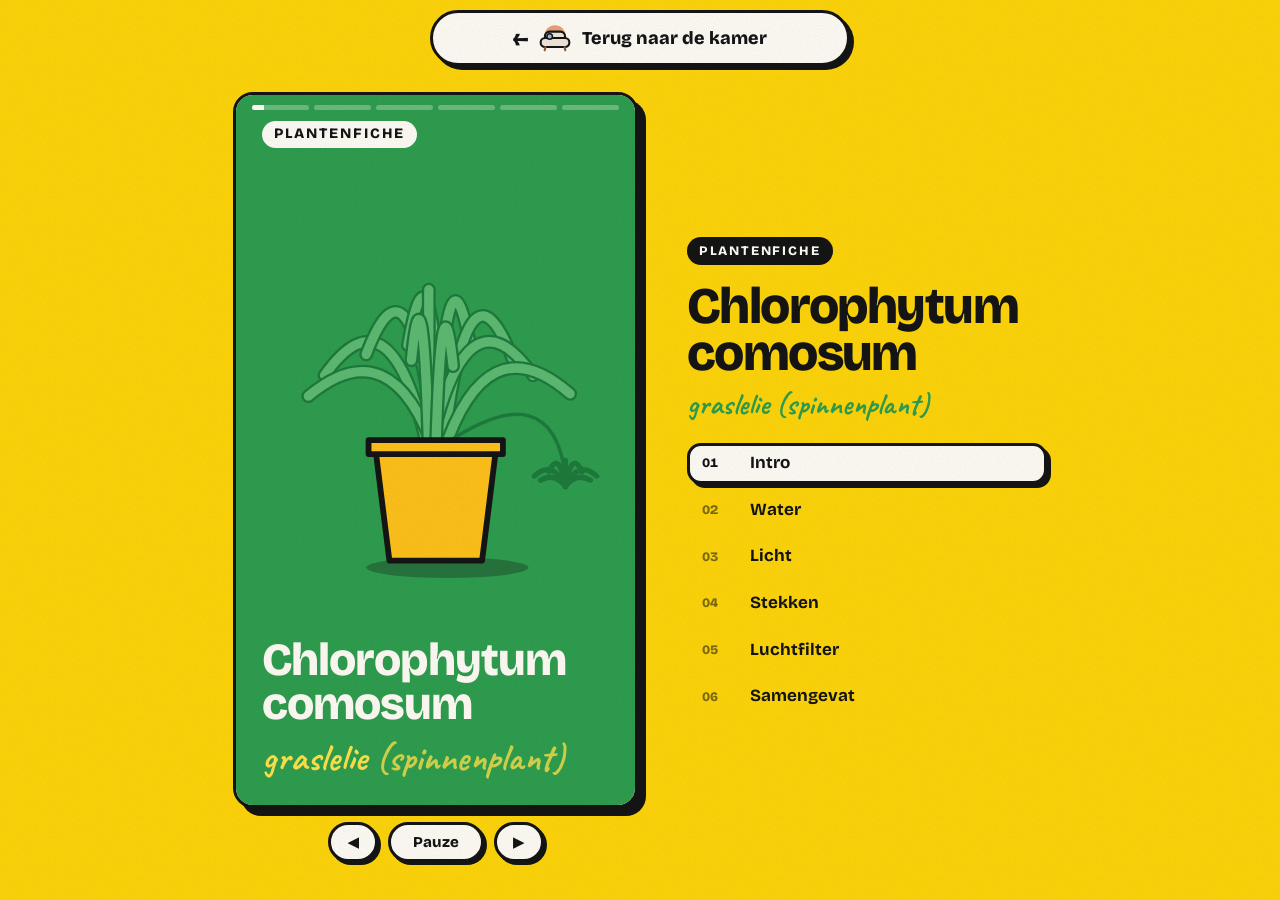
<file: graslelie/index.html>
<!DOCTYPE html>
<html lang="nl">
<head>
<meta charset="UTF-8">
<meta name="viewport" content="width=device-width, initial-scale=1.0, viewport-fit=cover">
<meta name="description" content="Geanimeerde explainer over de graslelie of spinnenplant (Chlorophytum comosum), gemaakt op basis van een handgetekende plantenfiche.">
<meta name="theme-color" content="#FFD60A">
<meta name="apple-mobile-web-app-capable" content="yes">
<meta name="apple-mobile-web-app-title" content="Snap je plant">
<link rel="manifest" href="../manifest.webmanifest">
<link rel="icon" href="../icons/icon.svg" type="image/svg+xml">
<link rel="apple-touch-icon" href="../icons/apple-touch-icon.png">
<title>Graslelie in een minuutje</title>
<link rel="stylesheet" href="https://fonts.googleapis.com/css2?family=Bricolage+Grotesque:opsz,wght@12..96,500;12..96,800&family=Caveat:wght@600;700&display=swap">
<style>
:root{
  --desk:#FFD60A; --ink:#141414; --paper:#FFFDF6;
  --leaf:#2E9E4F; --leaf-lt:#8ED19B; --teal:#0F8A8F; --sun:#F5C400;
  --blue:#2F6FD6; --purple:#5B2A9E; --red:#D8263A; --pot:#FFE24A;
  --display:"Bricolage Grotesque",system-ui,sans-serif;
  --hand:"Caveat","Comic Sans MS",cursive;
  color-scheme:light;
}
html,body{height:100%}
body{background:var(--desk);color:var(--ink);font-family:var(--display);display:flex;flex-direction:column;align-items:center;justify-content:center;gap:12px;padding-inline:16px;padding-block:12px;box-sizing:border-box;margin:0}
.stage{position:relative;width:min(100%,calc((100dvh - 198px)*9/16));aspect-ratio:9/16;max-width:100%;border:3px solid var(--ink);border-radius:22px;overflow:hidden;background:var(--paper);box-shadow:8px 8px 0 var(--ink);cursor:pointer;container-type:inline-size}
.scene{position:absolute;inset:0;display:flex;flex-direction:column;align-items:center;justify-content:space-between;padding:7cqw 6cqw 8cqw;box-sizing:border-box;opacity:0;visibility:hidden;transition:opacity .35s;color:var(--ink)}
.scene.on{opacity:1;visibility:visible}
.scene.dk{color:var(--paper)}
.tag{font:800 3.6cqw/1 var(--display);letter-spacing:.14em;text-transform:uppercase;background:var(--ink);color:var(--paper);padding:1.6cqw 3cqw;border-radius:99px;align-self:flex-start}
.dk .tag{background:var(--paper);color:var(--ink)}
h2{font:800 11cqw/.95 var(--display);margin:0;text-wrap:balance;letter-spacing:-.02em;text-align:center}
.sub{font:700 8cqw/1.05 var(--hand);text-align:center;margin:0;text-wrap:balance}
.note{font:700 8.8cqw/1.05 var(--hand);text-align:center;margin:0}
.col{display:flex;flex-direction:column;gap:3cqw;align-items:center;width:100%;text-align:center}
svg.art{width:86cqw;height:auto;overflow:visible}
.scene .a{opacity:0}
.scene.on .a{animation:pop .55s cubic-bezier(.3,1.6,.5,1) forwards}
.scene.on .d1{animation-delay:.25s}.scene.on .d2{animation-delay:.6s}.scene.on .d3{animation-delay:1s}.scene.on .d4{animation-delay:1.5s}.scene.on .d5{animation-delay:2.1s}.scene.on .d6{animation-delay:2.7s}.scene.on .d7{animation-delay:3.3s}
@keyframes pop{0%{opacity:0;transform:translateY(14px) scale(.6)}100%{opacity:1;transform:none}}
.grow{transform-box:fill-box;transform-origin:50% 100%}
.scene.on .grow{animation:grow .6s cubic-bezier(.3,1.7,.5,1) both}
@keyframes grow{0%{transform:scale(0) rotate(-20deg)}100%{transform:none}}
.rise{transform-box:fill-box;transform-origin:50% 100%}
.scene.on .rise{animation:rise .7s cubic-bezier(.3,1.5,.5,1) both}
@keyframes rise{0%{transform:scaleY(0)}100%{transform:none}}
.chip{display:inline-block;border:3px solid currentColor;border-radius:14px;padding:1cqw 3cqw;font:700 8cqw/1 var(--hand)}
/* afstoffen */
.dust circle{fill:#9a8f7a}
.scene.on .dust{animation:fade 2.6s 1.2s forwards}
@keyframes fade{to{opacity:0;transform:translateX(30px)}}
.scene.on .wipe{animation:wipe 1.6s 1.1s ease-in-out forwards}
@keyframes wipe{0%{transform:translate(-90px,40px)}50%{transform:translate(40px,-10px)}100%{transform:translate(160px,-60px);opacity:0}}
.shine{opacity:0}
.scene.on .shine{animation:show 1s 2.6s forwards}
@keyframes show{to{opacity:1}}
/* water */
.mist{transform-box:fill-box;transform-origin:100% 50%;opacity:0}
.scene.on .mist{animation:mist 1s .5s 4 ease-out}
@keyframes mist{0%{opacity:0;transform:scale(.3)}40%{opacity:1}100%{opacity:0;transform:scale(1.2)}}
.drop{transform-box:fill-box;opacity:0}
.scene.on .drop{animation:fall 1.4s ease-in infinite}
@keyframes fall{0%{transform:translateY(-30px);opacity:0}20%{opacity:1}100%{transform:translateY(70px);opacity:0}}
.cal{display:grid;gap:1.5cqw;width:100%}
.cal span{aspect-ratio:1;border:2.5px solid currentColor;border-radius:8px;display:grid;place-items:center;font:800 3.4cqw var(--display)}
.cal span.w{background:currentColor}
.cal span.w b{color:var(--paper)}
/* licht */
.rays{transform-box:fill-box;transform-origin:center}
.scene.on .rays{animation:spin 8s linear infinite}
@keyframes spin{to{transform:rotate(360deg)}}
.in{display:inline-block;text-decoration:underline;text-decoration-thickness:.12em;text-underline-offset:.08em}
.scene.on .in{animation:slam .5s 1.2s cubic-bezier(.3,1.8,.5,1) both}
@keyframes slam{0%{transform:translateY(-120%) scale(2);opacity:0}100%{transform:none;opacity:1}}
.dir{color:#B58F00}
.glow{transform-box:fill-box;transform-origin:center}
.scene.on .glow{animation:glow 1.1s ease-in-out infinite alternate}
@keyframes glow{from{opacity:.35}to{opacity:1}}
/* tekenen */
.cross{stroke-dasharray:400;stroke-dashoffset:400}
.scene.on .cross{animation:draw .5s var(--cd,2s) forwards}
.tick{stroke-dasharray:200;stroke-dashoffset:200}
.scene.on .tick{animation:draw .5s var(--cd,2s) forwards}
@keyframes draw{to{stroke-dashoffset:0}}
.flash{transform-box:fill-box;transform-origin:center}
.scene.on .flash{animation:flash .5s .4s 6 alternate}
@keyframes flash{from{transform:scale(1)}to{transform:scale(1.18)}}
/* lucht */
.src{display:flex;flex-direction:column;gap:2cqw;width:100%}
.need{background:var(--leaf);color:var(--paper);border-radius:16px;padding:3cqw 5cqw;font:800 6.2cqw/1.1 var(--display);text-align:center;width:100%;box-sizing:border-box}
.need small{display:block;font:700 6cqw/1 var(--hand);margin-top:1cqw}
.mol{font:800 22px var(--display);fill:var(--red)}
.pair{display:grid;grid-template-columns:24cqw 1fr;gap:3cqw;align-items:center;width:100%}
.pair svg{width:100%;height:auto}
.pair b{font:800 7.4cqw/1 var(--display);color:var(--red);display:block}
.pair span{font:700 7cqw/1 var(--hand)}
/* recap */
.recap{display:grid;grid-template-columns:1fr 1fr;gap:2.5cqw;width:100%}
.recap div{border-radius:14px;padding:3cqw;font:700 6.6cqw/1.02 var(--hand);color:var(--ink);text-align:left}
.recap b{display:block;font:800 3.2cqw var(--display);letter-spacing:.1em;text-transform:uppercase;margin-bottom:1cqw}
/* balk + knoppen */
.bars{position:absolute;top:2.4cqw;left:4cqw;right:4cqw;display:flex;gap:1.2cqw;z-index:5}
.bars i{flex:1;height:5px;border-radius:9px;background:rgba(20,20,20,.18);overflow:hidden}
.bars i b{display:block;height:100%;width:0;background:var(--ink)}
.dark .bars i{background:rgba(255,253,246,.3)}.dark .bars i b{background:var(--paper)}
.ctrl{display:flex;gap:10px;align-items:center}
.ctrl button{font:800 15px var(--display);background:var(--paper);color:var(--ink);border:3px solid var(--ink);border-radius:99px;padding:8px 16px;box-shadow:3px 3px 0 var(--ink);cursor:pointer}
.ctrl button:active{transform:translate(2px,2px);box-shadow:1px 1px 0 var(--ink)}
.ctrl button:focus-visible{outline:3px solid var(--purple);outline-offset:3px}
#play{min-width:96px}
.home{position:fixed;top:calc(10px + env(safe-area-inset-top,0px));left:50%;transform:translateX(-50%);z-index:10;width:min(calc(100% - 32px),420px);box-sizing:border-box;display:flex;align-items:center;justify-content:center;gap:10px;padding:11px 18px;background:var(--paper);color:var(--ink);font:800 18px/1 var(--display);text-decoration:none;border:3px solid var(--ink);border-radius:99px;box-shadow:4px 4px 0 var(--ink);transition:transform .1s,box-shadow .1s}.home svg{width:34px;height:28px;flex:none}.home:hover{background:#FFF1A8}.home:active{transform:translateX(-50%) translate(3px,3px);box-shadow:1px 1px 0 var(--ink)}.home:focus-visible{outline:3px solid var(--purple);outline-offset:3px}
.stage{touch-action:none;user-select:none;-webkit-user-select:none}
.hint{font:600 13px/1.3 var(--display);margin:0;text-align:center;opacity:.75}
@media (prefers-reduced-motion:reduce){*,*::before,*::after{animation-duration:.01ms!important;animation-iteration-count:1!important}.scene .a,.shine{opacity:1}*{animation-delay:0s!important}}
body{padding-top:calc(66px + env(safe-area-inset-top,0px))}</style>
<style id="layout">/* Gedeelde compositielaag voor alle reels (wordt na de eigen stijl van elke reel ingevoegd).
   Gsm: kader zo groot mogelijk, tekening vult de ruimte, tekst links onderaan.
   Computer: reel links, inhoudstafel rechts. */

/* --- binnen een scène --- */
.scene{justify-content:flex-start;gap:3.2cqw;padding:15cqw 6.5cqw 7cqw}
.scene>.tag{position:absolute;top:6.4cqw;left:6.5cqw;margin:0}
.scene>svg.art{flex:1 1 0;min-height:0;width:100%!important;height:100%;max-width:none;align-self:stretch}
.scene>:not(svg):not(.tag){flex:none;align-self:stretch}
.scene h2{text-align:left;align-self:stretch}
.scene .col{align-items:flex-start;text-align:left}
.scene .note,.scene .sub{text-align:left;align-self:flex-start}
.scene .col>.chip{align-self:flex-start}
.scene>div[style]{align-items:flex-start!important;text-align:left!important}
.scene>div[style]>.chip,.scene>div[style]>span{align-self:flex-start}
.scene p{margin:0}
/* scènes zonder grote tekening: inhoud in het midden van de ruimte */
.scene:not(:has(>svg.art)){justify-content:center}
.scene:not(:has(>svg.art)) h2{margin-bottom:1cqw}

/* --- gsm: kader groter, knoppen dichter --- */
.stage{border-radius:20px}

/* --- computer: reel + inhoudstafel --- */
.reelcol{display:contents}
.toc{display:none}
@media (min-width:900px) and (min-height:560px){
  body{flex-direction:row;align-items:center;justify-content:center;gap:48px}
  .reelcol{display:flex;flex-direction:column;align-items:center;gap:14px}
  .stage{width:min(calc((100dvh - 190px)*9/16),460px)!important}
  .hint{display:none}
  .toc{display:flex;flex-direction:column;gap:18px;width:min(360px,34vw);align-self:center}
  .toc .eyebrow{font:800 13px var(--display);letter-spacing:.14em;text-transform:uppercase;background:var(--ink);color:var(--paper);border-radius:99px;padding:6px 12px;align-self:flex-start}
  .toc h1{font:800 clamp(36px,4vw,56px)/.92 var(--display);letter-spacing:-.03em;margin:0;text-wrap:balance}
  .toc .common{font:700 30px/1 var(--hand);color:var(--leaf);margin:-6px 0 0}
  .toc ol{list-style:none;margin:6px 0 0;padding:0;display:flex;flex-direction:column;gap:6px;counter-reset:c}
  .toc li{counter-increment:c}
  .toc button{all:unset;box-sizing:border-box;width:100%;display:grid;grid-template-columns:38px 1fr;align-items:center;gap:10px;cursor:pointer;padding:8px 12px;border:3px solid transparent;border-radius:14px;font:700 17px/1.1 var(--display)}
  .toc button::before{content:counter(c,decimal-leading-zero);font:800 13px var(--display);color:var(--ink);opacity:.55;font-variant-numeric:tabular-nums}
  .toc button:hover{background:rgba(255,253,246,.55)}
  .toc button[aria-current="step"]{background:var(--paper);border-color:var(--ink);box-shadow:4px 4px 0 var(--ink)}
  .toc button[aria-current="step"]::before{opacity:1}
  .toc button:focus-visible{outline:3px solid var(--purple);outline-offset:2px}
}

/* --- soepele beweging in de reels --- */
.scene{transition:opacity .55s cubic-bezier(.4,0,.2,1),transform .75s cubic-bezier(.2,.8,.2,1),filter .55s cubic-bezier(.4,0,.2,1);transform:scale(1.035);filter:blur(5px)}
.scene.on{transform:none;filter:none}
.scene.on .a{animation:pop .75s cubic-bezier(.2,.8,.2,1) forwards}
@keyframes pop{0%{opacity:0;transform:translateY(18px);filter:blur(6px)}100%{opacity:1;transform:none;filter:none}}
.scene.on .grow,.scene.on .rise{animation-duration:.9s;animation-timing-function:cubic-bezier(.2,.9,.3,1.08)}
.bars i b{transition:width .12s linear}
@media (prefers-reduced-motion:reduce){.scene{transform:none;filter:none;transition:opacity .2s}}
</style>
<style id="smooth">/* Gedeelde afwerking voor de hele app: overgangen, korrel, soepele knoppen. */

/* vloeiende overgang tussen kamer en reels (browsers die het kennen) */
@view-transition{navigation:auto}
::view-transition-old(root){animation:vtOut .32s cubic-bezier(.4,0,.2,1) both}
::view-transition-new(root){animation:vtIn .48s cubic-bezier(.2,.8,.2,1) both}
@keyframes vtOut{to{opacity:0;transform:scale(.985);filter:blur(4px)}}
@keyframes vtIn{from{opacity:0;transform:translateY(18px) scale(1.01);filter:blur(6px)}}

/* fijne papierkorrel over het geheel */
body::after{content:"";position:fixed;inset:0;pointer-events:none;z-index:50;opacity:.07;mix-blend-mode:multiply;
  background-image:url("data:image/svg+xml,%3Csvg xmlns='http://www.w3.org/2000/svg' width='160' height='160'%3E%3Cfilter id='n'%3E%3CfeTurbulence type='fractalNoise' baseFrequency='.9' numOctaves='2' stitchTiles='stitch'/%3E%3CfeColorMatrix values='0 0 0 0 0 0 0 0 0 0 0 0 0 0 0 0 0 0 .9 0'/%3E%3C/filter%3E%3Crect width='160' height='160' filter='url(%23n)'/%3E%3C/svg%3E")}

/* soepele knoppen */
button,.home,.chip,.how-btn .pen{transition:transform .35s cubic-bezier(.2,.8,.2,1),box-shadow .35s cubic-bezier(.2,.8,.2,1),background-color .25s,color .25s}

@media (prefers-reduced-motion:reduce){
  ::view-transition-old(root),::view-transition-new(root){animation:none}
}
</style>
</head>
<body>
<a class="home" href="../"><span aria-hidden="true" style="font-size:24px;line-height:1">&larr;</span><svg viewBox="0 0 32 26" aria-hidden="true"><path d="M6 22V11a10 10 0 0 1 20 0v11Z" fill="#E9A27F"/><rect x="6.5" y="7" width="19" height="9" rx="4.5" fill="#F2E8D8" stroke="#141414" stroke-width="2"/><rect x="2.5" y="13" width="27" height="8.5" rx="4.2" fill="#F2E8D8" stroke="#141414" stroke-width="2"/><circle cx="11" cy="11.6" r="2.6" fill="#9BB9EE" stroke="#141414" stroke-width="1.4"/><path d="M7 21.5l-.7 3M25 21.5l.7 3" stroke="#8C5A3A" stroke-width="2" stroke-linecap="round"/></svg>Terug naar de kamer</a>
<div class="stage" id="stage" aria-live="polite" data-nav="{&quot;prev&quot;: &quot;../vrouwentong/&quot;, &quot;next&quot;: &quot;../rubberboom/&quot;}">
<div class="bars" id="bars"></div>
<section class="scene dk" data-dur="5600" style="background:#2E9E4F"><span class="tag a">Plantenfiche</span>
<svg class="art" viewBox="0 0 300 330" aria-hidden="true" style="width:80cqw"><ellipse cx="160" cy="318" rx="70" ry="9" fill="#141414" opacity=".3"/><g class="grow" style="animation-delay:0.10s"><path d="M144 220Q112 70 54 152" stroke="#1E7A3C" stroke-width="12" fill="none" stroke-linecap="round"/><path d="M144 220Q112 70 54 152" stroke="#5DBB72" stroke-width="8" fill="none" stroke-linecap="round"/></g><g class="grow" style="animation-delay:0.18s"><path d="M150 220Q129 30 90 134" stroke="#1E7A3C" stroke-width="12" fill="none" stroke-linecap="round"/><path d="M150 220Q129 30 90 134" stroke="#5DBB72" stroke-width="8" fill="none" stroke-linecap="round"/></g><g class="grow" style="animation-delay:0.26s"><path d="M156 220Q146 10 126 126" stroke="#1E7A3C" stroke-width="12" fill="none" stroke-linecap="round"/><path d="M156 220Q146 10 126 126" stroke="#5DBB72" stroke-width="8" fill="none" stroke-linecap="round"/></g><g class="grow" style="animation-delay:0.34s"><path d="M144 220Q144 0 144 121" stroke="#1E7A3C" stroke-width="12" fill="none" stroke-linecap="round"/><path d="M144 220Q144 0 144 121" stroke="#5DBB72" stroke-width="8" fill="none" stroke-linecap="round"/></g><g class="grow" style="animation-delay:0.42s"><path d="M150 220Q160 15 180 128" stroke="#1E7A3C" stroke-width="12" fill="none" stroke-linecap="round"/><path d="M150 220Q160 15 180 128" stroke="#5DBB72" stroke-width="8" fill="none" stroke-linecap="round"/></g><g class="grow" style="animation-delay:0.50s"><path d="M156 220Q177 35 216 137" stroke="#1E7A3C" stroke-width="12" fill="none" stroke-linecap="round"/><path d="M156 220Q177 35 216 137" stroke="#5DBB72" stroke-width="8" fill="none" stroke-linecap="round"/></g><g class="grow" style="animation-delay:0.58s"><path d="M144 220Q176 70 234 152" stroke="#1E7A3C" stroke-width="12" fill="none" stroke-linecap="round"/><path d="M144 220Q176 70 234 152" stroke="#5DBB72" stroke-width="8" fill="none" stroke-linecap="round"/></g><g class="grow" style="animation-delay:0.66s"><path d="M150 220Q112 110 40 170" stroke="#1E7A3C" stroke-width="12" fill="none" stroke-linecap="round"/><path d="M150 220Q112 110 40 170" stroke="#5DBB72" stroke-width="8" fill="none" stroke-linecap="round"/></g><g class="grow" style="animation-delay:0.74s"><path d="M156 220Q194 105 266 168" stroke="#1E7A3C" stroke-width="12" fill="none" stroke-linecap="round"/><path d="M156 220Q194 105 266 168" stroke="#5DBB72" stroke-width="8" fill="none" stroke-linecap="round"/></g><g class="grow" style="animation-delay:0.82s"><path d="M144 220Q139 40 129 139" stroke="#1E7A3C" stroke-width="12" fill="none" stroke-linecap="round"/><path d="M144 220Q139 40 129 139" stroke="#5DBB72" stroke-width="8" fill="none" stroke-linecap="round"/></g><g class="grow" style="animation-delay:0.90s"><path d="M150 220Q155 50 165 144" stroke="#1E7A3C" stroke-width="12" fill="none" stroke-linecap="round"/><path d="M150 220Q155 50 165 144" stroke="#5DBB72" stroke-width="8" fill="none" stroke-linecap="round"/></g><g class="grow" style="animation-delay:1.2s"><path d="M160 210Q250 150 262 238" stroke="#1E7A3C" stroke-width="3" fill="none"/><g class="" style=""><g transform="translate(262 248) scale(0.9)"><path d="M0 0Q-12 -26 -30 -10" stroke="#1E7A3C" stroke-width="5" fill="none" stroke-linecap="round"/><path d="M0 0Q-6 -36 -16 -14" stroke="#1E7A3C" stroke-width="5" fill="none" stroke-linecap="round"/><path d="M0 0Q0 -40 0 -16" stroke="#1E7A3C" stroke-width="5" fill="none" stroke-linecap="round"/><path d="M0 0Q6 -36 16 -14" stroke="#1E7A3C" stroke-width="5" fill="none" stroke-linecap="round"/><path d="M0 0Q12 -26 30 -10" stroke="#1E7A3C" stroke-width="5" fill="none" stroke-linecap="round"/><path d="M0 0Q-10 -14 -24 -6" stroke="#1E7A3C" stroke-width="5" fill="none" stroke-linecap="round"/><path d="M0 0Q10 -14 24 -6" stroke="#1E7A3C" stroke-width="5" fill="none" stroke-linecap="round"/></g></g></g>
<path d="M98 216h104l-12 96h-80Z" fill="#FFC21A" stroke="#141414" stroke-width="5" stroke-linejoin="round"/>
<path d="M92 208h116v12H92Z" fill="#FFC21A" stroke="#141414" stroke-width="5" stroke-linejoin="round"/></svg>
<div class="col"><h2 class="a d3" style="font-size:11.5cqw">Chlorophytum comosum</h2><p class="note a d4" style="font-size:9.4cqw;color:var(--pot)">graslelie <span style="opacity:.8">(spinnenplant)</span></p></div></section>
<section class="scene" data-dur="6800" style="background:#E3ECFF"><span class="tag a">Water</span>
<svg class="art" viewBox="0 0 300 200" aria-hidden="true" style="width:74cqw">
<g transform="translate(190 60) scale(0.8)">
<path d="M0 0h40v-24c22 0 30 14 30 30v8h-16v-8c0-6-4-10-10-10" fill="#141414"/>
<rect x="0" y="-14" width="16" height="20" fill="#141414"/>
<path d="M20 6L-30 110h110Z" fill="#2F6FD6" stroke="#141414" stroke-width="6" stroke-linejoin="round"/>
<g class="mist"><path d="M-4 -4l-40-26M-4 -4l-46-6M-4 -4l-44 14M-4 -4l-36 30M-4 -4l-28-38" stroke="#2F6FD6" stroke-width="4" stroke-linecap="round"/></g></g>
<g class="a d2"><g class="flash" style=""><path transform="translate(40 40) scale(1.6)" d="M0 0c-10 15-10 25 0 25s10-10 0-25Z" fill="#2F6FD6" stroke="#141414" stroke-width="1.56"/></g><g class="flash" style=""><path transform="translate(80 30) scale(1.6)" d="M0 0c-10 15-10 25 0 25s10-10 0-25Z" fill="#2F6FD6" stroke="#141414" stroke-width="1.56"/></g><g class="flash" style=""><path transform="translate(120 40) scale(1.6)" d="M0 0c-10 15-10 25 0 25s10-10 0-25Z" fill="#2F6FD6" stroke="#141414" stroke-width="1.56"/></g></g>
<g class="a d4"><g transform="translate(80 120)"><rect x="-60" y="0" width="120" height="44" rx="8" fill="#4A3424" stroke="#141414" stroke-width="5"></rect>
<path d="M-40 22h18M0 14h22M30 30h16" stroke="#C9A77A" stroke-width="4" stroke-linecap="round" class="a d6"/></g></g></svg>
<div class="col"><h2 class="a d1" style="font-size:14cqw;color:var(--blue)">Ruim</h2><p class="note a d5" style="font-size:9cqw">en laat uitdrogen</p></div></section>
<section class="scene" data-dur="6000" style="background:#FFF6C2"><span class="tag a">Licht</span>
<svg class="art" viewBox="0 0 300 200" aria-hidden="true" style="width:78cqw"><g class="rays"><g stroke="#141414" stroke-width="6" stroke-linecap="round"><path d="M128.0 100.0L154.0 100.0"/><path d="M113.9 133.9L132.3 152.3"/><path d="M80.0 148.0L80.0 174.0"/><path d="M46.1 133.9L27.7 152.3"/><path d="M32.0 100.0L6.0 100.0"/><path d="M46.1 66.1L27.7 47.7"/><path d="M80.0 52.0L80.0 26.0"/><path d="M113.9 66.1L132.3 47.7"/></g></g><circle cx="80" cy="100" r="40" fill="#F5C400" stroke="#141414" stroke-width="6"/><circle cx="80" cy="100" r="17" fill="#141414"/><g class="a d3"><g class="rays"><g stroke="#141414" stroke-width="6" stroke-linecap="round"><path d="M268.0 100.0L286.0 100.0"/><path d="M253.9 133.9L266.7 146.7"/><path d="M220.0 148.0L220.0 166.0"/><path d="M186.1 133.9L173.3 146.7"/><path d="M172.0 100.0L154.0 100.0"/><path d="M186.1 66.1L173.3 53.3"/><path d="M220.0 52.0L220.0 34.0"/><path d="M253.9 66.1L266.7 53.3"/></g></g><circle cx="220" cy="100" r="40" fill="#F5C400" stroke="#141414" stroke-width="6"/><path d="M220 60A40 40 0 0 0 220 140Z" fill="#141414"/></g></svg>
<div class="col"><h2><span class="in">in</span><span class="dir">direct</span><br>zonlicht</h2><p class="note a d5" style="font-size:9cqw">veel of weinig</p></div></section>
<section class="scene" data-dur="7200" style="background:#E6F6E3"><span class="tag a">Stekken</span>
<svg class="art" viewBox="0 0 300 300" aria-hidden="true">
<g transform="translate(-40 0) scale(.85)"><ellipse cx="160" cy="318" rx="70" ry="9" fill="#141414" opacity=".3"/><g class="grow" style="animation-delay:0.10s"><path d="M144 220Q112 70 54 152" stroke="#1E7A3C" stroke-width="12" fill="none" stroke-linecap="round"/><path d="M144 220Q112 70 54 152" stroke="#5DBB72" stroke-width="8" fill="none" stroke-linecap="round"/></g><g class="grow" style="animation-delay:0.18s"><path d="M150 220Q129 30 90 134" stroke="#1E7A3C" stroke-width="12" fill="none" stroke-linecap="round"/><path d="M150 220Q129 30 90 134" stroke="#5DBB72" stroke-width="8" fill="none" stroke-linecap="round"/></g><g class="grow" style="animation-delay:0.26s"><path d="M156 220Q146 10 126 126" stroke="#1E7A3C" stroke-width="12" fill="none" stroke-linecap="round"/><path d="M156 220Q146 10 126 126" stroke="#5DBB72" stroke-width="8" fill="none" stroke-linecap="round"/></g><g class="grow" style="animation-delay:0.34s"><path d="M144 220Q144 0 144 121" stroke="#1E7A3C" stroke-width="12" fill="none" stroke-linecap="round"/><path d="M144 220Q144 0 144 121" stroke="#5DBB72" stroke-width="8" fill="none" stroke-linecap="round"/></g><g class="grow" style="animation-delay:0.42s"><path d="M150 220Q160 15 180 128" stroke="#1E7A3C" stroke-width="12" fill="none" stroke-linecap="round"/><path d="M150 220Q160 15 180 128" stroke="#5DBB72" stroke-width="8" fill="none" stroke-linecap="round"/></g><g class="grow" style="animation-delay:0.50s"><path d="M156 220Q177 35 216 137" stroke="#1E7A3C" stroke-width="12" fill="none" stroke-linecap="round"/><path d="M156 220Q177 35 216 137" stroke="#5DBB72" stroke-width="8" fill="none" stroke-linecap="round"/></g><g class="grow" style="animation-delay:0.58s"><path d="M144 220Q176 70 234 152" stroke="#1E7A3C" stroke-width="12" fill="none" stroke-linecap="round"/><path d="M144 220Q176 70 234 152" stroke="#5DBB72" stroke-width="8" fill="none" stroke-linecap="round"/></g><g class="grow" style="animation-delay:0.66s"><path d="M150 220Q112 110 40 170" stroke="#1E7A3C" stroke-width="12" fill="none" stroke-linecap="round"/><path d="M150 220Q112 110 40 170" stroke="#5DBB72" stroke-width="8" fill="none" stroke-linecap="round"/></g><g class="grow" style="animation-delay:0.74s"><path d="M156 220Q194 105 266 168" stroke="#1E7A3C" stroke-width="12" fill="none" stroke-linecap="round"/><path d="M156 220Q194 105 266 168" stroke="#5DBB72" stroke-width="8" fill="none" stroke-linecap="round"/></g><g class="grow" style="animation-delay:0.82s"><path d="M144 220Q139 40 129 139" stroke="#1E7A3C" stroke-width="12" fill="none" stroke-linecap="round"/><path d="M144 220Q139 40 129 139" stroke="#5DBB72" stroke-width="8" fill="none" stroke-linecap="round"/></g><g class="grow" style="animation-delay:0.90s"><path d="M150 220Q155 50 165 144" stroke="#1E7A3C" stroke-width="12" fill="none" stroke-linecap="round"/><path d="M150 220Q155 50 165 144" stroke="#5DBB72" stroke-width="8" fill="none" stroke-linecap="round"/></g>
<path d="M98 216h104l-12 96h-80Z" fill="#FFC21A" stroke="#141414" stroke-width="5" stroke-linejoin="round"/>
<path d="M92 208h116v12H92Z" fill="#FFC21A" stroke="#141414" stroke-width="5" stroke-linejoin="round"/></g>
<path class="tick" style="--cd:.6s;stroke-dasharray:400;stroke-dashoffset:400" d="M100 190Q200 110 222 196" stroke="#1E7A3C" stroke-width="3.5" fill="none"/>
<g class="a d3" style=""><g transform="translate(222 206) scale(1.1)"><path d="M0 0Q-12 -26 -30 -10" stroke="#1E7A3C" stroke-width="5" fill="none" stroke-linecap="round"/><path d="M0 0Q-6 -36 -16 -14" stroke="#1E7A3C" stroke-width="5" fill="none" stroke-linecap="round"/><path d="M0 0Q0 -40 0 -16" stroke="#1E7A3C" stroke-width="5" fill="none" stroke-linecap="round"/><path d="M0 0Q6 -36 16 -14" stroke="#1E7A3C" stroke-width="5" fill="none" stroke-linecap="round"/><path d="M0 0Q12 -26 30 -10" stroke="#1E7A3C" stroke-width="5" fill="none" stroke-linecap="round"/><path d="M0 0Q-10 -14 -24 -6" stroke="#1E7A3C" stroke-width="5" fill="none" stroke-linecap="round"/><path d="M0 0Q10 -14 24 -6" stroke="#1E7A3C" stroke-width="5" fill="none" stroke-linecap="round"/></g></g>
<g class="a d5"><path d="M206 212l-4 14M222 214v16M238 212l4 14" stroke="#C9A77A" stroke-width="3" stroke-linecap="round"/></g>
<g class="a d6"><path d="M196 236h52l-6 40h-40Z" fill="#B5654A" stroke="#141414" stroke-width="4" stroke-linejoin="round"/></g></svg>
<h2 class="a d2" style="font-size:13cqw">Stekken</h2></section>
<section class="scene" data-dur="7000" style="background:#FFFDF6"><span class="tag a">Luchtfilter</span>
<svg class="art" viewBox="-70 -70 140 140" aria-hidden="true" style="width:44cqw"><g class="a d1"><g transform="translate(0 0) scale(1.05)"><rect x="-38" y="-38" width="76" height="76" transform="rotate(45)" fill="#fff" stroke="#D8263A" stroke-width="9" stroke-linejoin="round"/><g fill="#141414"><path d="M-16 -22a16 15 0 1 1 32 0c0 8-4 11-6 13v6h-20v-6c-2-2-6-5-6-13Z"/><path d="M-26 6l52 18M-26 24l52-18" stroke="#141414" stroke-width="6" stroke-linecap="round"/></g><circle cx="-7" cy="-21" r="4.5" fill="#fff"/><circle cx="7" cy="-21" r="4.5" fill="#fff"/></g></g></svg>
<div class="col"><h2 class="a d2" style="color:var(--red);font-size:11cqw">Formaldehyde</h2>
<svg class="a d3" viewBox="-60 -64 120 110" style="width:30cqw;height:auto" aria-hidden="true"><g transform="translate(0 0)" class="mol-g"><text x="-8" y="-46" class="mol">O</text>
<path d="M-4 -40v26M6 -40v26" stroke="#D8263A" stroke-width="4"/>
<text x="-8" y="10" class="mol">C</text>
<path d="M-12 6l-22 16M16 6l22 16" stroke="#D8263A" stroke-width="4"/>
<text x="-50" y="40" class="mol">H</text><text x="36" y="40" class="mol">H</text></g></svg>
<div class="need a d5">4 à 6 planten nodig</div></div></section>
<section class="scene dk" data-dur="6200" style="background:#141414"><span class="tag a" style="background:var(--desk);color:var(--ink);align-self:center">Samengevat</span>
<div class="recap"><div class="a d2" style="background:#AFC7F5"><b>Water</b>ruim, dan laten uitdrogen</div><div class="a d2" style="background:#8FD3D5"><b>Verstuiver</b>blad besproeien</div><div class="a d3" style="background:var(--sun)"><b>Licht</b>indirect, veel of weinig</div><div class="a d3" style="background:var(--leaf-lt)"><b>Stekken</b>via de uitlopers</div><div class="a d4" style="background:#F59AA5"><b>Lucht</b>formaldehyde</div><div class="a d4" style="background:#FFE24A"><b>Aantal</b>4 à 6 planten</div></div>
<p class="note a d6" style="color:var(--desk);font-size:9cqw">graslelie · spinnenplant</p></section>
</div>
<div class="ctrl">
<button id="prev" type="button" aria-label="Vorige scène">◀</button>
<button id="play" type="button">Pauze</button>
<button id="next" type="button" aria-label="Volgende scène">▶</button>
</div>
<p class="hint">Veeg ← → door de fiche · ↑ ↓ naar een andere plant</p>
<script>
(function(){
  const stage=document.getElementById('stage');
  const scenes=[...stage.querySelectorAll('.scene')];
  const bars=document.getElementById('bars');
  scenes.forEach(()=>{const i=document.createElement('i');i.appendChild(document.createElement('b'));bars.appendChild(i)});
  const fills=[...bars.querySelectorAll('b')];
  const playBtn=document.getElementById('play');
  let idx=0,playing=true,elapsed=0,last=performance.now(),ended=false;
  function show(n){
    idx=(n+scenes.length)%scenes.length;elapsed=0;ended=false;
    scenes.forEach(s=>s.classList.remove('on'));
    void stage.offsetWidth;
    scenes[idx].classList.add('on');
    stage.classList.toggle('dark',scenes[idx].classList.contains('dk'));
    fills.forEach((f,i)=>f.style.width=i<idx?'100%':'0%');
    document.dispatchEvent(new CustomEvent('reel:scene',{detail:idx}));
  }
  function setPlay(p){playing=p;playBtn.textContent=p?'Pauze':'Speel';stage.querySelectorAll('.scene.on *').forEach(el=>el.style.animationPlayState=p?'running':'paused')}
  window.__reel={go:i=>{show(i);setPlay(true)}};
  function tick(t){
    const dt=t-last;last=t;
    if(playing&&!ended){
      elapsed+=dt;const d=+scenes[idx].dataset.dur;
      fills[idx].style.width=Math.min(100,elapsed/d*100)+'%';
      if(elapsed>=d){ if(idx===scenes.length-1){ended=true;playing=false;playBtn.textContent='Opnieuw';} else show(idx+1); }
    }
    requestAnimationFrame(tick);
  }
  playBtn.addEventListener('click',()=>{ if(ended){show(0);setPlay(true);} else setPlay(!playing); });
  let swiped=false;
  stage.addEventListener('click',()=>{if(swiped){swiped=false;return;}playBtn.click();});
  const nav=JSON.parse(stage.dataset.nav||'{}');
  let sx=0,sy=0,down=false;
  stage.addEventListener('pointerdown',e=>{sx=e.clientX;sy=e.clientY;down=true});
  stage.addEventListener('pointercancel',()=>{down=false});
  stage.addEventListener('pointerup',e=>{
    if(!down)return;down=false;
    const dx=e.clientX-sx,dy=e.clientY-sy;
    if(Math.max(Math.abs(dx),Math.abs(dy))<40)return;
    swiped=true;
    if(Math.abs(dx)>Math.abs(dy)){
      if(dx<0){ if(idx===scenes.length-1&&nav.next){location.href=nav.next;return;} show(idx+1);setPlay(true); }
      else { show(idx-1);setPlay(true); }
    } else { const u=dy<0?nav.next:nav.prev; if(u) location.href=u; }
  });

  document.getElementById('prev').addEventListener('click',()=>{show(idx-1);setPlay(true)});
  document.getElementById('next').addEventListener('click',()=>{show(idx+1);setPlay(true)});
  document.addEventListener('keydown',e=>{if(e.key==='ArrowRight')document.getElementById('next').click();if(e.key==='ArrowLeft')document.getElementById('prev').click();if(e.key===' '){e.preventDefault();playBtn.click()}});
  show(0);requestAnimationFrame(tick);
})();
</script>
<script id="layout-js">// Gedeelde compositielaag: bouwt op de computer een inhoudstafel naast de reel.
(function(){
  const stage=document.getElementById('stage'); if(!stage) return;
  const ctrl=document.querySelector('.ctrl'), hint=document.querySelector('.hint');
  const scenes=[...stage.querySelectorAll('.scene')];
  const col=document.createElement('div'); col.className='reelcol';
  stage.parentNode.insertBefore(col,stage);
  [stage,ctrl,hint].forEach(el=>{ if(el) col.appendChild(el); });

  const first=scenes[0];
  const latin=(first.querySelector('h2')||{}).textContent||document.title;
  const common=(first.querySelector('.note')||{}).textContent||'';
  const toc=document.createElement('nav'); toc.className='toc'; toc.setAttribute('aria-label','Hoofdstukken van deze fiche');
  const items=scenes.map((s,i)=>{
    const t=(s.querySelector('.tag')||{}).textContent||('Scène '+(i+1));
    let label=t.charAt(0).toUpperCase()+t.slice(1).toLowerCase();
    if(i===0&&/plantenfiche/i.test(t)) label='Intro';
    return `<li><button type="button" data-i="${i}">${label}</button></li>`;
  }).join('');
  toc.innerHTML=`<span class="eyebrow">Plantenfiche</span><h1>${latin}</h1>`+
    (common?`<p class="common">${common}</p>`:'')+`<ol>${items}</ol>`;
  col.after(toc);
  const btns=[...toc.querySelectorAll('button')];
  btns.forEach(b=>b.addEventListener('click',()=>{ if(window.__reel) window.__reel.go(+b.dataset.i); }));
  function mark(i){ btns.forEach((b,k)=>{ if(k===i) b.setAttribute('aria-current','step'); else b.removeAttribute('aria-current'); }); }
  document.addEventListener('reel:scene',e=>mark(e.detail));
  const on=scenes.findIndex(s=>s.classList.contains('on')); mark(on<0?0:on);
})();
</script>
</body>
</html>
</file>
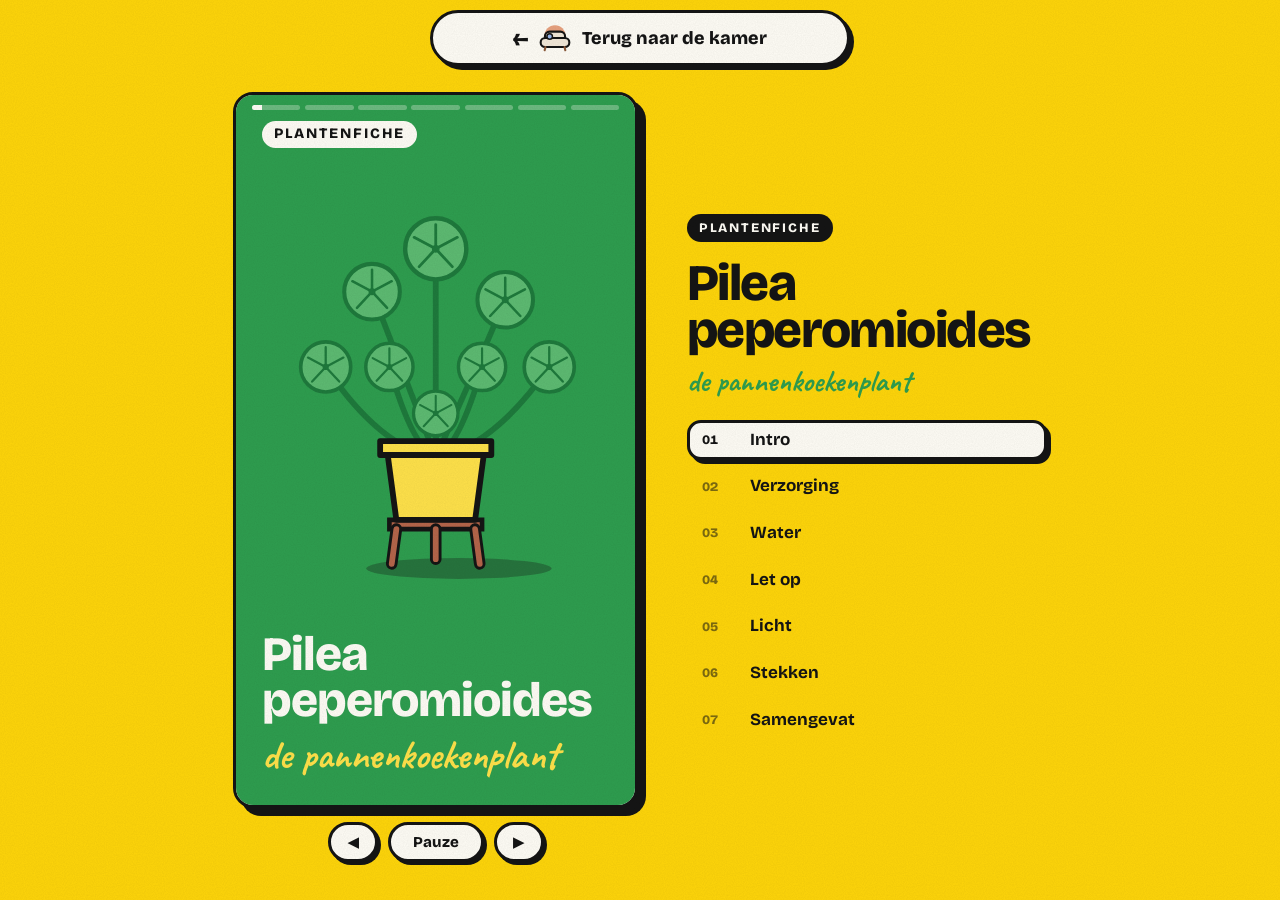
<file: pannenkoekenplant/index.html>
<!DOCTYPE html>
<html lang="nl">
<head>
<meta charset="UTF-8">
<meta name="viewport" content="width=device-width, initial-scale=1.0, viewport-fit=cover">
<meta name="description" content="Geanimeerde explainer over de pannenkoekenplant (Pilea peperomioides), gemaakt op basis van een handgetekende plantenfiche.">
<meta name="theme-color" content="#FFD60A">
<meta name="apple-mobile-web-app-capable" content="yes">
<meta name="apple-mobile-web-app-title" content="Snap je plant">
<link rel="manifest" href="../manifest.webmanifest">
<link rel="icon" href="../icons/icon.svg" type="image/svg+xml">
<link rel="apple-touch-icon" href="../icons/apple-touch-icon.png">
<title>Pannenkoekenplant in een minuutje</title>
<link rel="stylesheet" href="https://fonts.googleapis.com/css2?family=Bricolage+Grotesque:opsz,wght@12..96,500;12..96,800&family=Caveat:wght@600;700&display=swap">
<style>
:root{
  --desk:#FFD60A; --ink:#141414; --paper:#FFFDF6;
  --leaf:#2E9E4F; --leaf-lt:#8ED19B; --teal:#0F8A8F; --sun:#F5C400;
  --blue:#2F6FD6; --purple:#5B2A9E; --red:#D8263A; --pot:#FFE24A;
  --display:"Bricolage Grotesque",system-ui,sans-serif;
  --hand:"Caveat","Comic Sans MS",cursive;
  color-scheme:light;
}
html,body{height:100%}
body{background:var(--desk);color:var(--ink);font-family:var(--display);display:flex;flex-direction:column;align-items:center;justify-content:center;gap:12px;padding-inline:16px;padding-block:12px;box-sizing:border-box;margin:0}
.stage{position:relative;width:min(100%,calc((100dvh - 198px)*9/16));aspect-ratio:9/16;max-width:100%;border:3px solid var(--ink);border-radius:22px;overflow:hidden;background:var(--paper);box-shadow:8px 8px 0 var(--ink);cursor:pointer;container-type:inline-size}
.scene{position:absolute;inset:0;display:flex;flex-direction:column;align-items:center;justify-content:space-between;padding:7cqw 6cqw 8cqw;box-sizing:border-box;opacity:0;visibility:hidden;transition:opacity .35s;color:var(--ink)}
.scene.on{opacity:1;visibility:visible}
.scene.dk{color:var(--paper)}
.tag{font:800 3.6cqw/1 var(--display);letter-spacing:.14em;text-transform:uppercase;background:var(--ink);color:var(--paper);padding:1.6cqw 3cqw;border-radius:99px;align-self:flex-start}
.dk .tag{background:var(--paper);color:var(--ink)}
h2{font:800 11cqw/.95 var(--display);margin:0;text-wrap:balance;letter-spacing:-.02em;text-align:center}
.sub{font:700 8cqw/1.05 var(--hand);text-align:center;margin:0;text-wrap:balance}
.note{font:700 8.8cqw/1.05 var(--hand);text-align:center;margin:0}
.col{display:flex;flex-direction:column;gap:3cqw;align-items:center;width:100%;text-align:center}
svg.art{width:86cqw;height:auto;overflow:visible}
.scene .a{opacity:0}
.scene.on .a{animation:pop .55s cubic-bezier(.3,1.6,.5,1) forwards}
.scene.on .d1{animation-delay:.25s}.scene.on .d2{animation-delay:.6s}.scene.on .d3{animation-delay:1s}.scene.on .d4{animation-delay:1.5s}.scene.on .d5{animation-delay:2.1s}.scene.on .d6{animation-delay:2.7s}.scene.on .d7{animation-delay:3.3s}
@keyframes pop{0%{opacity:0;transform:translateY(14px) scale(.6)}100%{opacity:1;transform:none}}
.grow{transform-box:fill-box;transform-origin:50% 100%}
.scene.on .grow{animation:grow .6s cubic-bezier(.3,1.7,.5,1) both}
@keyframes grow{0%{transform:scale(0) rotate(-20deg)}100%{transform:none}}
.rise{transform-box:fill-box;transform-origin:50% 100%}
.scene.on .rise{animation:rise .7s cubic-bezier(.3,1.5,.5,1) both}
@keyframes rise{0%{transform:scaleY(0)}100%{transform:none}}
.chip{display:inline-block;border:3px solid currentColor;border-radius:14px;padding:1cqw 3cqw;font:700 8cqw/1 var(--hand)}
/* afstoffen */
.dust circle{fill:#9a8f7a}
.scene.on .dust{animation:fade 2.6s 1.2s forwards}
@keyframes fade{to{opacity:0;transform:translateX(30px)}}
.scene.on .wipe{animation:wipe 1.6s 1.1s ease-in-out forwards}
@keyframes wipe{0%{transform:translate(-90px,40px)}50%{transform:translate(40px,-10px)}100%{transform:translate(160px,-60px);opacity:0}}
.shine{opacity:0}
.scene.on .shine{animation:show 1s 2.6s forwards}
@keyframes show{to{opacity:1}}
/* water */
.mist{transform-box:fill-box;transform-origin:100% 50%;opacity:0}
.scene.on .mist{animation:mist 1s .5s 4 ease-out}
@keyframes mist{0%{opacity:0;transform:scale(.3)}40%{opacity:1}100%{opacity:0;transform:scale(1.2)}}
.drop{transform-box:fill-box;opacity:0}
.scene.on .drop{animation:fall 1.4s ease-in infinite}
@keyframes fall{0%{transform:translateY(-30px);opacity:0}20%{opacity:1}100%{transform:translateY(70px);opacity:0}}
.cal{display:grid;gap:1.5cqw;width:100%}
.cal span{aspect-ratio:1;border:2.5px solid currentColor;border-radius:8px;display:grid;place-items:center;font:800 3.4cqw var(--display)}
.cal span.w{background:currentColor}
.cal span.w b{color:var(--paper)}
/* licht */
.rays{transform-box:fill-box;transform-origin:center}
.scene.on .rays{animation:spin 8s linear infinite}
@keyframes spin{to{transform:rotate(360deg)}}
.in{display:inline-block;text-decoration:underline;text-decoration-thickness:.12em;text-underline-offset:.08em}
.scene.on .in{animation:slam .5s 1.2s cubic-bezier(.3,1.8,.5,1) both}
@keyframes slam{0%{transform:translateY(-120%) scale(2);opacity:0}100%{transform:none;opacity:1}}
.dir{color:#B58F00}
.glow{transform-box:fill-box;transform-origin:center}
.scene.on .glow{animation:glow 1.1s ease-in-out infinite alternate}
@keyframes glow{from{opacity:.35}to{opacity:1}}
/* tekenen */
.cross{stroke-dasharray:400;stroke-dashoffset:400}
.scene.on .cross{animation:draw .5s var(--cd,2s) forwards}
.tick{stroke-dasharray:200;stroke-dashoffset:200}
.scene.on .tick{animation:draw .5s var(--cd,2s) forwards}
@keyframes draw{to{stroke-dashoffset:0}}
.flash{transform-box:fill-box;transform-origin:center}
.scene.on .flash{animation:flash .5s .4s 6 alternate}
@keyframes flash{from{transform:scale(1)}to{transform:scale(1.18)}}
/* lucht */
.src{display:flex;flex-direction:column;gap:2cqw;width:100%}
.need{background:var(--leaf);color:var(--paper);border-radius:16px;padding:3cqw 5cqw;font:800 6.2cqw/1.1 var(--display);text-align:center;width:100%;box-sizing:border-box}
.need small{display:block;font:700 6cqw/1 var(--hand);margin-top:1cqw}
.mol{font:800 22px var(--display);fill:var(--red)}
.pair{display:grid;grid-template-columns:24cqw 1fr;gap:3cqw;align-items:center;width:100%}
.pair svg{width:100%;height:auto}
.pair b{font:800 7.4cqw/1 var(--display);color:var(--red);display:block}
.pair span{font:700 7cqw/1 var(--hand)}
/* recap */
.recap{display:grid;grid-template-columns:1fr 1fr;gap:2.5cqw;width:100%}
.recap div{border-radius:14px;padding:3cqw;font:700 6.6cqw/1.02 var(--hand);color:var(--ink);text-align:left}
.recap b{display:block;font:800 3.2cqw var(--display);letter-spacing:.1em;text-transform:uppercase;margin-bottom:1cqw}
/* balk + knoppen */
.bars{position:absolute;top:2.4cqw;left:4cqw;right:4cqw;display:flex;gap:1.2cqw;z-index:5}
.bars i{flex:1;height:5px;border-radius:9px;background:rgba(20,20,20,.18);overflow:hidden}
.bars i b{display:block;height:100%;width:0;background:var(--ink)}
.dark .bars i{background:rgba(255,253,246,.3)}.dark .bars i b{background:var(--paper)}
.ctrl{display:flex;gap:10px;align-items:center}
.ctrl button{font:800 15px var(--display);background:var(--paper);color:var(--ink);border:3px solid var(--ink);border-radius:99px;padding:8px 16px;box-shadow:3px 3px 0 var(--ink);cursor:pointer}
.ctrl button:active{transform:translate(2px,2px);box-shadow:1px 1px 0 var(--ink)}
.ctrl button:focus-visible{outline:3px solid var(--purple);outline-offset:3px}
#play{min-width:96px}
.home{position:fixed;top:calc(10px + env(safe-area-inset-top,0px));left:50%;transform:translateX(-50%);z-index:10;width:min(calc(100% - 32px),420px);box-sizing:border-box;display:flex;align-items:center;justify-content:center;gap:10px;padding:11px 18px;background:var(--paper);color:var(--ink);font:800 18px/1 var(--display);text-decoration:none;border:3px solid var(--ink);border-radius:99px;box-shadow:4px 4px 0 var(--ink);transition:transform .1s,box-shadow .1s}.home svg{width:34px;height:28px;flex:none}.home:hover{background:#FFF1A8}.home:active{transform:translateX(-50%) translate(3px,3px);box-shadow:1px 1px 0 var(--ink)}.home:focus-visible{outline:3px solid var(--purple);outline-offset:3px}
.stage{touch-action:none;user-select:none;-webkit-user-select:none}
.hint{font:600 13px/1.3 var(--display);margin:0;text-align:center;opacity:.75}
@media (prefers-reduced-motion:reduce){*,*::before,*::after{animation-duration:.01ms!important;animation-iteration-count:1!important}.scene .a,.shine{opacity:1}*{animation-delay:0s!important}}
body{padding-top:calc(66px + env(safe-area-inset-top,0px))}</style>
<style id="layout">/* Gedeelde compositielaag voor alle reels (wordt na de eigen stijl van elke reel ingevoegd).
   Gsm: kader zo groot mogelijk, tekening vult de ruimte, tekst links onderaan.
   Computer: reel links, inhoudstafel rechts. */

/* --- binnen een scène --- */
.scene{justify-content:flex-start;gap:3.2cqw;padding:15cqw 6.5cqw 7cqw}
.scene>.tag{position:absolute;top:6.4cqw;left:6.5cqw;margin:0}
.scene>svg.art{flex:1 1 0;min-height:0;width:100%!important;height:100%;max-width:none;align-self:stretch}
.scene>:not(svg):not(.tag){flex:none;align-self:stretch}
.scene h2{text-align:left;align-self:stretch}
.scene .col{align-items:flex-start;text-align:left}
.scene .note,.scene .sub{text-align:left;align-self:flex-start}
.scene .col>.chip{align-self:flex-start}
.scene>div[style]{align-items:flex-start!important;text-align:left!important}
.scene>div[style]>.chip,.scene>div[style]>span{align-self:flex-start}
.scene p{margin:0}
/* scènes zonder grote tekening: inhoud in het midden van de ruimte */
.scene:not(:has(>svg.art)){justify-content:center}
.scene:not(:has(>svg.art)) h2{margin-bottom:1cqw}

/* --- gsm: kader groter, knoppen dichter --- */
.stage{border-radius:20px}

/* --- computer: reel + inhoudstafel --- */
.reelcol{display:contents}
.toc{display:none}
@media (min-width:900px) and (min-height:560px){
  body{flex-direction:row;align-items:center;justify-content:center;gap:48px}
  .reelcol{display:flex;flex-direction:column;align-items:center;gap:14px}
  .stage{width:min(calc((100dvh - 190px)*9/16),460px)!important}
  .hint{display:none}
  .toc{display:flex;flex-direction:column;gap:18px;width:min(360px,34vw);align-self:center}
  .toc .eyebrow{font:800 13px var(--display);letter-spacing:.14em;text-transform:uppercase;background:var(--ink);color:var(--paper);border-radius:99px;padding:6px 12px;align-self:flex-start}
  .toc h1{font:800 clamp(36px,4vw,56px)/.92 var(--display);letter-spacing:-.03em;margin:0;text-wrap:balance}
  .toc .common{font:700 30px/1 var(--hand);color:var(--leaf);margin:-6px 0 0}
  .toc ol{list-style:none;margin:6px 0 0;padding:0;display:flex;flex-direction:column;gap:6px;counter-reset:c}
  .toc li{counter-increment:c}
  .toc button{all:unset;box-sizing:border-box;width:100%;display:grid;grid-template-columns:38px 1fr;align-items:center;gap:10px;cursor:pointer;padding:8px 12px;border:3px solid transparent;border-radius:14px;font:700 17px/1.1 var(--display)}
  .toc button::before{content:counter(c,decimal-leading-zero);font:800 13px var(--display);color:var(--ink);opacity:.55;font-variant-numeric:tabular-nums}
  .toc button:hover{background:rgba(255,253,246,.55)}
  .toc button[aria-current="step"]{background:var(--paper);border-color:var(--ink);box-shadow:4px 4px 0 var(--ink)}
  .toc button[aria-current="step"]::before{opacity:1}
  .toc button:focus-visible{outline:3px solid var(--purple);outline-offset:2px}
}

/* --- soepele beweging in de reels --- */
.scene{transition:opacity .55s cubic-bezier(.4,0,.2,1),transform .75s cubic-bezier(.2,.8,.2,1),filter .55s cubic-bezier(.4,0,.2,1);transform:scale(1.035);filter:blur(5px)}
.scene.on{transform:none;filter:none}
.scene.on .a{animation:pop .75s cubic-bezier(.2,.8,.2,1) forwards}
@keyframes pop{0%{opacity:0;transform:translateY(18px);filter:blur(6px)}100%{opacity:1;transform:none;filter:none}}
.scene.on .grow,.scene.on .rise{animation-duration:.9s;animation-timing-function:cubic-bezier(.2,.9,.3,1.08)}
.bars i b{transition:width .12s linear}
@media (prefers-reduced-motion:reduce){.scene{transform:none;filter:none;transition:opacity .2s}}
</style>
<style id="smooth">/* Gedeelde afwerking voor de hele app: overgangen, korrel, soepele knoppen. */

/* vloeiende overgang tussen kamer en reels (browsers die het kennen) */
@view-transition{navigation:auto}
::view-transition-old(root){animation:vtOut .32s cubic-bezier(.4,0,.2,1) both}
::view-transition-new(root){animation:vtIn .48s cubic-bezier(.2,.8,.2,1) both}
@keyframes vtOut{to{opacity:0;transform:scale(.985);filter:blur(4px)}}
@keyframes vtIn{from{opacity:0;transform:translateY(18px) scale(1.01);filter:blur(6px)}}

/* fijne papierkorrel over het geheel */
body::after{content:"";position:fixed;inset:0;pointer-events:none;z-index:50;opacity:.07;mix-blend-mode:multiply;
  background-image:url("data:image/svg+xml,%3Csvg xmlns='http://www.w3.org/2000/svg' width='160' height='160'%3E%3Cfilter id='n'%3E%3CfeTurbulence type='fractalNoise' baseFrequency='.9' numOctaves='2' stitchTiles='stitch'/%3E%3CfeColorMatrix values='0 0 0 0 0 0 0 0 0 0 0 0 0 0 0 0 0 0 .9 0'/%3E%3C/filter%3E%3Crect width='160' height='160' filter='url(%23n)'/%3E%3C/svg%3E")}

/* soepele knoppen */
button,.home,.chip,.how-btn .pen{transition:transform .35s cubic-bezier(.2,.8,.2,1),box-shadow .35s cubic-bezier(.2,.8,.2,1),background-color .25s,color .25s}

@media (prefers-reduced-motion:reduce){
  ::view-transition-old(root),::view-transition-new(root){animation:none}
}
</style>
</head>
<body>
<a class="home" href="../"><span aria-hidden="true" style="font-size:24px;line-height:1">&larr;</span><svg viewBox="0 0 32 26" aria-hidden="true"><path d="M6 22V11a10 10 0 0 1 20 0v11Z" fill="#E9A27F"/><rect x="6.5" y="7" width="19" height="9" rx="4.5" fill="#F2E8D8" stroke="#141414" stroke-width="2"/><rect x="2.5" y="13" width="27" height="8.5" rx="4.2" fill="#F2E8D8" stroke="#141414" stroke-width="2"/><circle cx="11" cy="11.6" r="2.6" fill="#9BB9EE" stroke="#141414" stroke-width="1.4"/><path d="M7 21.5l-.7 3M25 21.5l.7 3" stroke="#8C5A3A" stroke-width="2" stroke-linecap="round"/></svg>Terug naar de kamer</a>
<div class="stage" id="stage" aria-live="polite" data-nav="{&quot;prev&quot;: &quot;../rubberboom/&quot;, &quot;next&quot;: &quot;../vrouwentong/&quot;}">
<div class="bars" id="bars"></div>
<section class="scene dk" data-dur="5200" style="background:#2E9E4F"><svg width="0" height="0" style="position:absolute" aria-hidden="true"><defs><g id="pl"><circle r="24" fill="#5DBB72" stroke="#1E7A3C" stroke-width="3.5"/><path d="M0 0V-19M0 0l17-9M0 0l13 14M0 0l-13 14M0 0l-17-9" stroke="#1E7A3C" stroke-width="2.2" stroke-linecap="round"/><circle r="3" fill="#1E7A3C"/></g></defs></svg><span class="tag a">Plantenfiche</span>
<svg class="art" viewBox="0 0 300 335" aria-hidden="true" style="width:80cqw"><ellipse cx="170" cy="324" rx="80" ry="9" fill="#141414" opacity=".3"/><path d="M110 282h80v8h-80Z" fill="#B5654A" stroke="#141414" stroke-width="4"/><path d="M116 290l-4 30M184 290l4 30M150 290v26" stroke="#141414" stroke-width="10" stroke-linecap="round"/><path d="M116 290l-4 30M184 290l4 30M150 290v26" stroke="#B5654A" stroke-width="5" stroke-linecap="round"/><g class="grow" style="animation-delay:0.15s"><path d="M150 228Q102 220 55 150" stroke="#1E7A3C" stroke-width="5" fill="none"/><use href="#pl" transform="translate(55 150) scale(0.9)"/></g><g class="grow" style="animation-delay:0.27s"><path d="M150 228Q122 155 95 85" stroke="#1E7A3C" stroke-width="5" fill="none"/><use href="#pl" transform="translate(95 85) scale(1)"/></g><g class="grow" style="animation-delay:0.39s"><path d="M150 228Q150 118 150 48" stroke="#1E7A3C" stroke-width="5" fill="none"/><use href="#pl" transform="translate(150 48) scale(1.1)"/></g><g class="grow" style="animation-delay:0.51s"><path d="M150 228Q180 162 210 92" stroke="#1E7A3C" stroke-width="5" fill="none"/><use href="#pl" transform="translate(210 92) scale(1)"/></g><g class="grow" style="animation-delay:0.63s"><path d="M150 228Q199 220 248 150" stroke="#1E7A3C" stroke-width="5" fill="none"/><use href="#pl" transform="translate(248 150) scale(0.9)"/></g><g class="grow" style="animation-delay:0.75s"><path d="M150 228Q130 220 110 150" stroke="#1E7A3C" stroke-width="5" fill="none"/><use href="#pl" transform="translate(110 150) scale(0.85)"/></g><g class="grow" style="animation-delay:0.87s"><path d="M150 228Q170 220 190 150" stroke="#1E7A3C" stroke-width="5" fill="none"/><use href="#pl" transform="translate(190 150) scale(0.85)"/></g><g class="grow" style="animation-delay:0.99s"><path d="M150 228Q150 260 150 190" stroke="#1E7A3C" stroke-width="5" fill="none"/><use href="#pl" transform="translate(150 190) scale(0.8)"/></g><path d="M108 222h84l-8 60h-68Z" fill="#FFE24A" stroke="#141414" stroke-width="5" stroke-linejoin="round"/><path d="M102 214h96v12h-96Z" fill="#FFE24A" stroke="#141414" stroke-width="5" stroke-linejoin="round"/></svg>
<div class="col"><h2 class="a d3" style="font-size:12cqw">Pilea peperomioides</h2><p class="note a d4" style="font-size:10cqw;color:var(--pot)">de pannenkoekenplant</p></div></section>
<section class="scene" data-dur="4800" style="background:#F4EEFF"><span class="tag a">Verzorging</span>
<svg class="art" viewBox="0 0 300 260" aria-hidden="true"><use href="#pl" transform="translate(150 130) scale(4.2)"/><g class="dust"><circle cx="110" cy="120" r="4"/><circle cx="130" cy="90" r="3"/><circle cx="150" cy="140" r="5"/><circle cx="170" cy="100" r="3.5"/><circle cx="120" cy="160" r="3"/><circle cx="160" cy="70" r="4"/><circle cx="185" cy="130" r="3"/><circle cx="100" cy="190" r="4"/></g>
<g class="shine"><path d="M205 60l6 14 14 6-14 6-6 14-6-14-14-6 14-6Z" fill="#FFD60A" stroke="#141414" stroke-width="3"/><path d="M90 80l4 9 9 4-9 4-4 9-4-9-9-4 9-4Z" fill="#FFD60A" stroke="#141414" stroke-width="3"/></g>
<g class="wipe"><rect x="100" y="130" width="70" height="56" rx="6" fill="#fff" stroke="#141414" stroke-width="4" transform="rotate(-12 135 158)"/></g></svg>
<div class="col"><h2 class="a d2" style="font-size:15cqw">Afstoffen</h2></div></section>
<section class="scene" data-dur="6200" style="background:#DDF4F3"><span class="tag a">Water</span>
<svg class="art" viewBox="44 4 212 104" aria-hidden="true">
<g class="flash" style=""><path transform="translate(150 10) scale(3.2)" d="M0 0c-10 15-10 25 0 25s10-10 0-25Z" fill="#7FC8E8" stroke="#141414" stroke-width="0.78"/></g>
<g class="drop" style=""><path transform="translate(70 40) scale(1)" d="M0 0c-10 15-10 25 0 25s10-10 0-25Z" fill="#0F8A8F" stroke="#141414" stroke-width="2.50"/></g><g class="drop" style="animation-delay:.6s"><path transform="translate(230 30) scale(1)" d="M0 0c-10 15-10 25 0 25s10-10 0-25Z" fill="#0F8A8F" stroke="#141414" stroke-width="2.50"/></g></svg>
<div class="col" style="color:var(--teal)">
<span class="chip a d1">1x / week</span>
<div class="cal a d2" style="grid-template-columns:repeat(7,1fr)"><span><b>ma</b></span><span><b>di</b></span><span class="w"><b>wo</b></span><span><b>do</b></span><span><b>vr</b></span><span><b>za</b></span><span><b>zo</b></span></div>
<h2 class="a d3" style="color:var(--ink);font-size:10cqw">≋ licht vochtig</h2>
<p class="note a d4" style="color:var(--blue)">in kleine hoeveelheden</p></div></section>
<section class="scene" data-dur="5600" style="background:#FFE7E9"><span class="tag a">Let op</span>
<svg class="art" viewBox="0 0 300 236" aria-hidden="true">
<g class="flash"><path d="M150 4L192 80H108Z" fill="#FFD60A" stroke="#141414" stroke-width="6" stroke-linejoin="round"/><path d="M150 30v24" stroke="#141414" stroke-width="7" stroke-linecap="round"/><circle cx="150" cy="67" r="4.5" fill="#141414"/></g>
<g transform="translate(70 120)"><rect x="-38" y="0" width="76" height="60" rx="6" fill="#E8C9A0" stroke="#141414" stroke-width="5"/><path d="M-26 20l10 6M-6 14l8 8M14 24l12-4M-20 42l14-2M10 44l12 4" stroke="#9B7A4E" stroke-width="3" stroke-linecap="round"/>
<path class="tick" style="--cd:1.6s" d="M-22 30l14 14 30-34" stroke="#1E7A3C" stroke-width="9" fill="none" stroke-linecap="round" stroke-linejoin="round"/></g>
<g transform="translate(230 120)"><rect x="-38" y="0" width="76" height="60" rx="6" fill="#4A3424" stroke="#141414" stroke-width="5"/><path d="M-30 10h60" stroke="#2F6FD6" stroke-width="7"/>
<path class="cross" style="--cd:2.2s" d="M-24 8l48 46M24 8l-48 46" stroke="#D8263A" stroke-width="9" stroke-linecap="round"/></g>
<text x="70" y="226" text-anchor="middle" style="font:700 30px var(--hand)">te droog</text><text x="230" y="226" text-anchor="middle" style="font:700 30px var(--hand)">te nat</text></svg>
<div class="col"><h2 class="a d2" style="font-size:13cqw">Beter te droog</h2><p class="note a d4" style="font-size:10cqw;color:var(--red)">dan te nat!</p></div></section>
<section class="scene" data-dur="5200" style="background:#FFF6C2"><span class="tag a">Licht</span>
<svg class="art" viewBox="0 0 300 240" aria-hidden="true" style="width:62cqw"><g class="rays"><g stroke="#141414" stroke-width="6" stroke-linecap="round"><path d="M216.0 120.0L242.0 120.0"/><path d="M196.7 166.7L215.1 185.1"/><path d="M150.0 186.0L150.0 212.0"/><path d="M103.3 166.7L84.9 185.1"/><path d="M84.0 120.0L58.0 120.0"/><path d="M103.3 73.3L84.9 54.9"/><path d="M150.0 54.0L150.0 28.0"/><path d="M196.7 73.3L215.1 54.9"/></g></g><circle cx="150" cy="120" r="58" fill="#F5C400" stroke="#141414" stroke-width="6"/><circle cx="150" cy="120" r="24" fill="#141414"/><g class="glow"><circle cx="150" cy="120" r="112" fill="none" stroke="#F5C400" stroke-width="6" stroke-dasharray="4 14"/></g></svg>
<div class="col"><h2><span class="in">in</span><span class="dir">direct</span><br>zonlicht</h2><p class="note a d5" style="font-size:9cqw">maar wel véél</p></div></section>
<section class="scene" data-dur="7400" style="background:#E6F6E3"><span class="tag a">Stekken</span>
<svg class="art" viewBox="0 0 300 260" aria-hidden="true">
<g transform="translate(-20 -10) scale(.8)"><ellipse cx="170" cy="324" rx="80" ry="9" fill="#141414" opacity=".3"/><g class="grow" style="animation-delay:0.15s"><path d="M150 228Q102 220 55 150" stroke="#1E7A3C" stroke-width="5" fill="none"/><use href="#pl" transform="translate(55 150) scale(0.9)"/></g><g class="grow" style="animation-delay:0.27s"><path d="M150 228Q122 155 95 85" stroke="#1E7A3C" stroke-width="5" fill="none"/><use href="#pl" transform="translate(95 85) scale(1)"/></g><g class="grow" style="animation-delay:0.39s"><path d="M150 228Q150 118 150 48" stroke="#1E7A3C" stroke-width="5" fill="none"/><use href="#pl" transform="translate(150 48) scale(1.1)"/></g><g class="grow" style="animation-delay:0.51s"><path d="M150 228Q180 162 210 92" stroke="#1E7A3C" stroke-width="5" fill="none"/><use href="#pl" transform="translate(210 92) scale(1)"/></g><g class="grow" style="animation-delay:0.63s"><path d="M150 228Q199 220 248 150" stroke="#1E7A3C" stroke-width="5" fill="none"/><use href="#pl" transform="translate(248 150) scale(0.9)"/></g><g class="grow" style="animation-delay:0.75s"><path d="M150 228Q130 220 110 150" stroke="#1E7A3C" stroke-width="5" fill="none"/><use href="#pl" transform="translate(110 150) scale(0.85)"/></g><g class="grow" style="animation-delay:0.87s"><path d="M150 228Q170 220 190 150" stroke="#1E7A3C" stroke-width="5" fill="none"/><use href="#pl" transform="translate(190 150) scale(0.85)"/></g><g class="grow" style="animation-delay:0.99s"><path d="M150 228Q150 260 150 190" stroke="#1E7A3C" stroke-width="5" fill="none"/><use href="#pl" transform="translate(150 190) scale(0.8)"/></g><path d="M108 222h84l-8 60h-68Z" fill="#FFE24A" stroke="#141414" stroke-width="5" stroke-linejoin="round"/><path d="M102 214h96v12h-96Z" fill="#FFE24A" stroke="#141414" stroke-width="5" stroke-linejoin="round"/></g>
<g class="a d2" style=""><g transform="translate(88 205) scale(1.1)"><path d="M0 0v-18" stroke="#1E7A3C" stroke-width="4"/><use href="#pl" transform="translate(-9 -22) scale(.45)"/><use href="#pl" transform="translate(9 -26) scale(.5)"/></g></g><g class="a d3" style=""><g transform="translate(162 206) scale(1)"><path d="M0 0v-18" stroke="#1E7A3C" stroke-width="4"/><use href="#pl" transform="translate(-9 -22) scale(.45)"/><use href="#pl" transform="translate(9 -26) scale(.5)"/></g></g>
<g class="a d5"><path d="M190 150l50-22" stroke="#141414" stroke-width="5" stroke-linecap="round"/><path d="M240 128l22-10 4 8-22 10Z" fill="#cfd8dc" stroke="#141414" stroke-width="3"/></g>
<g class="a d6"><path d="M228 200h50l-6 34h-38Z" fill="#B5654A" stroke="#141414" stroke-width="4" stroke-linejoin="round"/><g class="grow" style="animation-delay:3s"><g transform="translate(253 200) scale(1.3)"><path d="M0 0v-18" stroke="#1E7A3C" stroke-width="4"/><use href="#pl" transform="translate(-9 -22) scale(.45)"/><use href="#pl" transform="translate(9 -26) scale(.5)"/></g></g></g></svg>
<div class="col"><h2 class="a d1" style="font-size:10cqw">Stekken via<br>baby'tjes</h2><p class="note a d4" style="color:var(--leaf)">lossnijden</p></div></section>
<section class="scene dk" data-dur="6500" style="background:#141414"><span class="tag a" style="background:var(--desk);color:var(--ink);align-self:center">Samengevat</span>
<div class="recap"><div class="a d2" style="background:var(--leaf-lt)"><b>Blad</b>afstoffen</div><div class="a d2" style="background:#8FD3D5"><b>Water</b>1x/week, kleine beetjes</div><div class="a d3" style="background:#E8C9A0"><b>Grond</b>licht vochtig, beter te droog</div><div class="a d3" style="background:var(--sun)"><b>Licht</b>indirect, maar wel veel</div><div class="a d4" style="background:#CDB4F5"><b>Stekken</b>baby'tjes lossnijden</div><div class="a d4" style="background:#F59AA5"><b>Bijnaam</b>pannenkoekenplant</div></div>
<p class="note a d6" style="color:var(--desk);font-size:9cqw">Pilea peperomioides</p></section>
</div>
<div class="ctrl">
<button id="prev" type="button" aria-label="Vorige scène">◀</button>
<button id="play" type="button">Pauze</button>
<button id="next" type="button" aria-label="Volgende scène">▶</button>
</div>
<p class="hint">Veeg ← → door de fiche · ↑ ↓ naar een andere plant</p>
<script>
(function(){
  const stage=document.getElementById('stage');
  const scenes=[...stage.querySelectorAll('.scene')];
  const bars=document.getElementById('bars');
  scenes.forEach(()=>{const i=document.createElement('i');i.appendChild(document.createElement('b'));bars.appendChild(i)});
  const fills=[...bars.querySelectorAll('b')];
  const playBtn=document.getElementById('play');
  let idx=0,playing=true,elapsed=0,last=performance.now(),ended=false;
  function show(n){
    idx=(n+scenes.length)%scenes.length;elapsed=0;ended=false;
    scenes.forEach(s=>s.classList.remove('on'));
    void stage.offsetWidth;
    scenes[idx].classList.add('on');
    stage.classList.toggle('dark',scenes[idx].classList.contains('dk'));
    fills.forEach((f,i)=>f.style.width=i<idx?'100%':'0%');
    document.dispatchEvent(new CustomEvent('reel:scene',{detail:idx}));
  }
  function setPlay(p){playing=p;playBtn.textContent=p?'Pauze':'Speel';stage.querySelectorAll('.scene.on *').forEach(el=>el.style.animationPlayState=p?'running':'paused')}
  window.__reel={go:i=>{show(i);setPlay(true)}};
  function tick(t){
    const dt=t-last;last=t;
    if(playing&&!ended){
      elapsed+=dt;const d=+scenes[idx].dataset.dur;
      fills[idx].style.width=Math.min(100,elapsed/d*100)+'%';
      if(elapsed>=d){ if(idx===scenes.length-1){ended=true;playing=false;playBtn.textContent='Opnieuw';} else show(idx+1); }
    }
    requestAnimationFrame(tick);
  }
  playBtn.addEventListener('click',()=>{ if(ended){show(0);setPlay(true);} else setPlay(!playing); });
  let swiped=false;
  stage.addEventListener('click',()=>{if(swiped){swiped=false;return;}playBtn.click();});
  const nav=JSON.parse(stage.dataset.nav||'{}');
  let sx=0,sy=0,down=false;
  stage.addEventListener('pointerdown',e=>{sx=e.clientX;sy=e.clientY;down=true});
  stage.addEventListener('pointercancel',()=>{down=false});
  stage.addEventListener('pointerup',e=>{
    if(!down)return;down=false;
    const dx=e.clientX-sx,dy=e.clientY-sy;
    if(Math.max(Math.abs(dx),Math.abs(dy))<40)return;
    swiped=true;
    if(Math.abs(dx)>Math.abs(dy)){
      if(dx<0){ if(idx===scenes.length-1&&nav.next){location.href=nav.next;return;} show(idx+1);setPlay(true); }
      else { show(idx-1);setPlay(true); }
    } else { const u=dy<0?nav.next:nav.prev; if(u) location.href=u; }
  });

  document.getElementById('prev').addEventListener('click',()=>{show(idx-1);setPlay(true)});
  document.getElementById('next').addEventListener('click',()=>{show(idx+1);setPlay(true)});
  document.addEventListener('keydown',e=>{if(e.key==='ArrowRight')document.getElementById('next').click();if(e.key==='ArrowLeft')document.getElementById('prev').click();if(e.key===' '){e.preventDefault();playBtn.click()}});
  show(0);requestAnimationFrame(tick);
})();
</script>
<script id="layout-js">// Gedeelde compositielaag: bouwt op de computer een inhoudstafel naast de reel.
(function(){
  const stage=document.getElementById('stage'); if(!stage) return;
  const ctrl=document.querySelector('.ctrl'), hint=document.querySelector('.hint');
  const scenes=[...stage.querySelectorAll('.scene')];
  const col=document.createElement('div'); col.className='reelcol';
  stage.parentNode.insertBefore(col,stage);
  [stage,ctrl,hint].forEach(el=>{ if(el) col.appendChild(el); });

  const first=scenes[0];
  const latin=(first.querySelector('h2')||{}).textContent||document.title;
  const common=(first.querySelector('.note')||{}).textContent||'';
  const toc=document.createElement('nav'); toc.className='toc'; toc.setAttribute('aria-label','Hoofdstukken van deze fiche');
  const items=scenes.map((s,i)=>{
    const t=(s.querySelector('.tag')||{}).textContent||('Scène '+(i+1));
    let label=t.charAt(0).toUpperCase()+t.slice(1).toLowerCase();
    if(i===0&&/plantenfiche/i.test(t)) label='Intro';
    return `<li><button type="button" data-i="${i}">${label}</button></li>`;
  }).join('');
  toc.innerHTML=`<span class="eyebrow">Plantenfiche</span><h1>${latin}</h1>`+
    (common?`<p class="common">${common}</p>`:'')+`<ol>${items}</ol>`;
  col.after(toc);
  const btns=[...toc.querySelectorAll('button')];
  btns.forEach(b=>b.addEventListener('click',()=>{ if(window.__reel) window.__reel.go(+b.dataset.i); }));
  function mark(i){ btns.forEach((b,k)=>{ if(k===i) b.setAttribute('aria-current','step'); else b.removeAttribute('aria-current'); }); }
  document.addEventListener('reel:scene',e=>mark(e.detail));
  const on=scenes.findIndex(s=>s.classList.contains('on')); mark(on<0?0:on);
})();
</script>
</body>
</html>
</file>
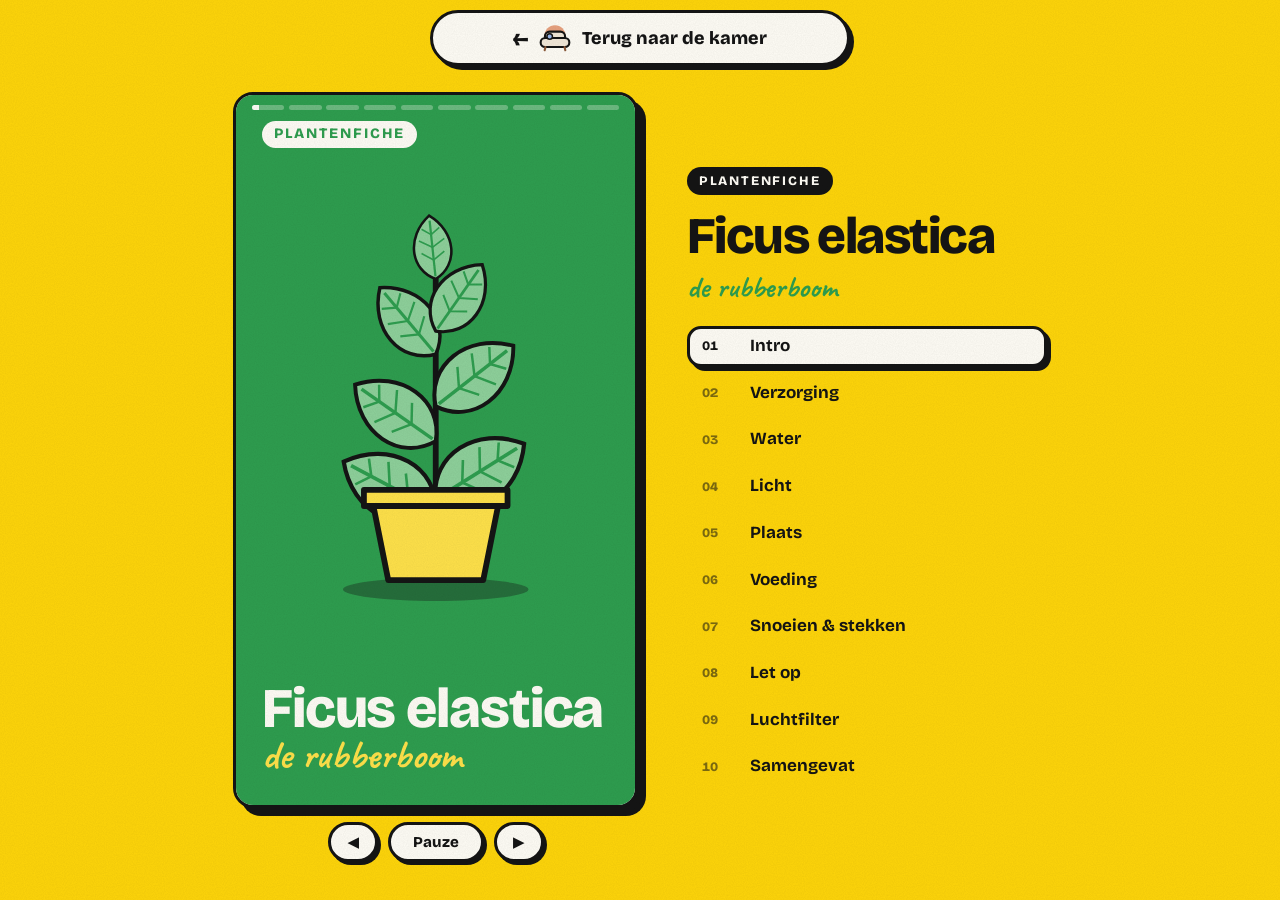
<file: rubberboom/index.html>
<!DOCTYPE html>
<html lang="nl">
<head>
<meta charset="UTF-8">
<meta name="viewport" content="width=device-width, initial-scale=1.0, viewport-fit=cover">
<meta name="description" content="Geanimeerde explainer over de rubberboom (Ficus elastica), gemaakt op basis van een handgetekende plantenfiche.">
<meta name="theme-color" content="#FFD60A">
<meta name="apple-mobile-web-app-capable" content="yes">
<meta name="apple-mobile-web-app-title" content="Snap je plant">
<link rel="manifest" href="../manifest.webmanifest">
<link rel="icon" href="../icons/icon.svg" type="image/svg+xml">
<link rel="apple-touch-icon" href="../icons/apple-touch-icon.png">
<title>Rubberboom in een minuutje</title>
<link rel="preconnect" href="https://fonts.googleapis.com">
<link rel="stylesheet" href="https://fonts.googleapis.com/css2?family=Bricolage+Grotesque:opsz,wght@12..96,500;12..96,800&family=Caveat:wght@600;700&display=swap">
<style>
/* Layout: one vertical 9:16 "reel" stage, scenes cross-cut like a short video, controls underneath. Single committed look: marker colours from the notebook on the yellow desk. */
:root{
  --desk:#FFD60A; --ink:#141414; --paper:#FFFDF6;
  --leaf:#2E9E4F; --leaf-lt:#8ED19B; --teal:#0F8A8F; --sun:#F5C400;
  --blue:#2F6FD6; --purple:#5B2A9E; --red:#D8263A; --pot:#FFE24A;
  --display:"Bricolage Grotesque",system-ui,sans-serif;
  --hand:"Caveat","Comic Sans MS",cursive;
  color-scheme:light;
}
html,body{height:100%}
body{background:var(--desk);color:var(--ink);font-family:var(--display);margin:0;display:flex;flex-direction:column;align-items:center;justify-content:center;gap:12px;padding-inline:16px;padding-block:12px;box-sizing:border-box}
.stage{position:relative;width:min(100%,calc((100dvh - 198px)*9/16));aspect-ratio:9/16;max-width:100%;border:3px solid var(--ink);border-radius:22px;overflow:hidden;background:var(--paper);box-shadow:8px 8px 0 var(--ink);cursor:pointer;container-type:inline-size}
.scene{position:absolute;inset:0;display:flex;flex-direction:column;align-items:center;justify-content:space-between;padding:7cqw 6cqw 8cqw;box-sizing:border-box;opacity:0;visibility:hidden;transition:opacity .35s}
.scene.on{opacity:1;visibility:visible}
.tag{font:800 3.6cqw/1 var(--display);letter-spacing:.14em;text-transform:uppercase;background:var(--ink);color:var(--paper);padding:1.6cqw 3cqw;border-radius:99px;align-self:flex-start}
h2{font:800 11cqw/.95 var(--display);margin:0;text-wrap:balance;letter-spacing:-.02em;text-align:center}
.hand{font-family:var(--hand);font-weight:700}
.sub{font:700 8cqw/1.05 var(--hand);text-align:center;margin:0;text-wrap:balance}
.note{font:700 8.8cqw/1.05 var(--hand);text-align:center}
svg.art{width:86cqw;height:auto;overflow:visible}
.scene .a{opacity:0}
.scene.on .a{animation:pop .55s cubic-bezier(.3,1.6,.5,1) forwards}
.scene.on .d1{animation-delay:.25s}.scene.on .d2{animation-delay:.6s}.scene.on .d3{animation-delay:1s}.scene.on .d4{animation-delay:1.5s}.scene.on .d5{animation-delay:2.1s}.scene.on .d6{animation-delay:2.7s}
@keyframes pop{0%{opacity:0;transform:translateY(14px) scale(.6)}100%{opacity:1;transform:none}}
.grow{transform-box:fill-box;transform-origin:50% 100%}
.scene.on .grow{animation:leaf .6s cubic-bezier(.3,1.7,.5,1) both}
@keyframes leaf{0%{transform:scale(0) rotate(-20deg)}100%{transform:none}}
.chip{display:inline-block;border:3px solid currentColor;border-radius:14px;padding:1cqw 3cqw;font:700 8cqw/1 var(--hand)}

/* 1 intro */
#s1{background:var(--leaf);color:var(--paper)}
#s1 .tag{background:var(--paper);color:var(--leaf)}
#s1 h2{font-size:14cqw}
/* 2 dust */
#s2{background:#F4EEFF}
.dust circle{fill:#9a8f7a}
.scene.on .dust{animation:dust 2.6s 1.2s forwards}
@keyframes dust{to{opacity:0;transform:translateX(30px)}}
.scene.on .wipe{animation:wipe 1.6s 1.1s ease-in-out forwards}
@keyframes wipe{0%{transform:translate(-90px,40px)}50%{transform:translate(40px,-10px)}100%{transform:translate(160px,-60px);opacity:0}}
.scene.on .shine{animation:shine 1s 2.6s forwards}
@keyframes shine{from{opacity:0}to{opacity:1}}
/* 3 water */
#s3{background:#DDF4F3;color:var(--ink)}
#s3 h2{color:var(--teal)}
.mist{transform-box:fill-box;transform-origin:100% 50%}
.scene.on .mist{animation:mist 1s .5s 3 ease-out}
@keyframes mist{0%{opacity:0;transform:scale(.3)}40%{opacity:1}100%{opacity:0;transform:scale(1.2)}}
.drop{transform-box:fill-box}
.scene.on .drop{animation:fall 1.4s ease-in infinite}
@keyframes fall{0%{transform:translateY(-30px);opacity:0}20%{opacity:1}100%{transform:translateY(70px);opacity:0}}
.week{display:grid;grid-template-columns:repeat(7,1fr);gap:1.5cqw;width:100%}
.week span{aspect-ratio:1;border:2.5px solid var(--teal);border-radius:8px;display:grid;place-items:center;font:800 3.6cqw var(--display);color:var(--teal)}
.week span.w{background:var(--teal);color:var(--paper)}
/* 4 light */
#s4{background:#FFF6C2}
.rays{transform-box:fill-box;transform-origin:center}
.scene.on .rays{animation:spin 8s linear infinite}
@keyframes spin{to{transform:rotate(360deg)}}
.in{display:inline-block;color:var(--ink);text-decoration:underline;text-decoration-thickness:.12em;text-underline-offset:.08em}
.scene.on .in{animation:slam .5s 1.2s cubic-bezier(.3,1.8,.5,1) both}
@keyframes slam{0%{transform:translateY(-120%) scale(2);opacity:0}100%{transform:none;opacity:1}}
#s4 h2 .dir{color:#B58F00}
/* 5 draft */
#s5{background:#E3ECFF}
.scene.on .shiver{animation:shiver .12s .8s 24 alternate}
@keyframes shiver{from{transform:rotate(-4deg)}to{transform:rotate(4deg)}}
.shiver{transform-box:fill-box;transform-origin:50% 100%}
.gust{stroke-dasharray:120;stroke-dashoffset:120}
.scene.on .gust{animation:gust 1.1s ease-out infinite}
.scene.on .gust:nth-of-type(2){animation-delay:.35s}.scene.on .gust:nth-of-type(3){animation-delay:.7s}
@keyframes gust{0%{stroke-dashoffset:120;opacity:1}100%{stroke-dashoffset:-120;opacity:0}}
.cross{stroke-dasharray:700;stroke-dashoffset:700}
.scene.on .cross{animation:draw .8s 2.2s forwards}
@keyframes draw{to{stroke-dashoffset:0}}
/* 6 food */
#s6{background:var(--purple);color:var(--paper)}
#s6 .tag{background:var(--paper);color:var(--purple)}
.year{display:grid;grid-template-columns:repeat(4,1fr);gap:2cqw;width:100%}
.season{border:2.5px solid var(--paper);border-radius:12px;padding:2cqw;text-align:center}
.season b{display:block;font:800 3.6cqw var(--display);letter-spacing:.08em;text-transform:uppercase;margin-bottom:1.5cqw}
.season i{display:inline-block;width:3.4cqw;height:3.4cqw;border-radius:50%;margin:.5cqw;border:2px solid var(--paper)}
.season.yes i:nth-child(odd){background:var(--paper)}
.season.no{opacity:.35}
.glow{transform-box:fill-box;transform-origin:center}
.scene.on .glow{animation:glow 1.2s ease-in-out infinite alternate}
@keyframes glow{from{opacity:.3}to{opacity:1}}
/* 7 prune */
#s7{background:#E6F6E3}
#s7 h2{color:var(--leaf)}
.shears .ha,.shears .hb{transform-box:view-box;transform-origin:0 0}
.scene.on .shears .ha{animation:bladeA .28s .5s 5 alternate ease-in-out}
.scene.on .shears .hb{animation:bladeB .28s .5s 5 alternate ease-in-out}
@keyframes bladeA{from{transform:rotate(-6deg)}to{transform:rotate(17deg)}}
@keyframes bladeB{from{transform:rotate(6deg)}to{transform:rotate(-17deg)}}
.top{transform-box:fill-box}
.scene.on .top{animation:lift 1s 1.7s forwards}
@keyframes lift{70%{opacity:1}to{transform:translate(60px,-70px) rotate(35deg);opacity:0}}
.branch{transform-box:fill-box;transform-origin:50% 100%;transform:scale(0)}
.scene.on .branch{animation:leaf .6s 2.4s cubic-bezier(.3,1.7,.5,1) forwards}
.scene.on .branch.b2{animation-delay:2.7s}.scene.on .branch.b3{animation-delay:3s}
.cuts{display:grid;grid-template-columns:1fr 1fr;gap:3cqw;width:100%}
.cuts div{border:3px solid var(--leaf);border-radius:16px;padding:2cqw 2cqw 2.5cqw;text-align:center;font:700 6.4cqw/1 var(--hand);color:var(--ink);background:var(--paper);display:flex;flex-direction:column;align-items:center;gap:1cqw}.cuts svg{width:80%;height:auto;overflow:visible}
.cuts small{display:block;font:800 3.4cqw var(--display);letter-spacing:.1em;text-transform:uppercase;color:var(--leaf);margin-bottom:1cqw}
/* 8 toxic */
#s8{background:var(--red);color:var(--paper)}
#s8 .tag{background:var(--paper);color:var(--red)}
.ooze{transform-box:fill-box}
.scene.on .ooze{animation:ooze 1.6s .6s ease-in infinite}
@keyframes ooze{0%{transform:translateY(0) scale(.2);opacity:0}30%{opacity:1;transform:scale(1)}100%{transform:translateY(90px);opacity:0}}
/* 9 formaldehyde */
#s9{background:var(--paper)}
#s9 h2{color:var(--red);font-size:9.6cqw}
.mol{font:800 6cqw var(--display);fill:var(--red)}
.src{display:flex;flex-direction:column;gap:2cqw;width:100%}
.src span{border-left:5px solid var(--ink);padding-left:3cqw;font:700 8cqw/1 var(--hand)}
.need{background:var(--leaf);color:var(--paper);border-radius:16px;padding:3cqw 5cqw;font:800 6.2cqw/1.1 var(--display);text-align:center;width:100%;box-sizing:border-box}
/* 10 recap */
#s10{background:var(--ink);color:var(--paper);justify-content:center;gap:5cqw}
#s10 .tag{background:var(--desk);color:var(--ink);align-self:center}
.recap{display:grid;grid-template-columns:1fr 1fr;gap:2.5cqw;width:100%}
.recap div{border-radius:14px;padding:3cqw;font:700 6.6cqw/1.02 var(--hand);color:var(--ink)}
.recap b{display:block;font:800 3.2cqw var(--display);letter-spacing:.1em;text-transform:uppercase;margin-bottom:1cqw}

/* progress + controls */
.bars{position:absolute;top:2.4cqw;left:4cqw;right:4cqw;display:flex;gap:1.2cqw;z-index:5}
.bars i{flex:1;height:5px;border-radius:9px;background:rgba(20,20,20,.18);overflow:hidden}
.bars i b{display:block;height:100%;width:0;background:var(--ink)}
.dark .bars i{background:rgba(255,253,246,.3)}.dark .bars i b{background:var(--paper)}
.ctrl{display:flex;gap:10px;align-items:center}
.ctrl button{font:800 15px var(--display);background:var(--paper);color:var(--ink);border:3px solid var(--ink);border-radius:99px;padding:8px 16px;box-shadow:3px 3px 0 var(--ink);cursor:pointer}
.ctrl button:active{transform:translate(2px,2px);box-shadow:1px 1px 0 var(--ink)}
.ctrl button:focus-visible{outline:3px solid var(--purple);outline-offset:3px}
#play{min-width:96px}
@media (prefers-reduced-motion:reduce){*,*::before,*::after{animation-duration:.01ms!important;animation-iteration-count:1!important}.scene .a{opacity:1}.branch{transform:none}*{animation-delay:0s!important}}
.stage{touch-action:none;user-select:none;-webkit-user-select:none}.hint{font:600 13px/1.3 var(--display);margin:0;text-align:center;opacity:.75}</style>
<style id="layout">/* Gedeelde compositielaag voor alle reels (wordt na de eigen stijl van elke reel ingevoegd).
   Gsm: kader zo groot mogelijk, tekening vult de ruimte, tekst links onderaan.
   Computer: reel links, inhoudstafel rechts. */

/* --- binnen een scène --- */
.scene{justify-content:flex-start;gap:3.2cqw;padding:15cqw 6.5cqw 7cqw}
.scene>.tag{position:absolute;top:6.4cqw;left:6.5cqw;margin:0}
.scene>svg.art{flex:1 1 0;min-height:0;width:100%!important;height:100%;max-width:none;align-self:stretch}
.scene>:not(svg):not(.tag){flex:none;align-self:stretch}
.scene h2{text-align:left;align-self:stretch}
.scene .col{align-items:flex-start;text-align:left}
.scene .note,.scene .sub{text-align:left;align-self:flex-start}
.scene .col>.chip{align-self:flex-start}
.scene>div[style]{align-items:flex-start!important;text-align:left!important}
.scene>div[style]>.chip,.scene>div[style]>span{align-self:flex-start}
.scene p{margin:0}
/* scènes zonder grote tekening: inhoud in het midden van de ruimte */
.scene:not(:has(>svg.art)){justify-content:center}
.scene:not(:has(>svg.art)) h2{margin-bottom:1cqw}

/* --- gsm: kader groter, knoppen dichter --- */
.stage{border-radius:20px}

/* --- computer: reel + inhoudstafel --- */
.reelcol{display:contents}
.toc{display:none}
@media (min-width:900px) and (min-height:560px){
  body{flex-direction:row;align-items:center;justify-content:center;gap:48px}
  .reelcol{display:flex;flex-direction:column;align-items:center;gap:14px}
  .stage{width:min(calc((100dvh - 190px)*9/16),460px)!important}
  .hint{display:none}
  .toc{display:flex;flex-direction:column;gap:18px;width:min(360px,34vw);align-self:center}
  .toc .eyebrow{font:800 13px var(--display);letter-spacing:.14em;text-transform:uppercase;background:var(--ink);color:var(--paper);border-radius:99px;padding:6px 12px;align-self:flex-start}
  .toc h1{font:800 clamp(36px,4vw,56px)/.92 var(--display);letter-spacing:-.03em;margin:0;text-wrap:balance}
  .toc .common{font:700 30px/1 var(--hand);color:var(--leaf);margin:-6px 0 0}
  .toc ol{list-style:none;margin:6px 0 0;padding:0;display:flex;flex-direction:column;gap:6px;counter-reset:c}
  .toc li{counter-increment:c}
  .toc button{all:unset;box-sizing:border-box;width:100%;display:grid;grid-template-columns:38px 1fr;align-items:center;gap:10px;cursor:pointer;padding:8px 12px;border:3px solid transparent;border-radius:14px;font:700 17px/1.1 var(--display)}
  .toc button::before{content:counter(c,decimal-leading-zero);font:800 13px var(--display);color:var(--ink);opacity:.55;font-variant-numeric:tabular-nums}
  .toc button:hover{background:rgba(255,253,246,.55)}
  .toc button[aria-current="step"]{background:var(--paper);border-color:var(--ink);box-shadow:4px 4px 0 var(--ink)}
  .toc button[aria-current="step"]::before{opacity:1}
  .toc button:focus-visible{outline:3px solid var(--purple);outline-offset:2px}
}

/* --- soepele beweging in de reels --- */
.scene{transition:opacity .55s cubic-bezier(.4,0,.2,1),transform .75s cubic-bezier(.2,.8,.2,1),filter .55s cubic-bezier(.4,0,.2,1);transform:scale(1.035);filter:blur(5px)}
.scene.on{transform:none;filter:none}
.scene.on .a{animation:pop .75s cubic-bezier(.2,.8,.2,1) forwards}
@keyframes pop{0%{opacity:0;transform:translateY(18px);filter:blur(6px)}100%{opacity:1;transform:none;filter:none}}
.scene.on .grow,.scene.on .rise{animation-duration:.9s;animation-timing-function:cubic-bezier(.2,.9,.3,1.08)}
.bars i b{transition:width .12s linear}
@media (prefers-reduced-motion:reduce){.scene{transform:none;filter:none;transition:opacity .2s}}
</style>
<style id="smooth">/* Gedeelde afwerking voor de hele app: overgangen, korrel, soepele knoppen. */

/* vloeiende overgang tussen kamer en reels (browsers die het kennen) */
@view-transition{navigation:auto}
::view-transition-old(root){animation:vtOut .32s cubic-bezier(.4,0,.2,1) both}
::view-transition-new(root){animation:vtIn .48s cubic-bezier(.2,.8,.2,1) both}
@keyframes vtOut{to{opacity:0;transform:scale(.985);filter:blur(4px)}}
@keyframes vtIn{from{opacity:0;transform:translateY(18px) scale(1.01);filter:blur(6px)}}

/* fijne papierkorrel over het geheel */
body::after{content:"";position:fixed;inset:0;pointer-events:none;z-index:50;opacity:.07;mix-blend-mode:multiply;
  background-image:url("data:image/svg+xml,%3Csvg xmlns='http://www.w3.org/2000/svg' width='160' height='160'%3E%3Cfilter id='n'%3E%3CfeTurbulence type='fractalNoise' baseFrequency='.9' numOctaves='2' stitchTiles='stitch'/%3E%3CfeColorMatrix values='0 0 0 0 0 0 0 0 0 0 0 0 0 0 0 0 0 0 .9 0'/%3E%3C/filter%3E%3Crect width='160' height='160' filter='url(%23n)'/%3E%3C/svg%3E")}

/* soepele knoppen */
button,.home,.chip,.how-btn .pen{transition:transform .35s cubic-bezier(.2,.8,.2,1),box-shadow .35s cubic-bezier(.2,.8,.2,1),background-color .25s,color .25s}

@media (prefers-reduced-motion:reduce){
  ::view-transition-old(root),::view-transition-new(root){animation:none}
}
</style>


</head>
<body>
<a class="home" href="../"><span aria-hidden="true" style="font-size:24px;line-height:1">&larr;</span><svg viewBox="0 0 32 26" aria-hidden="true"><path d="M6 22V11a10 10 0 0 1 20 0v11Z" fill="#E9A27F"/><rect x="6.5" y="7" width="19" height="9" rx="4.5" fill="#F2E8D8" stroke="#141414" stroke-width="2"/><rect x="2.5" y="13" width="27" height="8.5" rx="4.2" fill="#F2E8D8" stroke="#141414" stroke-width="2"/><circle cx="11" cy="11.6" r="2.6" fill="#9BB9EE" stroke="#141414" stroke-width="1.4"/><path d="M7 21.5l-.7 3M25 21.5l.7 3" stroke="#8C5A3A" stroke-width="2" stroke-linecap="round"/></svg>Terug naar de kamer</a>
<style>.home{position:fixed;top:calc(10px + env(safe-area-inset-top,0px));left:50%;transform:translateX(-50%);z-index:10;width:min(calc(100% - 32px),420px);box-sizing:border-box;display:flex;align-items:center;justify-content:center;gap:10px;padding:11px 18px;background:var(--paper);color:var(--ink);font:800 18px/1 var(--display);text-decoration:none;border:3px solid var(--ink);border-radius:99px;box-shadow:4px 4px 0 var(--ink);transition:transform .1s,box-shadow .1s}.home svg{width:34px;height:28px;flex:none}.home:hover{background:#FFF1A8}.home:active{transform:translateX(-50%) translate(3px,3px);box-shadow:1px 1px 0 var(--ink)}.home:focus-visible{outline:3px solid var(--purple);outline-offset:3px}body{padding-top:calc(66px + env(safe-area-inset-top,0px))}</style>


<div class="stage" id="stage" aria-live="polite" data-nav="{&quot;prev&quot;: &quot;../graslelie/&quot;, &quot;next&quot;: &quot;../pannenkoekenplant/&quot;}">
  <div class="bars" id="bars"></div>

  <!-- 1 -->
  <section class="scene" id="s1" data-dur="5200" data-dark>
    <span class="tag a">Plantenfiche</span>
    <svg class="art" viewBox="0 0 300 330" aria-hidden="true">
      <defs>
        <g id="lf">
          <path d="M0 0C-38-18-40-70 0-100C40-70 38-18 0 0Z" fill="#8ED19B" stroke="#141414" stroke-width="4"/>
          <path d="M0-4V-92" stroke="#2E9E4F" stroke-width="3.5"/>
          <path d="M0-30l-18-12M0-50l-20-12M0-70l-14-10M0-30l18-12M0-50l20-12M0-70l14-10" stroke="#2E9E4F" stroke-width="2.5" fill="none"/>
        </g>
      </defs>
      <ellipse cx="150" cy="318" rx="80" ry="10" fill="#141414" opacity=".35"/>
      <path d="M150 300V40" stroke="#141414" stroke-width="5"/>
      <g class="grow" style="animation-delay:.2s"><use href="#lf" transform="translate(150 250) rotate(-62) scale(.9)"/></g>
      <g class="grow" style="animation-delay:.35s"><use href="#lf" transform="translate(150 240) rotate(58) scale(.9)"/></g>
      <g class="grow" style="animation-delay:.5s"><use href="#lf" transform="translate(150 190) rotate(-55) scale(.85)"/></g>
      <g class="grow" style="animation-delay:.65s"><use href="#lf" transform="translate(150 160) rotate(52) scale(.85)"/></g>
      <g class="grow" style="animation-delay:.8s"><use href="#lf" transform="translate(150 115) rotate(-40) scale(.75)"/></g>
      <g class="grow" style="animation-delay:.95s"><use href="#lf" transform="translate(150 95) rotate(35) scale(.7)"/></g>
      <g class="grow" style="animation-delay:1.1s"><use href="#lf" transform="translate(150 50) rotate(-6) scale(.55)"/></g>
      <path d="M95 240h110l-14 70H109Z" fill="#FFE24A" stroke="#141414" stroke-width="5" stroke-linejoin="round"/>
      <path d="M88 232h124v14H88Z" fill="#FFE24A" stroke="#141414" stroke-width="5" stroke-linejoin="round"/>
    </svg>
    <div style="text-align:center">
      <h2 class="a d3">Ficus elastica</h2>
      <p class="note a d4" style="font-size:10cqw;color:var(--pot)">de rubberboom</p>
    </div>
  </section>

  <!-- 2 -->
  <section class="scene" id="s2" data-dur="5200">
    <span class="tag a">Verzorging</span>
    <svg class="art" viewBox="0 0 300 260" aria-hidden="true">
      <g transform="translate(150 240) rotate(-25) scale(2.2)"><use href="#lf"/></g>
      <g class="dust"><circle cx="110" cy="120" r="4"/><circle cx="130" cy="90" r="3"/><circle cx="150" cy="140" r="5"/><circle cx="170" cy="100" r="3.5"/><circle cx="120" cy="160" r="3"/><circle cx="160" cy="70" r="4"/><circle cx="185" cy="130" r="3"/><circle cx="100" cy="190" r="4"/></g>
      <g class="shine" opacity="0"><path d="M205 60l6 14 14 6-14 6-6 14-6-14-14-6 14-6Z" fill="#FFD60A" stroke="#141414" stroke-width="3"/><path d="M90 80l4 9 9 4-9 4-4 9-4-9-9-4 9-4Z" fill="#FFD60A" stroke="#141414" stroke-width="3"/></g>
      <g class="wipe"><rect x="100" y="130" width="70" height="56" rx="6" fill="#fff" stroke="#141414" stroke-width="4" transform="rotate(-12 135 158)"/><path d="M110 150q15 8 30 0t30 0M108 168q15 8 30 0t30 0" stroke="#2F6FD6" stroke-width="3" fill="none" transform="rotate(-12 135 158)"/></g>
    </svg>
    <div style="text-align:center;display:flex;flex-direction:column;gap:3cqw">
      <h2 class="a d2">Afstoffen!</h2>
      <p class="note a d4" style="color:var(--purple)">met nat keukenpapier</p>
    </div>
  </section>

  <!-- 3 -->
  <section class="scene" id="s3" data-dur="6500">
    <span class="tag a">Water</span>
    <svg class="art" viewBox="0 0 300 200" aria-hidden="true" style="width:70cqw">
      <path d="M150 70h40v-24c22 0 30 14 30 30v8h-16v-8c0-6-4-10-10-10" fill="#141414"/>
      <rect x="150" y="56" width="16" height="20" fill="#141414"/>
      <path d="M170 76L120 180h110Z" fill="#2F9FB0" stroke="#141414" stroke-width="6" stroke-linejoin="round"/>
      <path d="M150 120l40 0M140 140l60 0M130 160l80 0" stroke="#0F8A8F" stroke-width="3"/>
      <g class="mist"><path d="M146 66l-40-26M146 66l-46-6M146 66l-44 14M146 66l-36 30M146 66l-28-38" stroke="#0F8A8F" stroke-width="4" stroke-linecap="round"/></g>
      <g fill="#0F8A8F"><path class="drop" d="M50 110c-8 12-8 20 0 20s8-8 0-20Z"/><path class="drop" style="animation-delay:.5s" d="M75 100c-8 12-8 20 0 20s8-8 0-20Z"/><path class="drop" style="animation-delay:.9s" d="M30 95c-8 12-8 20 0 20s8-8 0-20Z"/></g>
    </svg>
    <div style="display:flex;flex-direction:column;gap:3cqw;align-items:center;width:100%">
      <p class="note a d1">≋ grond licht vochtig</p>
      <h2 class="a d2">Niet veel water</h2>
      <div class="week a d3" aria-label="één keer per week"><span>ma</span><span>di</span><span class="w">wo</span><span>do</span><span>vr</span><span>za</span><span>zo</span></div>
      <span class="chip a d4" style="color:var(--teal)">1x / week</span>
      <p class="note a d5" style="font-size:10cqw;color:var(--teal)">meer in de zomer!</p>
    </div>
  </section>

  <!-- 4 -->
  <section class="scene" id="s4" data-dur="5200">
    <span class="tag a">Licht</span>
    <svg class="art" viewBox="0 0 300 240" aria-hidden="true" style="width:66cqw">
      <g class="rays"><g stroke="#141414" stroke-width="6" stroke-linecap="round"><path d="M150 20v28M150 192v28M30 120h28M242 120h28M65 35l20 20M215 185l20 20M65 205l20-20M215 55l20-20"/></g></g>
      <circle cx="150" cy="120" r="58" fill="#F5C400" stroke="#141414" stroke-width="6"/>
      <circle cx="150" cy="120" r="26" fill="#141414"/>
    </svg>
    <div style="text-align:center">
      <h2><span class="in">in</span><span class="dir">direct</span><br>zonlicht</h2>
    </div>
  </section>

  <!-- 5 -->
  <section class="scene" id="s5" data-dur="5200">
    <span class="tag a">Plaats</span>
    <svg class="art" viewBox="0 0 300 240" aria-hidden="true">
      <g transform="translate(10 40)">
        <path d="M30 60c-10-30 20-50 40-35 10-25 50-25 55 5 25 0 30 35 5 40-5 20-40 25-55 10-20 10-50 0-45-20Z" fill="#6E9BE6" stroke="#141414" stroke-width="5"/>
        <path d="M60 55l12 6M95 55l-12 6" stroke="#141414" stroke-width="4" stroke-linecap="round"/>
        <ellipse cx="80" cy="80" rx="8" ry="10" fill="#141414"/>
      </g>
      <g stroke="#2F6FD6" stroke-width="6" fill="none" stroke-linecap="round">
        <path class="gust" d="M120 100q30-10 60 0t50-6"/>
        <path class="gust" d="M110 130q35-8 70 0t55 4"/>
        <path class="gust" d="M120 160q30 8 60 0t50 8"/>
      </g>
      <g class="shiver"><g transform="translate(245 230)">
        <path d="M0 -10V-110" stroke="#141414" stroke-width="4"/>
        <use href="#lf" transform="translate(0 -60) rotate(-55) scale(.5)"/>
        <use href="#lf" transform="translate(0 -80) rotate(50) scale(.5)"/>
        <use href="#lf" transform="translate(0 -105) rotate(-5) scale(.4)"/>
        <path d="M-22 -20h44l-6 24h-32Z" fill="#FFE24A" stroke="#141414" stroke-width="4"/>
      </g></g>
      <path class="cross" d="M20 30L280 220M280 30L20 220" stroke="#D8263A" stroke-width="10" stroke-linecap="round"/>
    </svg>
    <h2 class="a d4">Niet in de tocht zetten</h2>
  </section>

  <!-- 6 -->
  <section class="scene" id="s6" data-dur="6200" data-dark>
    <span class="tag a">Voeding</span>
    <svg class="art" viewBox="0 0 300 180" aria-hidden="true" style="width:46cqw">
      <g class="glow" stroke="#FFFDF6" stroke-width="6" stroke-linecap="round"><path d="M150 10v18M150 152v18M80 90h18M202 90h18M100 40l12 12M188 128l12 12M100 140l12-12M188 52l12-12"/></g>
      <rect x="128" y="45" width="44" height="90" rx="22" fill="#FFFDF6" stroke="#141414" stroke-width="5"/>
      <path d="M128 90h44v23a22 22 0 0 1-44 0Z" fill="#B48CF0" stroke="#141414" stroke-width="5"/>
    </svg>
    <div style="display:flex;flex-direction:column;gap:4cqw;align-items:center;width:100%">
      <h2 class="a d1">Om de 2 weken</h2>
      <div class="year a d3">
        <div class="season yes"><b>Lente</b><i></i><i></i><i></i><i></i></div>
        <div class="season yes"><b>Zomer</b><i></i><i></i><i></i><i></i></div>
        <div class="season no"><b>Herfst</b><i></i><i></i><i></i><i></i></div>
        <div class="season no"><b>Winter</b><i></i><i></i><i></i><i></i></div>
      </div>
      <p class="note a d4" style="font-size:10cqw;color:var(--pot)">lente + zomer</p>
    </div>
  </section>

  <!-- 7 -->
  <section class="scene" id="s7" data-dur="7600">
    <span class="tag a">Snoeien &amp; stekken</span>
    <svg class="art" viewBox="0 0 300 230" aria-hidden="true" style="width:78cqw">
      <g transform="translate(110 225)">
        <path d="M0-20V-140" stroke="#141414" stroke-width="5"/>
        <use href="#lf" transform="translate(0 -70) rotate(-60) scale(.6)"/>
        <use href="#lf" transform="translate(0 -95) rotate(55) scale(.6)"/>
        <g class="branch"><path d="M0-130l-34-36" stroke="#141414" stroke-width="4"/><use href="#lf" transform="translate(-34 -166) rotate(-30) scale(.45)"/></g>
        <g class="branch b2"><path d="M0-130l34-36" stroke="#141414" stroke-width="4"/><use href="#lf" transform="translate(34 -166) rotate(30) scale(.45)"/></g>
        <g class="branch b3"><use href="#lf" transform="translate(0 -130) rotate(-90) scale(.42)"/></g>
        <path d="M-30-22h60l-8 30h-44Z" fill="#FFE24A" stroke="#141414" stroke-width="5"/>
      </g>
      <g class="top"><path d="M110 85V48" stroke="#141414" stroke-width="5"/><use href="#lf" transform="translate(110 60) rotate(-40) scale(.45)"/><use href="#lf" transform="translate(110 50) rotate(20) scale(.4)"/></g>
      <g class="shears" transform="translate(236 70) rotate(-90) scale(.3)">
        <g class="ha"><g transform="translate(-266 -262)">
          <path d="M246 262C204 204 176 140 204 70C246 118 270 190 276 254Z" fill="#141414"/>
          <path d="M284 274L342 456" stroke="#141414" stroke-width="52" stroke-linecap="round"/>
          <path d="M300 334L332 432" stroke="#FFFDF6" stroke-width="9" stroke-linecap="round" opacity=".85"/>
        </g></g>
        <g class="hb"><g transform="translate(-266 -262)">
          <path d="M266 258C282 186 306 124 352 92C364 146 334 214 296 268Z" fill="#141414"/>
          <path d="M248 272L150 448" stroke="#141414" stroke-width="52" stroke-linecap="round"/>
          <path d="M226 330L170 428" stroke="#FFFDF6" stroke-width="9" stroke-linecap="round" opacity=".85"/>
        </g></g>
        <circle r="20" fill="#FFD60A" stroke="#141414" stroke-width="10"/>
      </g>
    </svg>
    <div style="display:flex;flex-direction:column;gap:4cqw;align-items:center;width:100%">
      <h2 class="a d3" style="font-size:9.4cqw">Snoei de top<br>om uit te struiken</h2>
      <div class="cuts a d5">
        <div><small>Stek 1</small><svg viewBox="0 0 120 112" aria-hidden="true">
<path d="M35 50H85L81 104H39Z" fill="#7FC8E8" opacity=".75"/>
<path d="M60 96V30" stroke="#141414" stroke-width="3"/>
<path d="M60 96l-7 10M60 96v12M60 96l7 10" stroke="#fff" stroke-width="2.4" stroke-linecap="round"/>
<circle cx="47" cy="78" r="2.5" fill="#fff"/><circle cx="73" cy="66" r="2" fill="#fff"/><circle cx="70" cy="88" r="2.5" fill="#fff"/>
<path d="M32 22L38 104H82L88 22" fill="none" stroke="#141414" stroke-width="4" stroke-linejoin="round"/>
<use href="#lf" transform="translate(60 42) rotate(-38) scale(.3)"/>
<use href="#lf" transform="translate(60 34) rotate(32) scale(.28)"/></svg><span>bladeren in water</span></div>
        <div><small>Stek 2</small><svg viewBox="0 0 120 112" aria-hidden="true">
<path d="M60 70V22" stroke="#141414" stroke-width="3"/>
<use href="#lf" transform="translate(60 54) rotate(-48) scale(.3)"/>
<use href="#lf" transform="translate(60 44) rotate(42) scale(.3)"/>
<use href="#lf" transform="translate(60 28) rotate(-4) scale(.26)"/>
<path d="M34 70h52l-6 34H40Z" fill="#B5654A" stroke="#141414" stroke-width="4" stroke-linejoin="round"/>
<ellipse cx="60" cy="70" rx="26" ry="5" fill="#6B4A34" stroke="#141414" stroke-width="3"/></svg><span>top stekken</span></div>
      </div>
    </div>
  </section>

  <!-- 8 -->
  <section class="scene" id="s8" data-dur="4800" data-dark>
    <span class="tag a">Let op</span>
    <svg class="art" viewBox="0 0 300 260" aria-hidden="true" style="width:66cqw">
      <g transform="translate(150 110)">
        <circle r="62" fill="#FFFDF6" stroke="#141414" stroke-width="6"/>
        <circle cx="-22" cy="-8" r="15" fill="#141414"/><circle cx="22" cy="-8" r="15" fill="#141414"/>
        <path d="M-5 18l5-10 5 10Z" fill="#141414"/>
        <path d="M-26 40v14M-9 42v14M9 42v14M26 40v14" stroke="#141414" stroke-width="5"/>
        <path d="M-90 70L90 -70M-90 -70L90 70" stroke="#FFFDF6" stroke-width="12" stroke-linecap="round" opacity=".25"/>
      </g>
      <path class="ooze" d="M232 160c-12 18-12 30 0 30s12-12 0-30Z" fill="#FFFDF6" stroke="#141414" stroke-width="4"/>
    </svg>
    <div style="text-align:center">
      <h2 class="a d2" style="font-size:15cqw">Sap is giftig!</h2>
    </div>
  </section>

  <!-- 9 -->
  <section class="scene" id="s9" data-dur="8000">
    <span class="tag a">Luchtfilter</span>
    <h2 class="a d1">Formaldehyde <span style="color:var(--ink);font-weight:500">(methanal)</span></h2>
    <svg class="art" viewBox="0 0 300 150" aria-hidden="true" style="width:70cqw">
      <g class="a d2">
        <text x="140" y="34" class="mol">O</text>
        <path d="M144 44v34M156 44v34" stroke="#D8263A" stroke-width="5"/>
        <text x="140" y="108" class="mol">C</text>
        <path d="M134 108l-34 22M168 108l34 22" stroke="#D8263A" stroke-width="5"/>
        <text x="80" y="146" class="mol">H</text><text x="204" y="146" class="mol">H</text>
      </g>
      <text x="236" y="70" class="mol a d3" style="font-size:22px">CH₂O</text>
    </svg>
    <div class="src">
      <span class="a d3">spaanplaat, mdf</span>
      <span class="a d4">textiel</span>
      <span class="a d5">ontsmettingsmiddel</span>
    </div>
    <div class="need a d6">1 à 3 planten nodig</div>
  </section>

  <!-- 10 -->
  <section class="scene" id="s10" data-dur="7000" data-dark>
    <span class="tag a">Samengevat</span>
    <h2 class="a d1" style="font-size:10cqw">Rubberboom-<br>checklist</h2>
    <div class="recap">
      <div class="a d2" style="background:var(--leaf-lt)"><b>Blad</b>afstoffen, nat keukenpapier</div>
      <div class="a d2" style="background:#8FD3D5"><b>Water</b>1x/week, meer in de zomer</div>
      <div class="a d3" style="background:var(--sun)"><b>Licht</b>indirect zonlicht</div>
      <div class="a d3" style="background:#AFC7F5"><b>Plaats</b>niet in de tocht</div>
      <div class="a d4" style="background:#CDB4F5"><b>Voeding</b>om de 2 weken, lente + zomer</div>
      <div class="a d4" style="background:#F59AA5"><b>Opgelet</b>sap is giftig</div>
    </div>
  </section>
</div>

<div class="ctrl">
  <button id="prev" type="button" aria-label="Vorige scène">◀</button>
  <button id="play" type="button">Pauze</button>
  <button id="next" type="button" aria-label="Volgende scène">▶</button>
</div>
<p class="hint">Veeg ← → door de fiche · ↑ ↓ naar een andere plant</p>

<script>
(function(){
  const stage=document.getElementById('stage');
  const scenes=[...stage.querySelectorAll('.scene')];
  const bars=document.getElementById('bars');
  scenes.forEach(()=>{const i=document.createElement('i');i.appendChild(document.createElement('b'));bars.appendChild(i)});
  const fills=[...bars.querySelectorAll('b')];
  const playBtn=document.getElementById('play');
  let idx=0,playing=true,elapsed=0,last=performance.now();
  function show(n){
    idx=(n+scenes.length)%scenes.length;elapsed=0;
    scenes.forEach((s,i)=>{s.classList.remove('on');});
    void stage.offsetWidth;
    scenes[idx].classList.add('on');
    stage.classList.toggle('dark',scenes[idx].hasAttribute('data-dark'));
    fills.forEach((f,i)=>f.style.width=i<idx?'100%':'0%');
    document.dispatchEvent(new CustomEvent('reel:scene',{detail:idx}));
  }
  function tick(t){
    const dt=t-last;last=t;
    if(playing){
      elapsed+=dt;const d=+scenes[idx].dataset.dur;
      fills[idx].style.width=Math.min(100,elapsed/d*100)+'%';
      if(elapsed>=d){ if(idx===scenes.length-1){playing=false;playBtn.textContent='Opnieuw';} else show(idx+1); }
    }
    requestAnimationFrame(tick);
  }
  function setPlay(p){playing=p;playBtn.textContent=p?'Pauze':'Speel';stage.querySelectorAll('.scene.on *').forEach(el=>el.style.animationPlayState=p?'running':'paused')}
  window.__reel={go:i=>{show(i);setPlay(true)}};
  playBtn.addEventListener('click',()=>{ if(playBtn.textContent==='Opnieuw'){show(0);setPlay(true);} else setPlay(!playing); });
  let swiped=false;
  stage.addEventListener('click',()=>{if(swiped){swiped=false;return;}playBtn.click();});
  const nav=JSON.parse(stage.dataset.nav||'{}');
  let sx=0,sy=0,down=false;
  stage.addEventListener('pointerdown',e=>{sx=e.clientX;sy=e.clientY;down=true});
  stage.addEventListener('pointercancel',()=>{down=false});
  stage.addEventListener('pointerup',e=>{
    if(!down)return;down=false;
    const dx=e.clientX-sx,dy=e.clientY-sy;
    if(Math.max(Math.abs(dx),Math.abs(dy))<40)return;
    swiped=true;
    if(Math.abs(dx)>Math.abs(dy)){
      if(dx<0){ if(idx===scenes.length-1&&nav.next){location.href=nav.next;return;} show(idx+1);setPlay(true); }
      else { show(idx-1);setPlay(true); }
    } else { const u=dy<0?nav.next:nav.prev; if(u) location.href=u; }
  });

  document.getElementById('prev').addEventListener('click',()=>{show(idx-1);setPlay(true)});
  document.getElementById('next').addEventListener('click',()=>{show(idx+1);setPlay(true)});
  document.addEventListener('keydown',e=>{if(e.key==='ArrowRight')document.getElementById('next').click();if(e.key==='ArrowLeft')document.getElementById('prev').click();if(e.key===' '){e.preventDefault();playBtn.click()}});
  show(0);requestAnimationFrame(tick);
})();
</script>
<script id="layout-js">// Gedeelde compositielaag: bouwt op de computer een inhoudstafel naast de reel.
(function(){
  const stage=document.getElementById('stage'); if(!stage) return;
  const ctrl=document.querySelector('.ctrl'), hint=document.querySelector('.hint');
  const scenes=[...stage.querySelectorAll('.scene')];
  const col=document.createElement('div'); col.className='reelcol';
  stage.parentNode.insertBefore(col,stage);
  [stage,ctrl,hint].forEach(el=>{ if(el) col.appendChild(el); });

  const first=scenes[0];
  const latin=(first.querySelector('h2')||{}).textContent||document.title;
  const common=(first.querySelector('.note')||{}).textContent||'';
  const toc=document.createElement('nav'); toc.className='toc'; toc.setAttribute('aria-label','Hoofdstukken van deze fiche');
  const items=scenes.map((s,i)=>{
    const t=(s.querySelector('.tag')||{}).textContent||('Scène '+(i+1));
    let label=t.charAt(0).toUpperCase()+t.slice(1).toLowerCase();
    if(i===0&&/plantenfiche/i.test(t)) label='Intro';
    return `<li><button type="button" data-i="${i}">${label}</button></li>`;
  }).join('');
  toc.innerHTML=`<span class="eyebrow">Plantenfiche</span><h1>${latin}</h1>`+
    (common?`<p class="common">${common}</p>`:'')+`<ol>${items}</ol>`;
  col.after(toc);
  const btns=[...toc.querySelectorAll('button')];
  btns.forEach(b=>b.addEventListener('click',()=>{ if(window.__reel) window.__reel.go(+b.dataset.i); }));
  function mark(i){ btns.forEach((b,k)=>{ if(k===i) b.setAttribute('aria-current','step'); else b.removeAttribute('aria-current'); }); }
  document.addEventListener('reel:scene',e=>mark(e.detail));
  const on=scenes.findIndex(s=>s.classList.contains('on')); mark(on<0?0:on);
})();
</script>



</body>
</html>
</file>
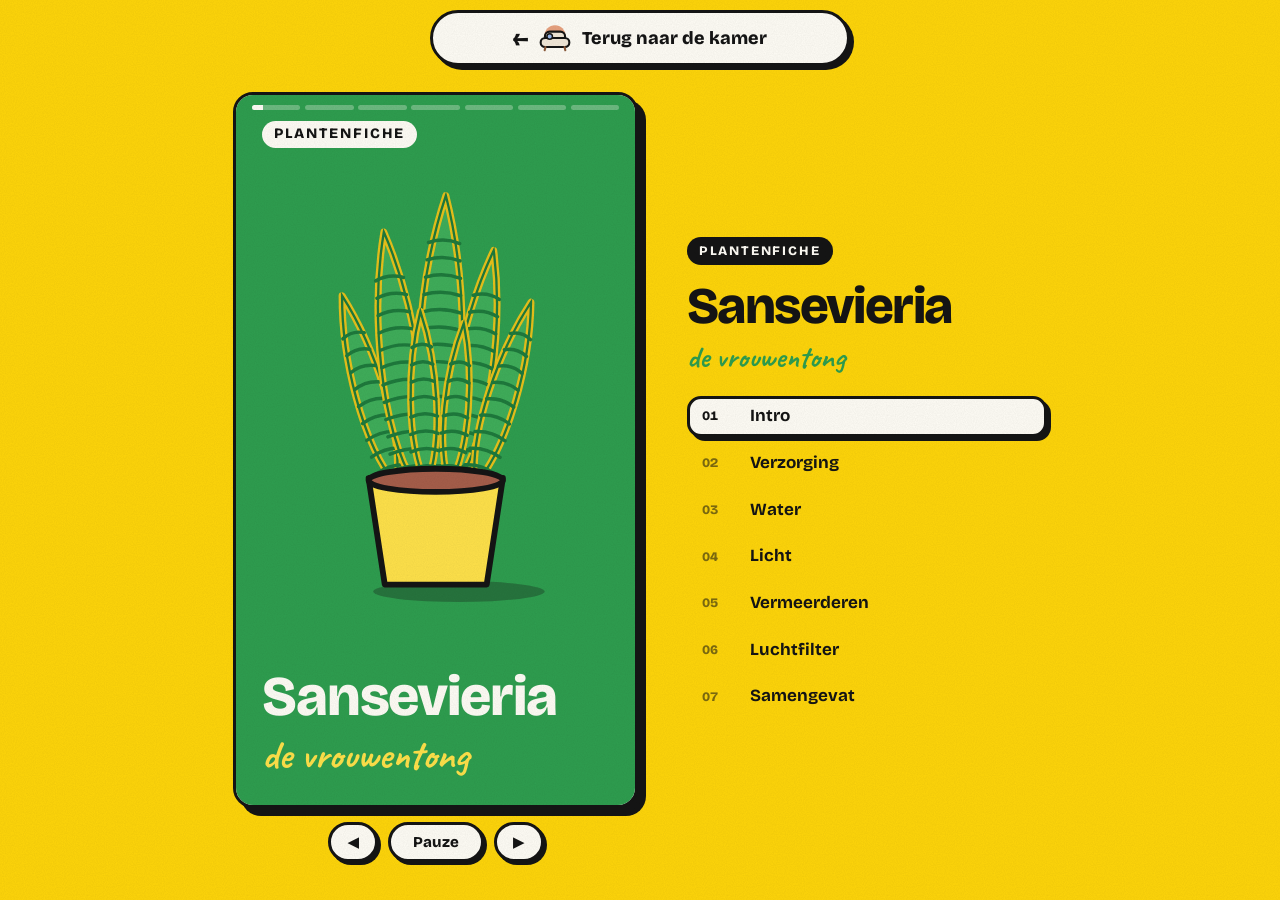
<file: vrouwentong/index.html>
<!DOCTYPE html>
<html lang="nl">
<head>
<meta charset="UTF-8">
<meta name="viewport" content="width=device-width, initial-scale=1.0, viewport-fit=cover">
<meta name="description" content="Geanimeerde explainer over de vrouwentong (Sansevieria), gemaakt op basis van een handgetekende plantenfiche.">
<meta name="theme-color" content="#FFD60A">
<meta name="apple-mobile-web-app-capable" content="yes">
<meta name="apple-mobile-web-app-title" content="Snap je plant">
<link rel="manifest" href="../manifest.webmanifest">
<link rel="icon" href="../icons/icon.svg" type="image/svg+xml">
<link rel="apple-touch-icon" href="../icons/apple-touch-icon.png">
<title>Vrouwentong in een minuutje</title>
<link rel="stylesheet" href="https://fonts.googleapis.com/css2?family=Bricolage+Grotesque:opsz,wght@12..96,500;12..96,800&family=Caveat:wght@600;700&display=swap">
<style>
:root{
  --desk:#FFD60A; --ink:#141414; --paper:#FFFDF6;
  --leaf:#2E9E4F; --leaf-lt:#8ED19B; --teal:#0F8A8F; --sun:#F5C400;
  --blue:#2F6FD6; --purple:#5B2A9E; --red:#D8263A; --pot:#FFE24A;
  --display:"Bricolage Grotesque",system-ui,sans-serif;
  --hand:"Caveat","Comic Sans MS",cursive;
  color-scheme:light;
}
html,body{height:100%}
body{background:var(--desk);color:var(--ink);font-family:var(--display);display:flex;flex-direction:column;align-items:center;justify-content:center;gap:12px;padding-inline:16px;padding-block:12px;box-sizing:border-box;margin:0}
.stage{position:relative;width:min(100%,calc((100dvh - 198px)*9/16));aspect-ratio:9/16;max-width:100%;border:3px solid var(--ink);border-radius:22px;overflow:hidden;background:var(--paper);box-shadow:8px 8px 0 var(--ink);cursor:pointer;container-type:inline-size}
.scene{position:absolute;inset:0;display:flex;flex-direction:column;align-items:center;justify-content:space-between;padding:7cqw 6cqw 8cqw;box-sizing:border-box;opacity:0;visibility:hidden;transition:opacity .35s;color:var(--ink)}
.scene.on{opacity:1;visibility:visible}
.scene.dk{color:var(--paper)}
.tag{font:800 3.6cqw/1 var(--display);letter-spacing:.14em;text-transform:uppercase;background:var(--ink);color:var(--paper);padding:1.6cqw 3cqw;border-radius:99px;align-self:flex-start}
.dk .tag{background:var(--paper);color:var(--ink)}
h2{font:800 11cqw/.95 var(--display);margin:0;text-wrap:balance;letter-spacing:-.02em;text-align:center}
.sub{font:700 8cqw/1.05 var(--hand);text-align:center;margin:0;text-wrap:balance}
.note{font:700 8.8cqw/1.05 var(--hand);text-align:center;margin:0}
.col{display:flex;flex-direction:column;gap:3cqw;align-items:center;width:100%;text-align:center}
svg.art{width:86cqw;height:auto;overflow:visible}
.scene .a{opacity:0}
.scene.on .a{animation:pop .55s cubic-bezier(.3,1.6,.5,1) forwards}
.scene.on .d1{animation-delay:.25s}.scene.on .d2{animation-delay:.6s}.scene.on .d3{animation-delay:1s}.scene.on .d4{animation-delay:1.5s}.scene.on .d5{animation-delay:2.1s}.scene.on .d6{animation-delay:2.7s}.scene.on .d7{animation-delay:3.3s}
@keyframes pop{0%{opacity:0;transform:translateY(14px) scale(.6)}100%{opacity:1;transform:none}}
.grow{transform-box:fill-box;transform-origin:50% 100%}
.scene.on .grow{animation:grow .6s cubic-bezier(.3,1.7,.5,1) both}
@keyframes grow{0%{transform:scale(0) rotate(-20deg)}100%{transform:none}}
.rise{transform-box:fill-box;transform-origin:50% 100%}
.scene.on .rise{animation:rise .7s cubic-bezier(.3,1.5,.5,1) both}
@keyframes rise{0%{transform:scaleY(0)}100%{transform:none}}
.chip{display:inline-block;border:3px solid currentColor;border-radius:14px;padding:1cqw 3cqw;font:700 8cqw/1 var(--hand)}
/* afstoffen */
.dust circle{fill:#9a8f7a}
.scene.on .dust{animation:fade 2.6s 1.2s forwards}
@keyframes fade{to{opacity:0;transform:translateX(30px)}}
.scene.on .wipe{animation:wipe 1.6s 1.1s ease-in-out forwards}
@keyframes wipe{0%{transform:translate(-90px,40px)}50%{transform:translate(40px,-10px)}100%{transform:translate(160px,-60px);opacity:0}}
.shine{opacity:0}
.scene.on .shine{animation:show 1s 2.6s forwards}
@keyframes show{to{opacity:1}}
/* water */
.mist{transform-box:fill-box;transform-origin:100% 50%;opacity:0}
.scene.on .mist{animation:mist 1s .5s 4 ease-out}
@keyframes mist{0%{opacity:0;transform:scale(.3)}40%{opacity:1}100%{opacity:0;transform:scale(1.2)}}
.drop{transform-box:fill-box;opacity:0}
.scene.on .drop{animation:fall 1.4s ease-in infinite}
@keyframes fall{0%{transform:translateY(-30px);opacity:0}20%{opacity:1}100%{transform:translateY(70px);opacity:0}}
.cal{display:grid;gap:1.5cqw;width:100%}
.cal span{aspect-ratio:1;border:2.5px solid currentColor;border-radius:8px;display:grid;place-items:center;font:800 3.4cqw var(--display)}
.cal span.w{background:currentColor}
.cal span.w b{color:var(--paper)}
/* licht */
.rays{transform-box:fill-box;transform-origin:center}
.scene.on .rays{animation:spin 8s linear infinite}
@keyframes spin{to{transform:rotate(360deg)}}
.in{display:inline-block;text-decoration:underline;text-decoration-thickness:.12em;text-underline-offset:.08em}
.scene.on .in{animation:slam .5s 1.2s cubic-bezier(.3,1.8,.5,1) both}
@keyframes slam{0%{transform:translateY(-120%) scale(2);opacity:0}100%{transform:none;opacity:1}}
.dir{color:#B58F00}
.glow{transform-box:fill-box;transform-origin:center}
.scene.on .glow{animation:glow 1.1s ease-in-out infinite alternate}
@keyframes glow{from{opacity:.35}to{opacity:1}}
/* tekenen */
.cross{stroke-dasharray:400;stroke-dashoffset:400}
.scene.on .cross{animation:draw .5s var(--cd,2s) forwards}
.tick{stroke-dasharray:200;stroke-dashoffset:200}
.scene.on .tick{animation:draw .5s var(--cd,2s) forwards}
@keyframes draw{to{stroke-dashoffset:0}}
.flash{transform-box:fill-box;transform-origin:center}
.scene.on .flash{animation:flash .5s .4s 6 alternate}
@keyframes flash{from{transform:scale(1)}to{transform:scale(1.18)}}
/* lucht */
.src{display:flex;flex-direction:column;gap:2cqw;width:100%}
.need{background:var(--leaf);color:var(--paper);border-radius:16px;padding:3cqw 5cqw;font:800 6.2cqw/1.1 var(--display);text-align:center;width:100%;box-sizing:border-box}
.need small{display:block;font:700 6cqw/1 var(--hand);margin-top:1cqw}
.mol{font:800 22px var(--display);fill:var(--red)}
.pair{display:grid;grid-template-columns:24cqw 1fr;gap:3cqw;align-items:center;width:100%}
.pair svg{width:100%;height:auto}
.pair b{font:800 7.4cqw/1 var(--display);color:var(--red);display:block}
.pair span{font:700 7cqw/1 var(--hand)}
/* recap */
.recap{display:grid;grid-template-columns:1fr 1fr;gap:2.5cqw;width:100%}
.recap div{border-radius:14px;padding:3cqw;font:700 6.6cqw/1.02 var(--hand);color:var(--ink);text-align:left}
.recap b{display:block;font:800 3.2cqw var(--display);letter-spacing:.1em;text-transform:uppercase;margin-bottom:1cqw}
/* balk + knoppen */
.bars{position:absolute;top:2.4cqw;left:4cqw;right:4cqw;display:flex;gap:1.2cqw;z-index:5}
.bars i{flex:1;height:5px;border-radius:9px;background:rgba(20,20,20,.18);overflow:hidden}
.bars i b{display:block;height:100%;width:0;background:var(--ink)}
.dark .bars i{background:rgba(255,253,246,.3)}.dark .bars i b{background:var(--paper)}
.ctrl{display:flex;gap:10px;align-items:center}
.ctrl button{font:800 15px var(--display);background:var(--paper);color:var(--ink);border:3px solid var(--ink);border-radius:99px;padding:8px 16px;box-shadow:3px 3px 0 var(--ink);cursor:pointer}
.ctrl button:active{transform:translate(2px,2px);box-shadow:1px 1px 0 var(--ink)}
.ctrl button:focus-visible{outline:3px solid var(--purple);outline-offset:3px}
#play{min-width:96px}
.home{position:fixed;top:calc(10px + env(safe-area-inset-top,0px));left:50%;transform:translateX(-50%);z-index:10;width:min(calc(100% - 32px),420px);box-sizing:border-box;display:flex;align-items:center;justify-content:center;gap:10px;padding:11px 18px;background:var(--paper);color:var(--ink);font:800 18px/1 var(--display);text-decoration:none;border:3px solid var(--ink);border-radius:99px;box-shadow:4px 4px 0 var(--ink);transition:transform .1s,box-shadow .1s}.home svg{width:34px;height:28px;flex:none}.home:hover{background:#FFF1A8}.home:active{transform:translateX(-50%) translate(3px,3px);box-shadow:1px 1px 0 var(--ink)}.home:focus-visible{outline:3px solid var(--purple);outline-offset:3px}
.stage{touch-action:none;user-select:none;-webkit-user-select:none}
.hint{font:600 13px/1.3 var(--display);margin:0;text-align:center;opacity:.75}
@media (prefers-reduced-motion:reduce){*,*::before,*::after{animation-duration:.01ms!important;animation-iteration-count:1!important}.scene .a,.shine{opacity:1}*{animation-delay:0s!important}}
body{padding-top:calc(66px + env(safe-area-inset-top,0px))}</style>
<style id="layout">/* Gedeelde compositielaag voor alle reels (wordt na de eigen stijl van elke reel ingevoegd).
   Gsm: kader zo groot mogelijk, tekening vult de ruimte, tekst links onderaan.
   Computer: reel links, inhoudstafel rechts. */

/* --- binnen een scène --- */
.scene{justify-content:flex-start;gap:3.2cqw;padding:15cqw 6.5cqw 7cqw}
.scene>.tag{position:absolute;top:6.4cqw;left:6.5cqw;margin:0}
.scene>svg.art{flex:1 1 0;min-height:0;width:100%!important;height:100%;max-width:none;align-self:stretch}
.scene>:not(svg):not(.tag){flex:none;align-self:stretch}
.scene h2{text-align:left;align-self:stretch}
.scene .col{align-items:flex-start;text-align:left}
.scene .note,.scene .sub{text-align:left;align-self:flex-start}
.scene .col>.chip{align-self:flex-start}
.scene>div[style]{align-items:flex-start!important;text-align:left!important}
.scene>div[style]>.chip,.scene>div[style]>span{align-self:flex-start}
.scene p{margin:0}
/* scènes zonder grote tekening: inhoud in het midden van de ruimte */
.scene:not(:has(>svg.art)){justify-content:center}
.scene:not(:has(>svg.art)) h2{margin-bottom:1cqw}

/* --- gsm: kader groter, knoppen dichter --- */
.stage{border-radius:20px}

/* --- computer: reel + inhoudstafel --- */
.reelcol{display:contents}
.toc{display:none}
@media (min-width:900px) and (min-height:560px){
  body{flex-direction:row;align-items:center;justify-content:center;gap:48px}
  .reelcol{display:flex;flex-direction:column;align-items:center;gap:14px}
  .stage{width:min(calc((100dvh - 190px)*9/16),460px)!important}
  .hint{display:none}
  .toc{display:flex;flex-direction:column;gap:18px;width:min(360px,34vw);align-self:center}
  .toc .eyebrow{font:800 13px var(--display);letter-spacing:.14em;text-transform:uppercase;background:var(--ink);color:var(--paper);border-radius:99px;padding:6px 12px;align-self:flex-start}
  .toc h1{font:800 clamp(36px,4vw,56px)/.92 var(--display);letter-spacing:-.03em;margin:0;text-wrap:balance}
  .toc .common{font:700 30px/1 var(--hand);color:var(--leaf);margin:-6px 0 0}
  .toc ol{list-style:none;margin:6px 0 0;padding:0;display:flex;flex-direction:column;gap:6px;counter-reset:c}
  .toc li{counter-increment:c}
  .toc button{all:unset;box-sizing:border-box;width:100%;display:grid;grid-template-columns:38px 1fr;align-items:center;gap:10px;cursor:pointer;padding:8px 12px;border:3px solid transparent;border-radius:14px;font:700 17px/1.1 var(--display)}
  .toc button::before{content:counter(c,decimal-leading-zero);font:800 13px var(--display);color:var(--ink);opacity:.55;font-variant-numeric:tabular-nums}
  .toc button:hover{background:rgba(255,253,246,.55)}
  .toc button[aria-current="step"]{background:var(--paper);border-color:var(--ink);box-shadow:4px 4px 0 var(--ink)}
  .toc button[aria-current="step"]::before{opacity:1}
  .toc button:focus-visible{outline:3px solid var(--purple);outline-offset:2px}
}

/* --- soepele beweging in de reels --- */
.scene{transition:opacity .55s cubic-bezier(.4,0,.2,1),transform .75s cubic-bezier(.2,.8,.2,1),filter .55s cubic-bezier(.4,0,.2,1);transform:scale(1.035);filter:blur(5px)}
.scene.on{transform:none;filter:none}
.scene.on .a{animation:pop .75s cubic-bezier(.2,.8,.2,1) forwards}
@keyframes pop{0%{opacity:0;transform:translateY(18px);filter:blur(6px)}100%{opacity:1;transform:none;filter:none}}
.scene.on .grow,.scene.on .rise{animation-duration:.9s;animation-timing-function:cubic-bezier(.2,.9,.3,1.08)}
.bars i b{transition:width .12s linear}
@media (prefers-reduced-motion:reduce){.scene{transform:none;filter:none;transition:opacity .2s}}
</style>
<style id="smooth">/* Gedeelde afwerking voor de hele app: overgangen, korrel, soepele knoppen. */

/* vloeiende overgang tussen kamer en reels (browsers die het kennen) */
@view-transition{navigation:auto}
::view-transition-old(root){animation:vtOut .32s cubic-bezier(.4,0,.2,1) both}
::view-transition-new(root){animation:vtIn .48s cubic-bezier(.2,.8,.2,1) both}
@keyframes vtOut{to{opacity:0;transform:scale(.985);filter:blur(4px)}}
@keyframes vtIn{from{opacity:0;transform:translateY(18px) scale(1.01);filter:blur(6px)}}

/* fijne papierkorrel over het geheel */
body::after{content:"";position:fixed;inset:0;pointer-events:none;z-index:50;opacity:.07;mix-blend-mode:multiply;
  background-image:url("data:image/svg+xml,%3Csvg xmlns='http://www.w3.org/2000/svg' width='160' height='160'%3E%3Cfilter id='n'%3E%3CfeTurbulence type='fractalNoise' baseFrequency='.9' numOctaves='2' stitchTiles='stitch'/%3E%3CfeColorMatrix values='0 0 0 0 0 0 0 0 0 0 0 0 0 0 0 0 0 0 .9 0'/%3E%3C/filter%3E%3Crect width='160' height='160' filter='url(%23n)'/%3E%3C/svg%3E")}

/* soepele knoppen */
button,.home,.chip,.how-btn .pen{transition:transform .35s cubic-bezier(.2,.8,.2,1),box-shadow .35s cubic-bezier(.2,.8,.2,1),background-color .25s,color .25s}

@media (prefers-reduced-motion:reduce){
  ::view-transition-old(root),::view-transition-new(root){animation:none}
}
</style>
</head>
<body>
<a class="home" href="../"><span aria-hidden="true" style="font-size:24px;line-height:1">&larr;</span><svg viewBox="0 0 32 26" aria-hidden="true"><path d="M6 22V11a10 10 0 0 1 20 0v11Z" fill="#E9A27F"/><rect x="6.5" y="7" width="19" height="9" rx="4.5" fill="#F2E8D8" stroke="#141414" stroke-width="2"/><rect x="2.5" y="13" width="27" height="8.5" rx="4.2" fill="#F2E8D8" stroke="#141414" stroke-width="2"/><circle cx="11" cy="11.6" r="2.6" fill="#9BB9EE" stroke="#141414" stroke-width="1.4"/><path d="M7 21.5l-.7 3M25 21.5l.7 3" stroke="#8C5A3A" stroke-width="2" stroke-linecap="round"/></svg>Terug naar de kamer</a>
<div class="stage" id="stage" aria-live="polite" data-nav="{&quot;prev&quot;: &quot;../pannenkoekenplant/&quot;, &quot;next&quot;: &quot;../graslelie/&quot;}">
<div class="bars" id="bars"></div>
<section class="scene dk" data-dur="5200" style="background:#2E9E4F"><span class="tag a">Plantenfiche</span>
<svg class="art" viewBox="0 0 300 340" aria-hidden="true" style="width:74cqw"><ellipse cx="170" cy="330" rx="74" ry="9" fill="#141414" opacity=".3"/><g class="rise" style="animation-delay:0.15s"><g transform="translate(116 238) rotate(-16)"><path d="M0 0C-18.7 -42.5 -15.0 -119.0 0 -170C15.0 -119.0 18.7 -42.5 0 0Z" fill="#3FAE5A" stroke="#E8C21A" stroke-width="6" stroke-linejoin="round"/><path d="M0 0C-18.7 -42.5 -15.0 -119.0 0 -170C15.0 -119.0 18.7 -42.5 0 0Z" fill="none" stroke="#1E7A3C" stroke-width="2"/><path d="M-14.0 -14.0q14.0 -5 28.0 0M-14.0 -29.0q14.0 -5 28.0 0M-14.0 -44.0q14.0 -5 28.0 0M-13.5 -59.0q13.5 -5 27.0 0M-12.7 -74.0q12.7 -5 25.4 0M-11.9 -89.0q11.9 -5 23.8 0M-11.1 -104.0q11.1 -5 22.3 0M-10.4 -119.0q10.4 -5 20.7 0M-9.6 -134.0q9.6 -5 19.2 0" stroke="#1E7A3C" stroke-width="3" fill="none" stroke-linecap="round"/></g></g><g class="rise" style="animation-delay:0.28s"><g transform="translate(132 238) rotate(-7)"><path d="M0 0C-24.2 -55.0 -19.4 -154.0 0 -220C19.4 -154.0 24.2 -55.0 0 0Z" fill="#3FAE5A" stroke="#E8C21A" stroke-width="6" stroke-linejoin="round"/><path d="M0 0C-24.2 -55.0 -19.4 -154.0 0 -220C19.4 -154.0 24.2 -55.0 0 0Z" fill="none" stroke="#1E7A3C" stroke-width="2"/><path d="M-18.1 -14.0q18.1 -5 36.3 0M-18.1 -29.0q18.1 -5 36.3 0M-18.1 -44.0q18.1 -5 36.3 0M-18.1 -59.0q18.1 -5 36.3 0M-17.6 -74.0q17.6 -5 35.1 0M-16.8 -89.0q16.8 -5 33.6 0M-16.0 -104.0q16.0 -5 32.0 0M-15.2 -119.0q15.2 -5 30.5 0M-14.5 -134.0q14.5 -5 28.9 0M-13.7 -149.0q13.7 -5 27.3 0M-12.9 -164.0q12.9 -5 25.8 0M-12.1 -179.0q12.1 -5 24.2 0" stroke="#1E7A3C" stroke-width="3" fill="none" stroke-linecap="round"/></g></g><g class="rise" style="animation-delay:0.41s"><g transform="translate(150 238) rotate(2)"><path d="M0 0C-27.5 -62.5 -22.0 -175.0 0 -250C22.0 -175.0 27.5 -62.5 0 0Z" fill="#3FAE5A" stroke="#E8C21A" stroke-width="6" stroke-linejoin="round"/><path d="M0 0C-27.5 -62.5 -22.0 -175.0 0 -250C22.0 -175.0 27.5 -62.5 0 0Z" fill="none" stroke="#1E7A3C" stroke-width="2"/><path d="M-20.6 -14.0q20.6 -5 41.2 0M-20.6 -29.0q20.6 -5 41.2 0M-20.6 -44.0q20.6 -5 41.2 0M-20.6 -59.0q20.6 -5 41.2 0M-20.5 -74.0q20.5 -5 41.0 0M-19.7 -89.0q19.7 -5 39.4 0M-18.9 -104.0q18.9 -5 37.9 0M-18.2 -119.0q18.2 -5 36.3 0M-17.4 -134.0q17.4 -5 34.7 0M-16.6 -149.0q16.6 -5 33.2 0M-15.8 -164.0q15.8 -5 31.6 0M-15.0 -179.0q15.0 -5 30.1 0M-14.3 -194.0q14.3 -5 28.5 0M-13.5 -209.0q13.5 -5 26.9 0" stroke="#1E7A3C" stroke-width="3" fill="none" stroke-linecap="round"/></g></g><g class="rise" style="animation-delay:0.54s"><g transform="translate(168 238) rotate(9)"><path d="M0 0C-22.6 -51.2 -18.0 -143.5 0 -205C18.0 -143.5 22.6 -51.2 0 0Z" fill="#3FAE5A" stroke="#E8C21A" stroke-width="6" stroke-linejoin="round"/><path d="M0 0C-22.6 -51.2 -18.0 -143.5 0 -205C18.0 -143.5 22.6 -51.2 0 0Z" fill="none" stroke="#1E7A3C" stroke-width="2"/><path d="M-16.9 -14.0q16.9 -5 33.8 0M-16.9 -29.0q16.9 -5 33.8 0M-16.9 -44.0q16.9 -5 33.8 0M-16.9 -59.0q16.9 -5 33.8 0M-16.1 -74.0q16.1 -5 32.2 0M-15.3 -89.0q15.3 -5 30.7 0M-14.6 -104.0q14.6 -5 29.1 0M-13.8 -119.0q13.8 -5 27.5 0M-13.0 -134.0q13.0 -5 26.0 0M-12.2 -149.0q12.2 -5 24.4 0M-11.4 -164.0q11.4 -5 22.9 0" stroke="#1E7A3C" stroke-width="3" fill="none" stroke-linecap="round"/></g></g><g class="rise" style="animation-delay:0.67s"><g transform="translate(184 238) rotate(17)"><path d="M0 0C-18.1 -41.2 -14.5 -115.5 0 -165C14.5 -115.5 18.1 -41.2 0 0Z" fill="#3FAE5A" stroke="#E8C21A" stroke-width="6" stroke-linejoin="round"/><path d="M0 0C-18.1 -41.2 -14.5 -115.5 0 -165C14.5 -115.5 18.1 -41.2 0 0Z" fill="none" stroke="#1E7A3C" stroke-width="2"/><path d="M-13.6 -14.0q13.6 -5 27.2 0M-13.6 -29.0q13.6 -5 27.2 0M-13.6 -44.0q13.6 -5 27.2 0M-13.0 -59.0q13.0 -5 26.0 0M-12.2 -74.0q12.2 -5 24.4 0M-11.4 -89.0q11.4 -5 22.9 0M-10.7 -104.0q10.7 -5 21.3 0M-9.9 -119.0q9.9 -5 19.8 0M-9.1 -134.0q9.1 -5 18.2 0" stroke="#1E7A3C" stroke-width="3" fill="none" stroke-linecap="round"/></g></g><g class="rise" style="animation-delay:0.80s"><g transform="translate(142 238) rotate(-2)"><path d="M0 0C-16.5 -37.5 -13.2 -105.0 0 -150C13.2 -105.0 16.5 -37.5 0 0Z" fill="#3FAE5A" stroke="#E8C21A" stroke-width="6" stroke-linejoin="round"/><path d="M0 0C-16.5 -37.5 -13.2 -105.0 0 -150C13.2 -105.0 16.5 -37.5 0 0Z" fill="none" stroke="#1E7A3C" stroke-width="2"/><path d="M-12.4 -14.0q12.4 -5 24.8 0M-12.4 -29.0q12.4 -5 24.8 0M-12.3 -44.0q12.3 -5 24.6 0M-11.5 -59.0q11.5 -5 23.1 0M-10.8 -74.0q10.8 -5 21.5 0M-10.0 -89.0q10.0 -5 20.0 0M-9.2 -104.0q9.2 -5 18.4 0M-8.4 -119.0q8.4 -5 16.8 0" stroke="#1E7A3C" stroke-width="3" fill="none" stroke-linecap="round"/></g></g><g class="rise" style="animation-delay:0.93s"><g transform="translate(162 238) rotate(5)"><path d="M0 0C-15.4 -35.0 -12.3 -98.0 0 -140C12.3 -98.0 15.4 -35.0 0 0Z" fill="#3FAE5A" stroke="#E8C21A" stroke-width="6" stroke-linejoin="round"/><path d="M0 0C-15.4 -35.0 -12.3 -98.0 0 -140C12.3 -98.0 15.4 -35.0 0 0Z" fill="none" stroke="#1E7A3C" stroke-width="2"/><path d="M-11.6 -14.0q11.6 -5 23.1 0M-11.6 -29.0q11.6 -5 23.1 0M-11.3 -44.0q11.3 -5 22.7 0M-10.6 -59.0q10.6 -5 21.1 0M-9.8 -74.0q9.8 -5 19.6 0M-9.0 -89.0q9.0 -5 18.0 0M-8.2 -104.0q8.2 -5 16.4 0" stroke="#1E7A3C" stroke-width="3" fill="none" stroke-linecap="round"/></g></g>
<path d="M92 232h116l-14 92h-88Z" fill="#FFE24A" stroke="#141414" stroke-width="5" stroke-linejoin="round"/>
<ellipse cx="150" cy="234" rx="58" ry="10" fill="#A65E4A" stroke="#141414" stroke-width="5"/></svg>
<div class="col"><h2 class="a d3" style="font-size:14cqw">Sansevieria</h2><p class="note a d4" style="font-size:10cqw;color:var(--pot)">de vrouwentong</p></div></section>
<section class="scene" data-dur="4800" style="background:#F4EEFF"><span class="tag a">Verzorging</span>
<svg class="art" viewBox="0 0 300 260" aria-hidden="true"><g class="rise" style="animation-delay:0.00s"><g transform="translate(150 262) rotate(8)"><path d="M0 0C-27.5 -62.5 -22.0 -175.0 0 -250C22.0 -175.0 27.5 -62.5 0 0Z" fill="#3FAE5A" stroke="#E8C21A" stroke-width="6" stroke-linejoin="round"/><path d="M0 0C-27.5 -62.5 -22.0 -175.0 0 -250C22.0 -175.0 27.5 -62.5 0 0Z" fill="none" stroke="#1E7A3C" stroke-width="2"/><path d="M-20.6 -14.0q20.6 -5 41.2 0M-20.6 -29.0q20.6 -5 41.2 0M-20.6 -44.0q20.6 -5 41.2 0M-20.6 -59.0q20.6 -5 41.2 0M-20.5 -74.0q20.5 -5 41.0 0M-19.7 -89.0q19.7 -5 39.4 0M-18.9 -104.0q18.9 -5 37.9 0M-18.2 -119.0q18.2 -5 36.3 0M-17.4 -134.0q17.4 -5 34.7 0M-16.6 -149.0q16.6 -5 33.2 0M-15.8 -164.0q15.8 -5 31.6 0M-15.0 -179.0q15.0 -5 30.1 0M-14.3 -194.0q14.3 -5 28.5 0M-13.5 -209.0q13.5 -5 26.9 0" stroke="#1E7A3C" stroke-width="3" fill="none" stroke-linecap="round"/></g></g><g class="dust"><circle cx="110" cy="120" r="4"/><circle cx="130" cy="90" r="3"/><circle cx="150" cy="140" r="5"/><circle cx="170" cy="100" r="3.5"/><circle cx="120" cy="160" r="3"/><circle cx="160" cy="70" r="4"/><circle cx="185" cy="130" r="3"/><circle cx="100" cy="190" r="4"/></g>
<g class="shine"><path d="M205 60l6 14 14 6-14 6-6 14-6-14-14-6 14-6Z" fill="#FFD60A" stroke="#141414" stroke-width="3"/><path d="M90 80l4 9 9 4-9 4-4 9-4-9-9-4 9-4Z" fill="#FFD60A" stroke="#141414" stroke-width="3"/></g>
<g class="wipe"><rect x="100" y="130" width="70" height="56" rx="6" fill="#fff" stroke="#141414" stroke-width="4" transform="rotate(-12 135 158)"/></g></svg>
<h2 class="a d2" style="font-size:15cqw">Afstoffen</h2></section>
<section class="scene" data-dur="6000" style="background:#E3ECFF"><span class="tag a">Water</span>
<svg class="art" viewBox="96 0 108 124" aria-hidden="true"><g class="flash" style=""><path transform="translate(150 10) scale(4)" d="M0 0c-10 15-10 25 0 25s10-10 0-25Z" fill="#7FC8E8" stroke="#141414" stroke-width="0.62"/></g></svg>
<div class="col" style="color:var(--blue)">
<h2 class="a d1" style="color:var(--ink)">Zeer weinig</h2>
<div class="cal a d2" style="grid-template-columns:repeat(4,1fr)"><span class=""><b>W1</b></span><span class=""><b>W2</b></span><span class=""><b>W3</b></span><span class="w"><b>W4</b></span></div>
<span class="chip a d3">1x / 4 weken</span></div></section>
<section class="scene" data-dur="6200" style="background:#FFF6C2"><span class="tag a">Licht</span>
<svg class="art" viewBox="0 0 300 240" aria-hidden="true" style="width:62cqw"><g class="rays"><g stroke="#141414" stroke-width="6" stroke-linecap="round"><path d="M216.0 120.0L242.0 120.0"/><path d="M196.7 166.7L215.1 185.1"/><path d="M150.0 186.0L150.0 212.0"/><path d="M103.3 166.7L84.9 185.1"/><path d="M84.0 120.0L58.0 120.0"/><path d="M103.3 73.3L84.9 54.9"/><path d="M150.0 54.0L150.0 28.0"/><path d="M196.7 73.3L215.1 54.9"/></g></g><circle cx="150" cy="120" r="58" fill="#F5C400" stroke="#141414" stroke-width="6"/><path d="M150 62A58 58 0 0 0 150 178Z" fill="#141414"/></svg>
<div class="col"><h2><span class="in">in</span><span class="dir">direct</span><br>zonlicht</h2><p class="note a d5" style="font-size:8.6cqw">van weinig tot veel</p></div></section>
<section class="scene" data-dur="7000" style="background:#E6F6E3"><span class="tag a">Vermeerderen</span>
<svg class="art" viewBox="0 0 300 290" aria-hidden="true">
<g class="a d1"><g transform="translate(-60 0) scale(.8)"><g class="rise" style="animation-delay:0.20s"><g transform="translate(110 250) rotate(-8)"><path d="M0 0C-19.8 -45.0 -15.8 -126.0 0 -180C15.8 -126.0 19.8 -45.0 0 0Z" fill="#3FAE5A" stroke="#E8C21A" stroke-width="6" stroke-linejoin="round"/><path d="M0 0C-19.8 -45.0 -15.8 -126.0 0 -180C15.8 -126.0 19.8 -45.0 0 0Z" fill="none" stroke="#1E7A3C" stroke-width="2"/><path d="M-14.9 -14.0q14.9 -5 29.7 0M-14.9 -29.0q14.9 -5 29.7 0M-14.9 -44.0q14.9 -5 29.7 0M-14.5 -59.0q14.5 -5 28.9 0M-13.7 -74.0q13.7 -5 27.4 0M-12.9 -89.0q12.9 -5 25.8 0M-12.1 -104.0q12.1 -5 24.2 0M-11.3 -119.0q11.3 -5 22.7 0M-10.6 -134.0q10.6 -5 21.1 0M-9.8 -149.0q9.8 -5 19.6 0" stroke="#1E7A3C" stroke-width="3" fill="none" stroke-linecap="round"/></g></g><g class="rise" style="animation-delay:0.30s"><g transform="translate(135 250) rotate(4)"><path d="M0 0C-23.1 -52.5 -18.5 -147.0 0 -210C18.5 -147.0 23.1 -52.5 0 0Z" fill="#3FAE5A" stroke="#E8C21A" stroke-width="6" stroke-linejoin="round"/><path d="M0 0C-23.1 -52.5 -18.5 -147.0 0 -210C18.5 -147.0 23.1 -52.5 0 0Z" fill="none" stroke="#1E7A3C" stroke-width="2"/><path d="M-17.3 -14.0q17.3 -5 34.7 0M-17.3 -29.0q17.3 -5 34.7 0M-17.3 -44.0q17.3 -5 34.7 0M-17.3 -59.0q17.3 -5 34.7 0M-16.6 -74.0q16.6 -5 33.2 0M-15.8 -89.0q15.8 -5 31.6 0M-15.0 -104.0q15.0 -5 30.1 0M-14.3 -119.0q14.3 -5 28.5 0M-13.5 -134.0q13.5 -5 27.0 0M-12.7 -149.0q12.7 -5 25.4 0M-11.9 -164.0q11.9 -5 23.8 0" stroke="#1E7A3C" stroke-width="3" fill="none" stroke-linecap="round"/></g></g><path d="M80 245h90l-10 60h-70Z" fill="#FFE24A" stroke="#141414" stroke-width="5"/></g>
<g transform="translate(15 0) scale(.8)"><g class="rise" style="animation-delay:0.40s"><g transform="translate(120 250) rotate(6)"><path d="M0 0C-20.9 -47.5 -16.7 -133.0 0 -190C16.7 -133.0 20.9 -47.5 0 0Z" fill="#3FAE5A" stroke="#E8C21A" stroke-width="6" stroke-linejoin="round"/><path d="M0 0C-20.9 -47.5 -16.7 -133.0 0 -190C16.7 -133.0 20.9 -47.5 0 0Z" fill="none" stroke="#1E7A3C" stroke-width="2"/><path d="M-15.7 -14.0q15.7 -5 31.3 0M-15.7 -29.0q15.7 -5 31.3 0M-15.7 -44.0q15.7 -5 31.3 0M-15.4 -59.0q15.4 -5 30.9 0M-14.7 -74.0q14.7 -5 29.3 0M-13.9 -89.0q13.9 -5 27.7 0M-13.1 -104.0q13.1 -5 26.2 0M-12.3 -119.0q12.3 -5 24.6 0M-11.5 -134.0q11.5 -5 23.1 0M-10.8 -149.0q10.8 -5 21.5 0" stroke="#1E7A3C" stroke-width="3" fill="none" stroke-linecap="round"/></g></g><path d="M85 245h70l-8 60h-54Z" fill="#FFE24A" stroke="#141414" stroke-width="5"/></g>
<path class="cross" style="--cd:.8s;stroke-dasharray:6 8" d="M79 96v150" stroke="#141414" stroke-width="4"/></g>
<g class="a d4"><g transform="translate(225 110)"><path d="M-30 0h60v110h-60Z" fill="#CFE9F7" stroke="#141414" stroke-width="5"/><path d="M-30 40h60v70h-60Z" fill="#7FC8E8" opacity=".8"/><g class="rise" style="animation-delay:0.00s"><g transform="translate(0 80) rotate(0)"><path d="M0 0C-10.4 -23.8 -8.4 -66.5 0 -95C8.4 -66.5 10.4 -23.8 0 0Z" fill="#3FAE5A" stroke="#E8C21A" stroke-width="6" stroke-linejoin="round"/><path d="M0 0C-10.4 -23.8 -8.4 -66.5 0 -95C8.4 -66.5 10.4 -23.8 0 0Z" fill="none" stroke="#1E7A3C" stroke-width="2"/><path d="M-7.8 -14.0q7.8 -5 15.7 0M-7.7 -29.0q7.7 -5 15.5 0M-7.0 -44.0q7.0 -5 13.9 0M-6.2 -59.0q6.2 -5 12.4 0M-5.4 -74.0q5.4 -5 10.8 0" stroke="#1E7A3C" stroke-width="3" fill="none" stroke-linecap="round"/></g></g><path d="M-6 82l-6 18M0 82v20M6 82l6 18" stroke="#fff" stroke-width="2.5"/></g></g>
<text x="72" y="284" text-anchor="middle" style="font:700 30px var(--hand)" class="a d3">scheuren</text>
<text x="225" y="284" text-anchor="middle" style="font:700 30px var(--hand)" class="a d5">bladstek</text></svg>
<h2 class="a d2" style="font-size:10cqw">Scheuren<br>of bladstek</h2></section>
<section class="scene" data-dur="8800" style="background:#FFFDF6"><span class="tag a">Luchtfilter</span>
<div class="col" style="gap:5cqw">
<div class="pair a d1"><svg viewBox="-60 -60 120 120"><g transform="translate(0 0) scale(1)"><rect x="-38" y="-38" width="76" height="76" transform="rotate(45)" fill="#fff" stroke="#D8263A" stroke-width="9" stroke-linejoin="round"/><path d="M0 20c-16 0-22-10-18-22 3-8 9-10 8-20 9 5 12 13 10 20 3-3 5-7 4-12 8 7 12 15 10 22-3 8-8 12-14 12Z" fill="#141414"/><path d="M-22 26h44" stroke="#141414" stroke-width="5"/></g></svg><div style="text-align:left"><b>Benzeen</b><svg viewBox="0 0 170 60" style="width:44cqw;height:auto"><polygon points="52.5,43.0 30.0,56.0 7.5,43.0 7.5,17.0 30.0,4.0 52.5,17.0" fill="none" stroke="#D8263A" stroke-width="4"/><circle cx="30" cy="30" r="14.3" fill="none" stroke="#D8263A" stroke-width="3"/><text x="74" y="40" class="mol">C₆H₆</text></svg></div></div>
<div class="pair a d3"><svg viewBox="-60 -60 120 120"><g transform="translate(0 0) scale(1)"><rect x="-38" y="-38" width="76" height="76" transform="rotate(45)" fill="#fff" stroke="#D8263A" stroke-width="9" stroke-linejoin="round"/><rect x="-30" y="-30" width="60" height="60" fill="#d6d6d6" transform="rotate(45)"/><g fill="#141414"><path d="M-16 -22a16 15 0 1 1 32 0c0 8-4 11-6 13v6h-20v-6c-2-2-6-5-6-13Z"/><path d="M-26 6l52 18M-26 24l52-18" stroke="#141414" stroke-width="6" stroke-linecap="round"/></g><circle cx="-7" cy="-21" r="4.5" fill="#fff"/><circle cx="7" cy="-21" r="4.5" fill="#fff"/></g></svg><div style="text-align:left"><b>Formaldehyde</b><svg viewBox="-60 -64 200 110" style="width:34cqw;height:auto"><g transform="translate(0 0)" class="mol-g"><text x="-8" y="-46" class="mol">O</text>
<path d="M-4 -40v26M6 -40v26" stroke="#D8263A" stroke-width="4"/>
<text x="-8" y="10" class="mol">C</text>
<path d="M-12 6l-22 16M16 6l22 16" stroke="#D8263A" stroke-width="4"/>
<text x="-50" y="40" class="mol">H</text><text x="36" y="40" class="mol">H</text></g></svg></div></div>
<div class="need a d5">6 à 8 planten nodig<small>goed verspreid</small></div></div></section>
<section class="scene dk" data-dur="6500" style="background:#141414"><span class="tag a" style="background:var(--desk);color:var(--ink);align-self:center">Samengevat</span>
<div class="recap"><div class="a d2" style="background:var(--leaf-lt)"><b>Blad</b>afstoffen</div><div class="a d2" style="background:#AFC7F5"><b>Water</b>zeer weinig, 1x per 4 weken</div><div class="a d3" style="background:var(--sun)"><b>Licht</b>weinig tot veel indirect</div><div class="a d3" style="background:#CDB4F5"><b>Vermeerderen</b>scheuren of bladstek</div><div class="a d4" style="background:#F59AA5"><b>Lucht</b>benzeen, formaldehyde</div><div class="a d4" style="background:#FFE24A"><b>Aantal</b>6 à 8, goed verspreid</div></div>
<p class="note a d6" style="color:var(--desk);font-size:9cqw">Sansevieria · vrouwentong</p></section>
</div>
<div class="ctrl">
<button id="prev" type="button" aria-label="Vorige scène">◀</button>
<button id="play" type="button">Pauze</button>
<button id="next" type="button" aria-label="Volgende scène">▶</button>
</div>
<p class="hint">Veeg ← → door de fiche · ↑ ↓ naar een andere plant</p>
<script>
(function(){
  const stage=document.getElementById('stage');
  const scenes=[...stage.querySelectorAll('.scene')];
  const bars=document.getElementById('bars');
  scenes.forEach(()=>{const i=document.createElement('i');i.appendChild(document.createElement('b'));bars.appendChild(i)});
  const fills=[...bars.querySelectorAll('b')];
  const playBtn=document.getElementById('play');
  let idx=0,playing=true,elapsed=0,last=performance.now(),ended=false;
  function show(n){
    idx=(n+scenes.length)%scenes.length;elapsed=0;ended=false;
    scenes.forEach(s=>s.classList.remove('on'));
    void stage.offsetWidth;
    scenes[idx].classList.add('on');
    stage.classList.toggle('dark',scenes[idx].classList.contains('dk'));
    fills.forEach((f,i)=>f.style.width=i<idx?'100%':'0%');
    document.dispatchEvent(new CustomEvent('reel:scene',{detail:idx}));
  }
  function setPlay(p){playing=p;playBtn.textContent=p?'Pauze':'Speel';stage.querySelectorAll('.scene.on *').forEach(el=>el.style.animationPlayState=p?'running':'paused')}
  window.__reel={go:i=>{show(i);setPlay(true)}};
  function tick(t){
    const dt=t-last;last=t;
    if(playing&&!ended){
      elapsed+=dt;const d=+scenes[idx].dataset.dur;
      fills[idx].style.width=Math.min(100,elapsed/d*100)+'%';
      if(elapsed>=d){ if(idx===scenes.length-1){ended=true;playing=false;playBtn.textContent='Opnieuw';} else show(idx+1); }
    }
    requestAnimationFrame(tick);
  }
  playBtn.addEventListener('click',()=>{ if(ended){show(0);setPlay(true);} else setPlay(!playing); });
  let swiped=false;
  stage.addEventListener('click',()=>{if(swiped){swiped=false;return;}playBtn.click();});
  const nav=JSON.parse(stage.dataset.nav||'{}');
  let sx=0,sy=0,down=false;
  stage.addEventListener('pointerdown',e=>{sx=e.clientX;sy=e.clientY;down=true});
  stage.addEventListener('pointercancel',()=>{down=false});
  stage.addEventListener('pointerup',e=>{
    if(!down)return;down=false;
    const dx=e.clientX-sx,dy=e.clientY-sy;
    if(Math.max(Math.abs(dx),Math.abs(dy))<40)return;
    swiped=true;
    if(Math.abs(dx)>Math.abs(dy)){
      if(dx<0){ if(idx===scenes.length-1&&nav.next){location.href=nav.next;return;} show(idx+1);setPlay(true); }
      else { show(idx-1);setPlay(true); }
    } else { const u=dy<0?nav.next:nav.prev; if(u) location.href=u; }
  });

  document.getElementById('prev').addEventListener('click',()=>{show(idx-1);setPlay(true)});
  document.getElementById('next').addEventListener('click',()=>{show(idx+1);setPlay(true)});
  document.addEventListener('keydown',e=>{if(e.key==='ArrowRight')document.getElementById('next').click();if(e.key==='ArrowLeft')document.getElementById('prev').click();if(e.key===' '){e.preventDefault();playBtn.click()}});
  show(0);requestAnimationFrame(tick);
})();
</script>
<script id="layout-js">// Gedeelde compositielaag: bouwt op de computer een inhoudstafel naast de reel.
(function(){
  const stage=document.getElementById('stage'); if(!stage) return;
  const ctrl=document.querySelector('.ctrl'), hint=document.querySelector('.hint');
  const scenes=[...stage.querySelectorAll('.scene')];
  const col=document.createElement('div'); col.className='reelcol';
  stage.parentNode.insertBefore(col,stage);
  [stage,ctrl,hint].forEach(el=>{ if(el) col.appendChild(el); });

  const first=scenes[0];
  const latin=(first.querySelector('h2')||{}).textContent||document.title;
  const common=(first.querySelector('.note')||{}).textContent||'';
  const toc=document.createElement('nav'); toc.className='toc'; toc.setAttribute('aria-label','Hoofdstukken van deze fiche');
  const items=scenes.map((s,i)=>{
    const t=(s.querySelector('.tag')||{}).textContent||('Scène '+(i+1));
    let label=t.charAt(0).toUpperCase()+t.slice(1).toLowerCase();
    if(i===0&&/plantenfiche/i.test(t)) label='Intro';
    return `<li><button type="button" data-i="${i}">${label}</button></li>`;
  }).join('');
  toc.innerHTML=`<span class="eyebrow">Plantenfiche</span><h1>${latin}</h1>`+
    (common?`<p class="common">${common}</p>`:'')+`<ol>${items}</ol>`;
  col.after(toc);
  const btns=[...toc.querySelectorAll('button')];
  btns.forEach(b=>b.addEventListener('click',()=>{ if(window.__reel) window.__reel.go(+b.dataset.i); }));
  function mark(i){ btns.forEach((b,k)=>{ if(k===i) b.setAttribute('aria-current','step'); else b.removeAttribute('aria-current'); }); }
  document.addEventListener('reel:scene',e=>mark(e.detail));
  const on=scenes.findIndex(s=>s.classList.contains('on')); mark(on<0?0:on);
})();
</script>
</body>
</html>
</file>
